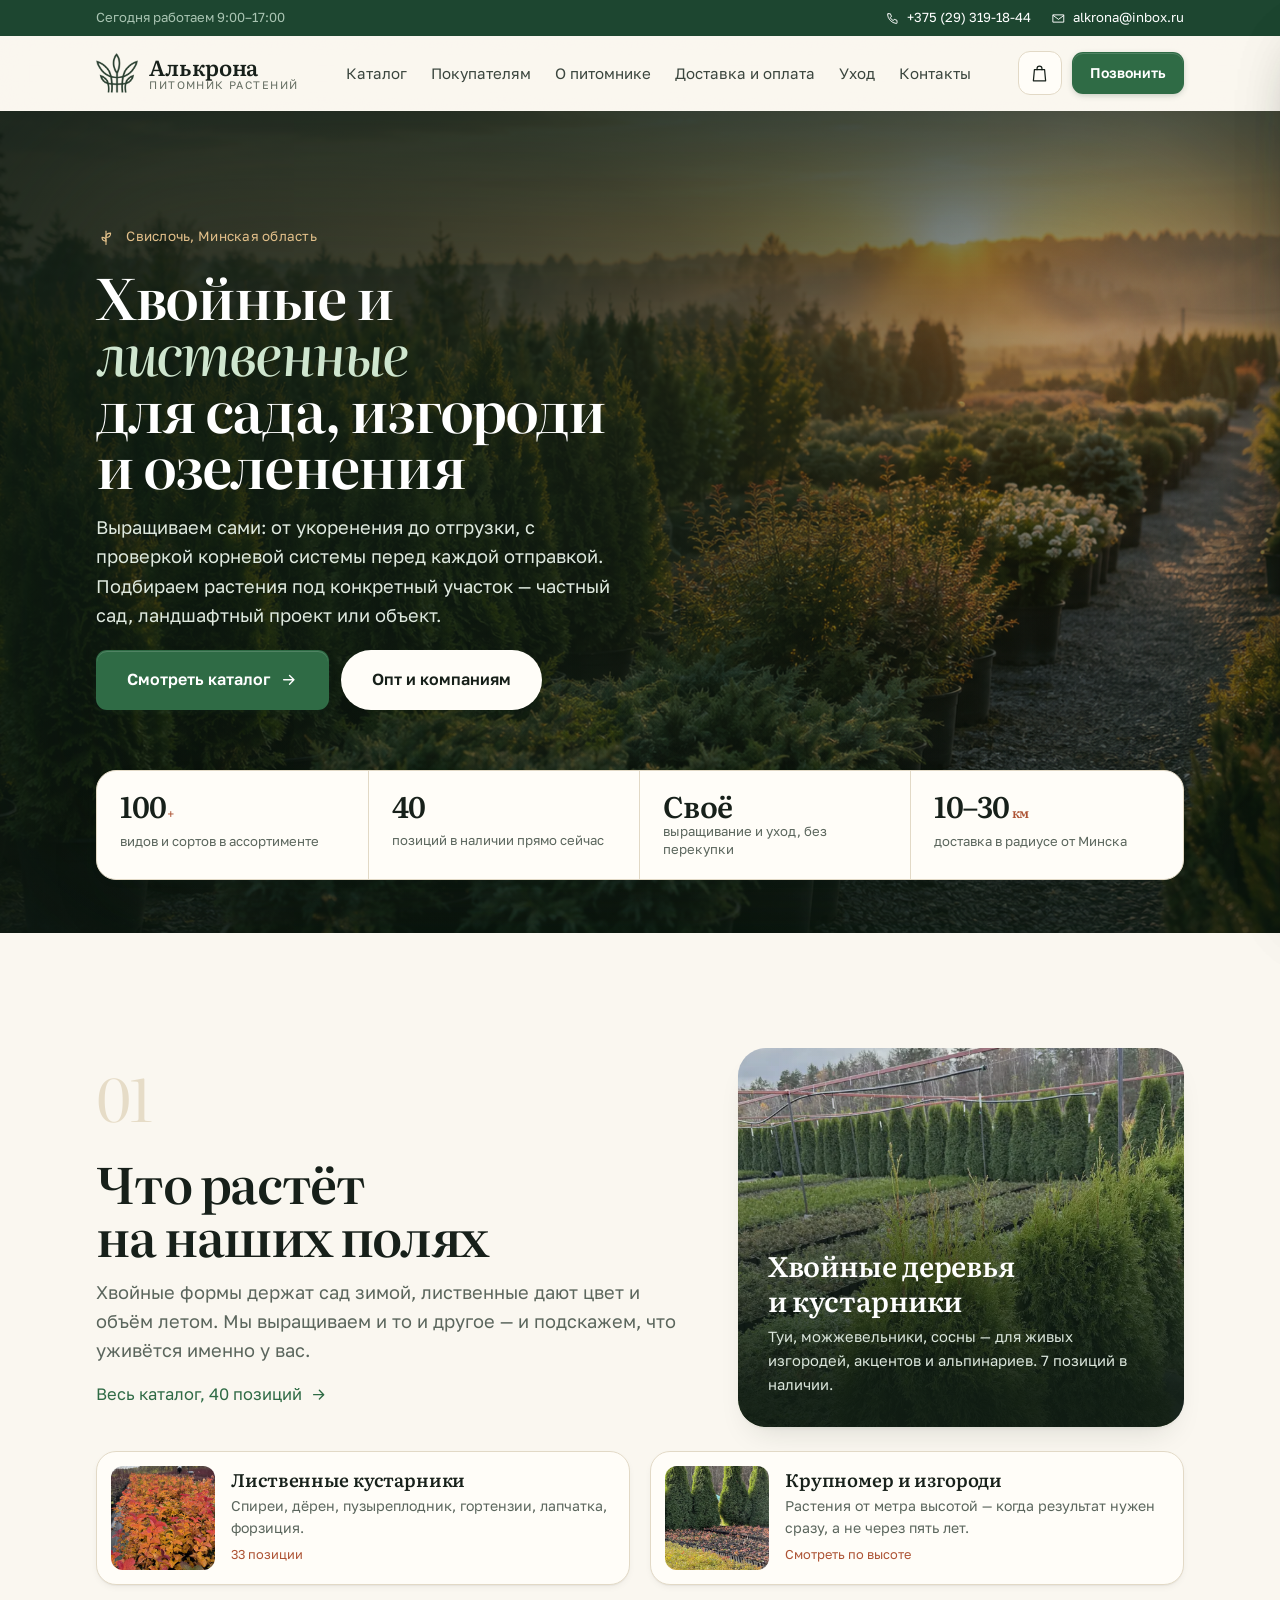
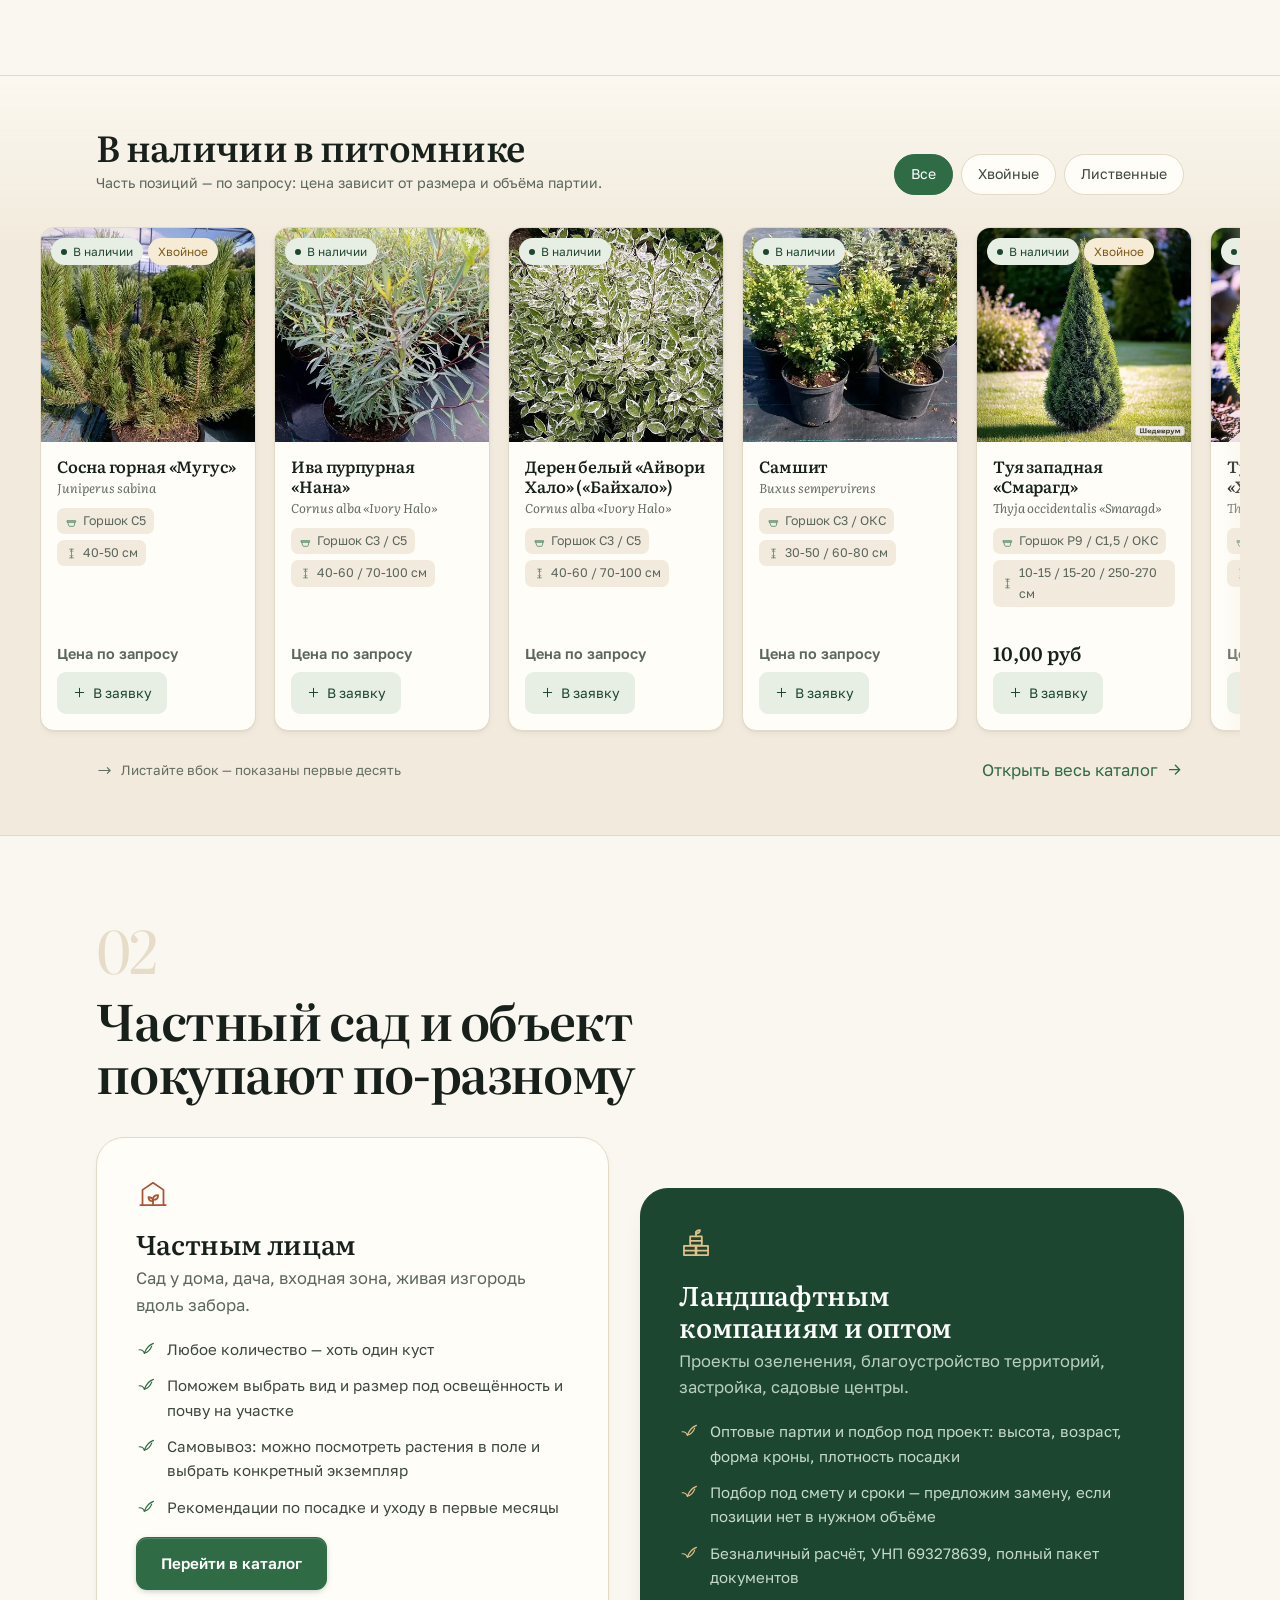
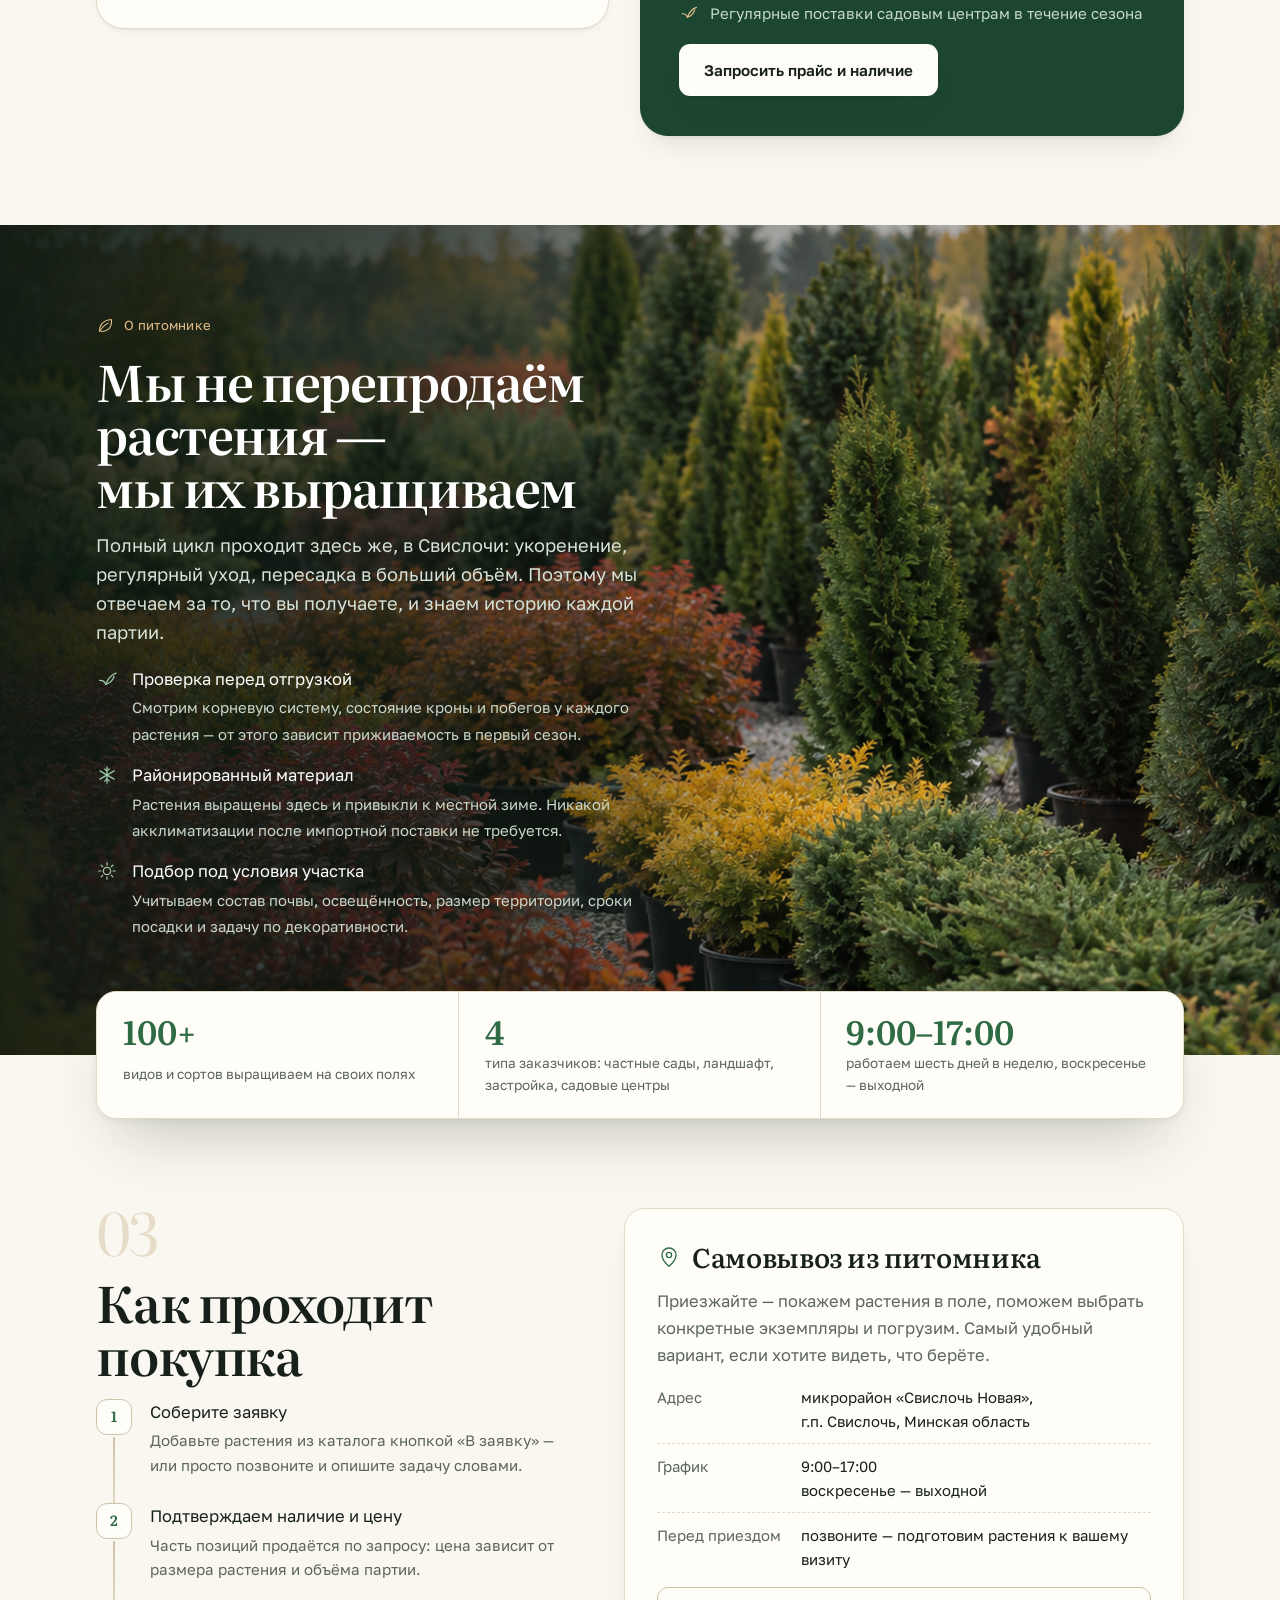
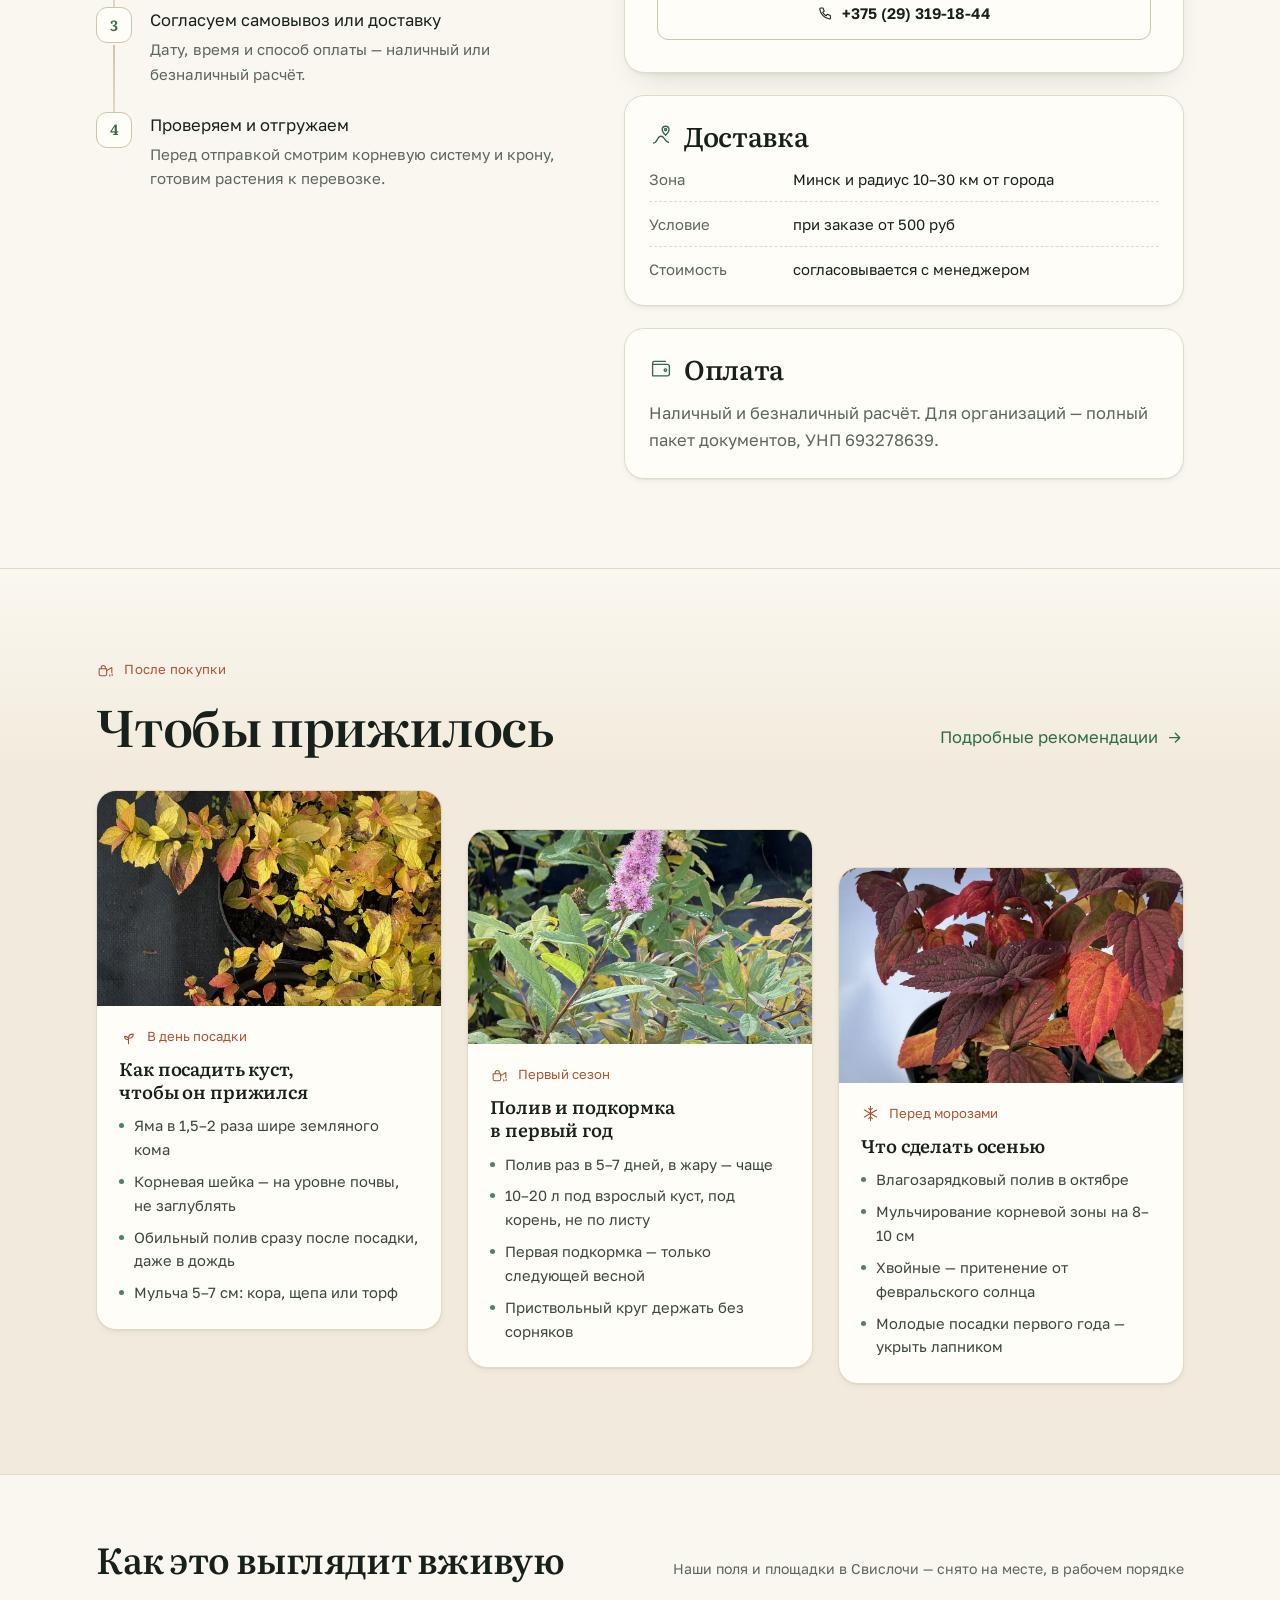
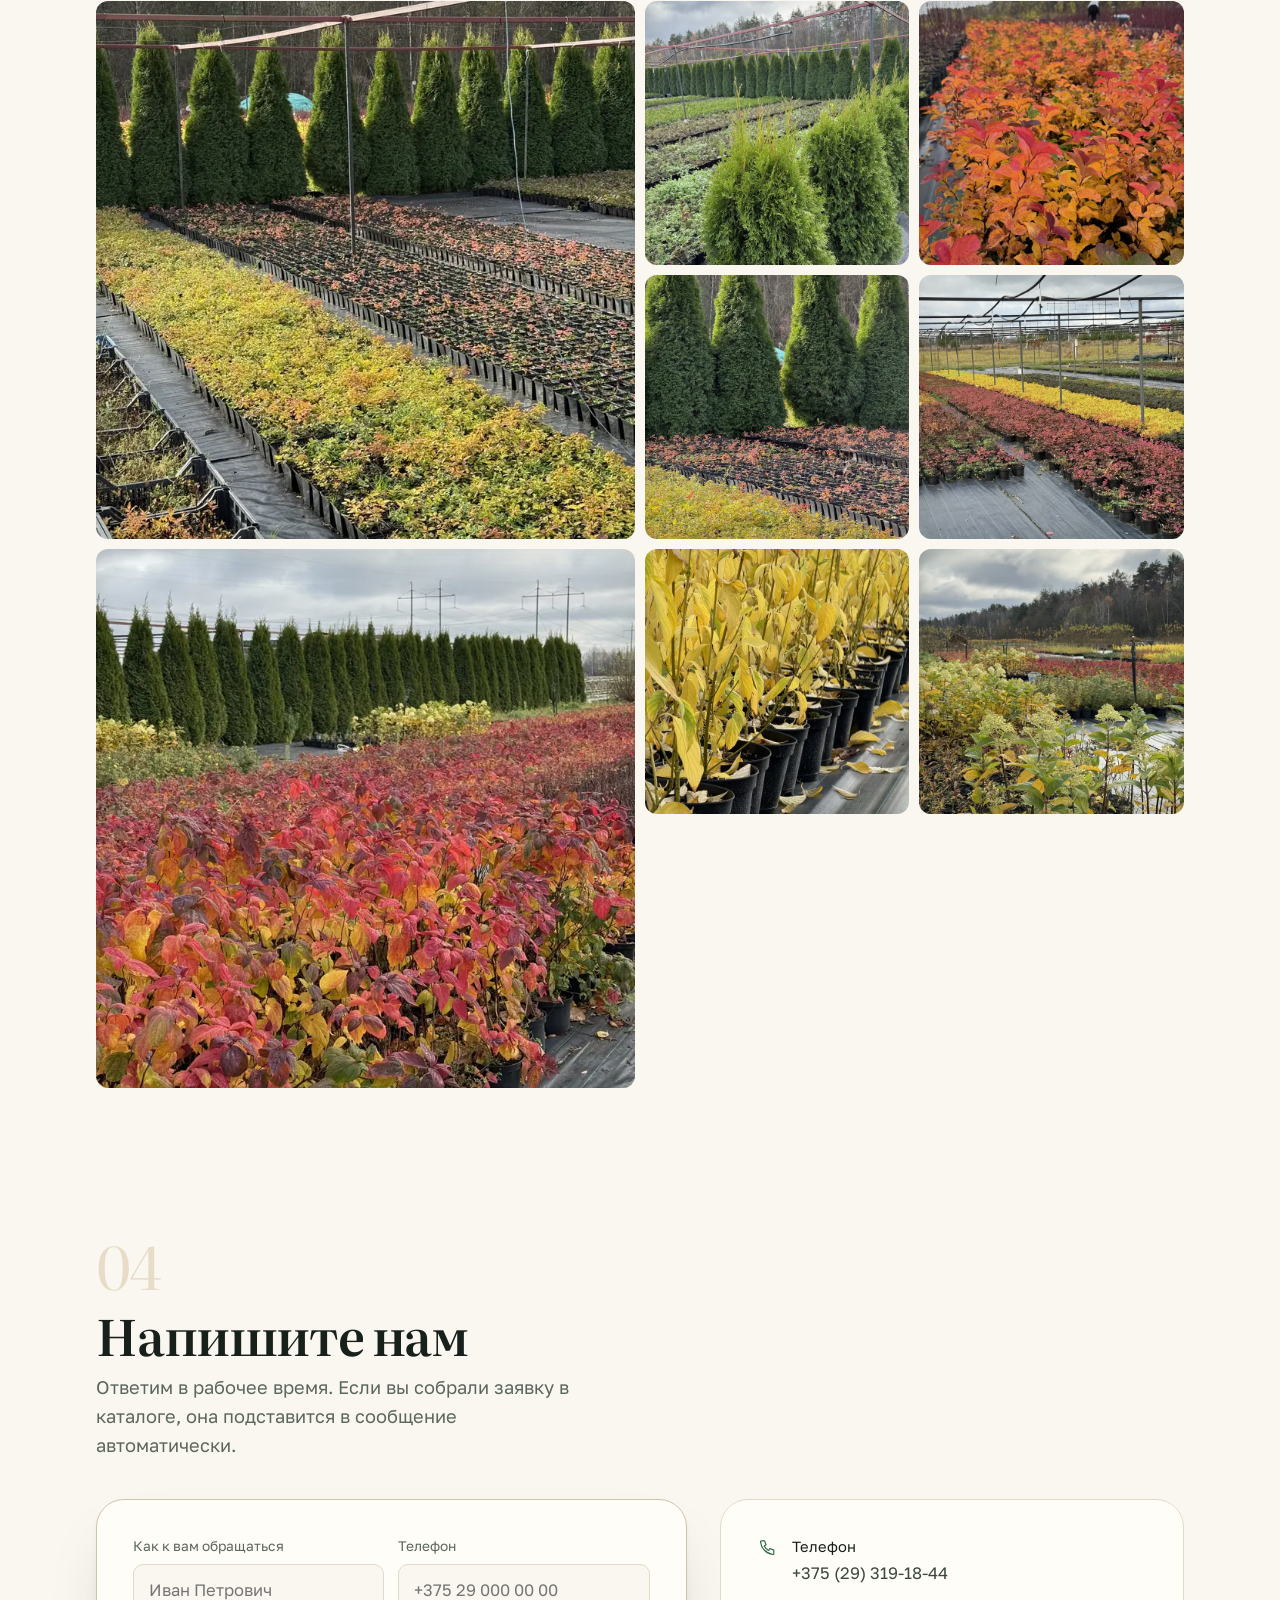
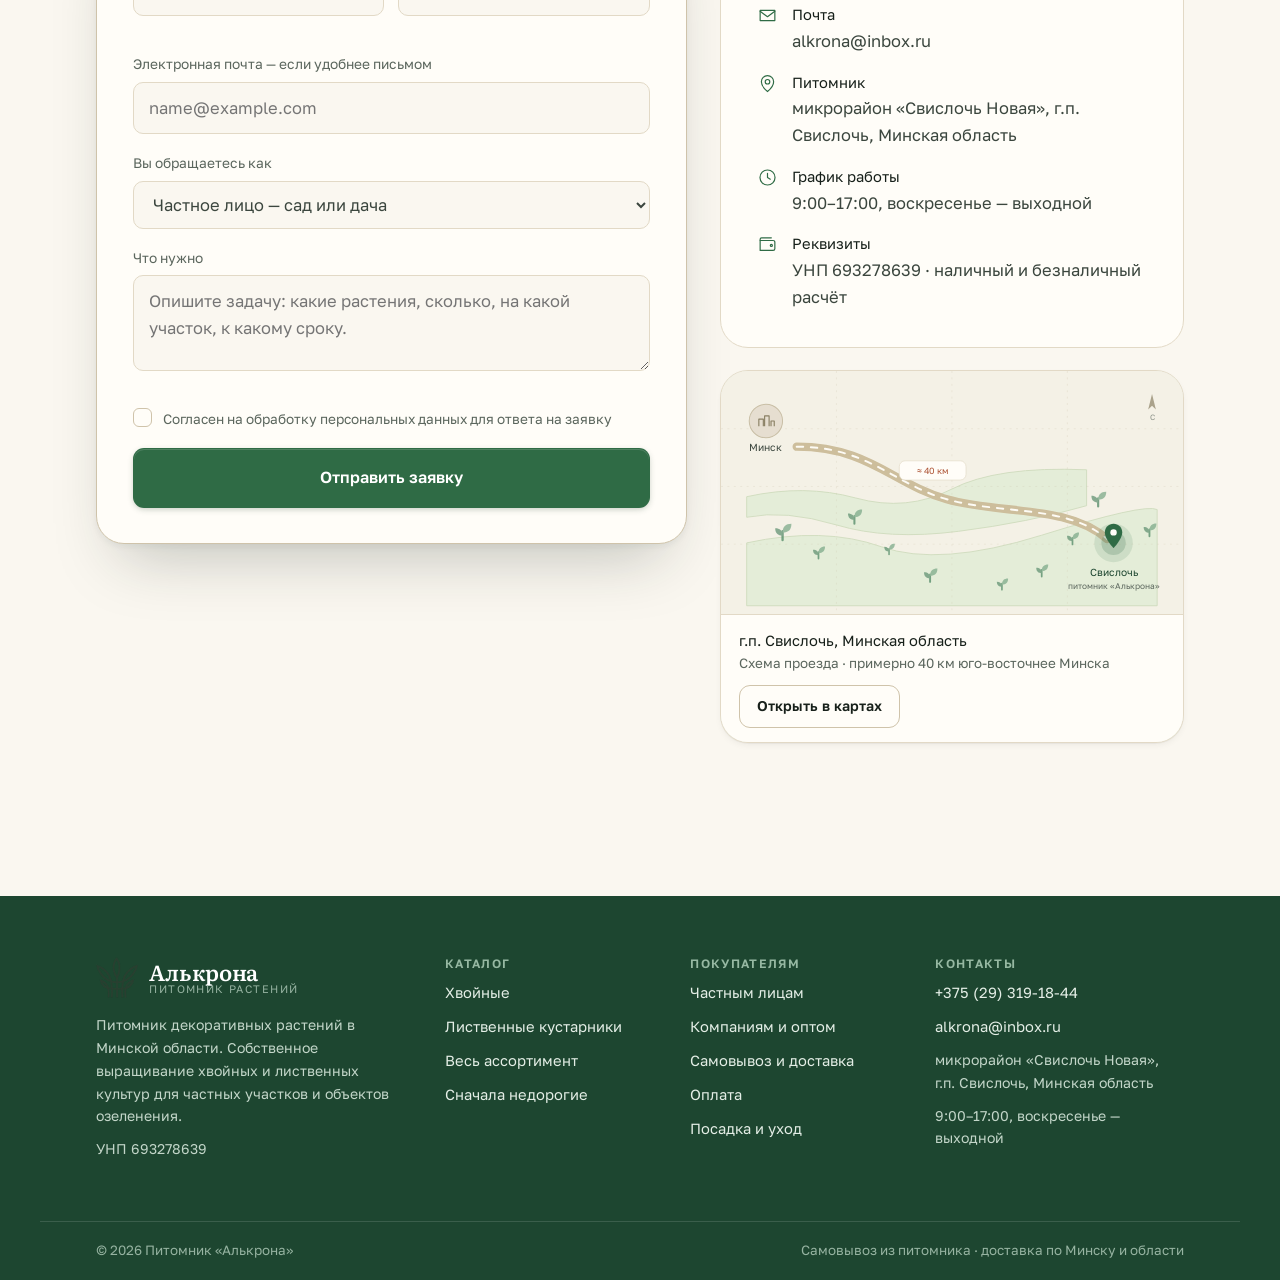
<file: index.html>
<!doctype html>
<html lang="ru">
<head>
<meta charset="utf-8">
<meta name="viewport" content="width=device-width, initial-scale=1">
<title>Питомник декоративных растений «Алькрона» — хвойные и кустарники, Минская область</title>
<meta name="description" content="Питомник Алькрона в Свислочи Минской области: собственное выращивание хвойных и лиственных декоративных кустарников. Каталог, самовывоз и доставка по Минску и области. Тел. +375 (29) 319-18-44.">
<meta name="theme-color" content="#1d4630">
<meta property="og:title" content="Питомник декоративных растений «Алькрона» — хвойные и кустарники, Минская область">
<meta property="og:description" content="Питомник Алькрона в Свислочи Минской области: собственное выращивание хвойных и лиственных декоративных кустарников. Каталог, самовывоз и доставка по Минску и области. Тел. +375 (29) 319-18-44.">
<meta property="og:type" content="website">
<meta property="og:locale" content="ru_RU">
<link rel="icon" href="assets/img/favicon.png" type="image/png">
<link rel="apple-touch-icon" href="assets/img/logo-mark-128.png">
<link rel="preconnect" href="https://fonts.googleapis.com">
<link rel="preconnect" href="https://fonts.gstatic.com" crossorigin>
<link href="https://fonts.googleapis.com/css2?family=Literata:ital,opsz,wght@0,7..72,400..700;1,7..72,400..600&family=Golos+Text:wght@400..700&display=swap" rel="stylesheet">
<link rel="stylesheet" href="assets/css/styles.css?v=1787279535">
</head>
<body>
<a class="skip" href="#main">Перейти к содержимому</a>

<div class="topbar">
  <div class="wrap">
    <span class="t-note" data-today>9:00–17:00, воскресенье — выходной</span>
    <span style="display:flex;gap:20px;flex-wrap:wrap;align-items:center">
      <a href="tel:+375293191844"><svg viewBox="0 0 24 24" fill="none" stroke="currentColor" stroke-linecap="round" stroke-linejoin="round" stroke-width="1.5" aria-hidden="true"><path d="M5 4.4h3.6l1.8 4.5-2.2 1.4a11.4 11.4 0 0 0 5.1 5.1l1.4-2.2 4.5 1.8V19a1 1 0 0 1-1.1 1A16.4 16.4 0 0 1 4 5.5 1 1 0 0 1 5 4.4z"/></svg>+375 (29) 319-18-44</a>
      <a href="mailto:alkrona@inbox.ru"><svg viewBox="0 0 24 24" fill="none" stroke="currentColor" stroke-linecap="round" stroke-linejoin="round" stroke-width="1.5" aria-hidden="true"><path d="M3.6 6.2h16.8v11.6H3.6z"/><path d="m3.6 7.2 8.4 6.2 8.4-6.2"/></svg>alkrona@inbox.ru</a>
    </span>
  </div>
</div>

<header class="header">
  <div class="wrap nav">
    <a class="brand" href="index.html" aria-label="Алькрона — на главную">
      <img src="assets/img/logo-mark-128.png" alt="" width="42" height="41">
      <span class="brand-txt"><b>Алькрона</b><span>питомник растений</span></span>
    </a>
    <nav class="nav-links" aria-label="Основное меню"><a href="catalog.html">Каталог</a><a href="#audience">Покупателям</a><a href="#about">О питомнике</a><a href="#buy">Доставка и оплата</a><a href="care.html">Уход</a><a href="#contacts">Контакты</a></nav>
    <div class="nav-actions">
      <button class="icon-btn" data-req-open aria-label="Открыть заявку" aria-haspopup="dialog">
        <svg viewBox="0 0 24 24" fill="none" stroke="currentColor" stroke-linecap="round" stroke-linejoin="round" stroke-width="1.4" aria-hidden="true"><path d="M6.2 7.6h11.6L19 20.4H5z"/><path d="M9.2 7.6V6.4a2.8 2.8 0 0 1 5.6 0v1.2"/></svg><span class="badge" data-req-count aria-hidden="true">0</span>
      </button>
      <a class="btn btn-primary btn-sm nav-call" href="tel:+375293191844">Позвонить</a>
      <button class="icon-btn burger" data-burger aria-label="Меню" aria-expanded="false"><svg viewBox="0 0 24 24" fill="none" stroke="currentColor" stroke-linecap="round" stroke-linejoin="round" stroke-width="1.4" aria-hidden="true"><path d="M4 8h16M4 16h16"/></svg></button>
    </div>
  </div>
</header>

<nav class="mobile-nav" aria-label="Мобильное меню">
  <div class="m-head">
    <span class="brand-txt"><b>Меню</b></span>
    <button class="icon-btn" data-close-nav aria-label="Закрыть меню"><svg viewBox="0 0 24 24" fill="none" stroke="currentColor" stroke-linecap="round" stroke-linejoin="round" stroke-width="1.4" aria-hidden="true"><path d="M6 6l12 12M18 6 6 18"/></svg></button>
  </div>
  <a href="catalog.html">Каталог</a><a href="#audience">Покупателям</a><a href="#about">О питомнике</a><a href="#buy">Доставка и оплата</a><a href="care.html">Уход</a><a href="#contacts">Контакты</a>
  <div class="m-foot">
    <a class="btn btn-primary btn-block" href="tel:+375293191844">+375 (29) 319-18-44</a>
    <a class="btn btn-outline btn-block" href="mailto:alkrona@inbox.ru">alkrona@inbox.ru</a>
    <p class="small muted">микрорайон «Свислочь Новая», г.п. Свислочь, Минская область<br>9:00–17:00, воскресенье — выходной</p>
  </div>
</nav>

<main id="main">

  <!-- ======================= ХИРО ======================= -->
  <section class="hero">
    <div class="hero-media">
      <img src="assets/img/hero_block.png"
           srcset="assets/img/hero_block.png 1200w,
                   assets/img/hero_block.png 1920w"
           sizes="100vw"
           alt="Ряды контейнерных растений в питомнике «Алькрона» под Свислочью"
           width="1920" height="1080" fetchpriority="high" decoding="async">
    </div>
    <div class="wrap hero-inner">
      <div class="hero-copy">
        <span class="hero-kicker"><svg viewBox="0 0 24 24" fill="none" stroke="currentColor" stroke-linecap="round" stroke-linejoin="round" stroke-width="1.35" aria-hidden="true"><path d="M12 21V5"/><path d="M12 12c0-3 2-4.6 5.5-4.6C17.5 11 15.5 12.6 12 12.6z"/><path d="M12 16.4c0-2.6-1.8-4-4.8-4 0 3.2 1.8 4.6 4.8 4.6z"/></svg>Свислочь, Минская область</span>
        <h1>Хвойные и <span class="em">лиственные</span><br>для сада, изгороди<br>и озеленения</h1>
        <p class="lede">Выращиваем сами: от укоренения до отгрузки, с проверкой корневой системы
           перед каждой отправкой. Подбираем растения под конкретный участок — частный сад,
           ландшафтный проект или объект.</p>
        <div class="hero-cta">
          <a class="btn btn-primary btn-lg" href="catalog.html">Смотреть каталог <svg viewBox="0 0 24 24" fill="none" stroke="currentColor" stroke-linecap="round" stroke-linejoin="round" stroke-width="1.9" aria-hidden="true"><path d="M5 12h14M13 6l6 6-6 6"/></svg></a>
          <a class="btn btn-white btn-lg btn-pill" href="#audience">Опт и компаниям</a>
        </div>
      </div>

      <div class="hero-facts">
        <div><b>100<span class="accent">+</span></b><span>видов и сортов в ассортименте</span></div>
        <div><b>40</b><span>позиций в наличии прямо сейчас</span></div>
        <div><b>Своё</b><span>выращивание и уход, без перекупки</span></div>
        <div><b>10–30<span class="accent"> км</span></b><span>доставка в радиусе от Минска</span></div>
      </div>
    </div>
  </section>

  <!-- ======================= ЧТО ВЫРАЩИВАЕМ — асимметричный сплит ======================= -->
  <section class="section" id="categories" style="padding-top:clamp(84px,9vw,132px)">
    <div class="wrap grow">
      <div class="grow-head">
        <span class="mark-num" aria-hidden="true">01</span>
        <h2 class="t-major">Что растёт<br>на наших полях</h2>
        <p class="lede">Хвойные формы держат сад зимой, лиственные дают цвет и объём летом.
           Мы выращиваем и то и другое — и подскажем, что уживётся именно у вас.</p>
        <a class="link-arrow" href="catalog.html">Весь каталог, 40 позиций <svg viewBox="0 0 24 24" fill="none" stroke="currentColor" stroke-linecap="round" stroke-linejoin="round" stroke-width="1.9" aria-hidden="true"><path d="M5 12h14M13 6l6 6-6 6"/></svg></a>
      </div>

      <a class="grow-lead" href="catalog.html?cat=hvojnye-derevya-i-kustarniki">
        <img src="assets/img/nursery/field-3924-sq.webp"
             alt="Туи и можжевельники на площадке питомника" width="700" height="700"
             loading="lazy" decoding="async">
        <span class="cap">
          <h3>Хвойные деревья и кустарники</h3>
          <p>Туи, можжевельники, сосны — для живых изгородей, акцентов и альпинариев.
             7 позиций в наличии.</p>
        </span>
      </a>
    </div>

    <div class="wrap" style="margin-top:clamp(16px,2vw,24px)">
      <div class="grow-side" style="grid-template-columns:1fr 1fr;display:grid">
        <a class="grow-card" href="catalog.html?cat=listvennye-kustarniki">
          <img src="assets/img/nursery/field-3826-sq.webp" alt="Спиреи в осенней окраске"
               width="700" height="700" loading="lazy" decoding="async">
          <span>
            <h3>Лиственные кустарники</h3>
            <p>Спиреи, дёрен, пузыреплодник, гортензии, лапчатка, форзиция.</p>
            <span class="n">33 позиции</span>
          </span>
        </a>
        <a class="grow-card" href="catalog.html?cat=&amp;sort=height-desc">
          <img src="assets/img/nursery/field-3897-sq.webp" alt="Ряды крупных хвойных"
               width="700" height="700" loading="lazy" decoding="async">
          <span>
            <h3>Крупномер и изгороди</h3>
            <p>Растения от метра высотой — когда результат нужен сразу, а не через пять лет.</p>
            <span class="n">Смотреть по высоте</span>
          </span>
        </a>
      </div>
    </div>
  </section>

  <!-- ======================= ЛЕНТА КАТАЛОГА ======================= -->
  <section class="section-tight section-sand" id="popular" style="overflow:hidden">
    <div class="wrap">
      <div class="ribbon-head">
        <div>
          <h2>В наличии в питомнике</h2>
          <p class="muted small" style="margin-top:6px">Часть позиций — по запросу: цена зависит
             от размера и объёма партии.</p>
        </div>
        <div style="display:flex;gap:8px;flex-wrap:wrap" role="group" aria-label="Фильтр по типу">
          <button class="chip" data-cat-chip="all" aria-pressed="true">Все</button>
          <button class="chip" data-cat-chip="hvojnye-derevya-i-kustarniki" aria-pressed="false">Хвойные</button>
          <button class="chip" data-cat-chip="listvennye-kustarniki" aria-pressed="false">Лиственные</button>
        </div>
      </div>
    </div>

    <div class="wrap ribbon-wrap">
      <div class="ribbon" data-grid tabindex="0" role="region" aria-label="Растения в наличии"></div>
      <div style="display:flex;flex-wrap:wrap;gap:16px;align-items:center;justify-content:space-between;margin-top:8px">
        <span class="ribbon-hint"><svg viewBox="0 0 24 24" fill="none" stroke="currentColor" stroke-linecap="round" stroke-linejoin="round" stroke-width="1.5" aria-hidden="true"><path d="M4 12h16M16 8l4 4-4 4"/></svg>Листайте вбок — показаны первые десять</span>
        <a class="link-arrow" href="catalog.html">Открыть весь каталог <svg viewBox="0 0 24 24" fill="none" stroke="currentColor" stroke-linecap="round" stroke-linejoin="round" stroke-width="1.9" aria-hidden="true"><path d="M5 12h14M13 6l6 6-6 6"/></svg></a>
      </div>
    </div>
  </section>

  <!-- ======================= КОМУ ПОДХОДИМ ======================= -->
  <section class="section" id="audience">
    <div class="wrap">
      <div style="max-width:62ch;margin-bottom:clamp(26px,3vw,40px)">
        <span class="mark-num" aria-hidden="true">02</span>
        <h2 class="t-major">Частный сад и объект<br>покупают по-разному</h2>
      </div>

      <div class="aud-grid">
        <div class="aud">
          <span class="aud-mark"><svg viewBox="0 0 24 24" fill="none" stroke="currentColor" stroke-linecap="round" stroke-linejoin="round" stroke-width="1.25" aria-hidden="true"><path d="M3 20.5h18"/><path d="M4.6 20.5V9.8l7.4-5 7.4 5v10.7"/><path d="M12 20.5v-4.2"/><path d="M12 16.6c0-2 1.3-3.1 3.6-3.1 0 2.1-1.3 3.3-3.6 3.3z"/><path d="M12 17.6c0-1.6-1.1-2.6-3.2-2.6 0 1.8 1.1 2.8 3.2 2.8z"/></svg></span>
          <div>
            <h3 class="t-minor">Частным лицам</h3>
            <p class="muted" style="margin-top:6px">Сад у дома, дача, входная зона,
               живая изгородь вдоль забора.</p>
          </div>
          <ul class="aud-list">
            <li><svg viewBox="0 0 24 24" fill="none" stroke="currentColor" stroke-linecap="round" stroke-linejoin="round" stroke-width="1.5" aria-hidden="true"><path d="M4 13.6c3.4-.2 5.6 1.4 6.6 4.4 2.4-7 6.2-10.6 11.4-12.4"/><path d="M10.6 18c4.6-1.4 7.6-4.4 9.2-9"/></svg><span>Любое количество — хоть один куст</span></li>
            <li><svg viewBox="0 0 24 24" fill="none" stroke="currentColor" stroke-linecap="round" stroke-linejoin="round" stroke-width="1.5" aria-hidden="true"><path d="M4 13.6c3.4-.2 5.6 1.4 6.6 4.4 2.4-7 6.2-10.6 11.4-12.4"/><path d="M10.6 18c4.6-1.4 7.6-4.4 9.2-9"/></svg><span>Поможем выбрать вид и размер под освещённость и почву на участке</span></li>
            <li><svg viewBox="0 0 24 24" fill="none" stroke="currentColor" stroke-linecap="round" stroke-linejoin="round" stroke-width="1.5" aria-hidden="true"><path d="M4 13.6c3.4-.2 5.6 1.4 6.6 4.4 2.4-7 6.2-10.6 11.4-12.4"/><path d="M10.6 18c4.6-1.4 7.6-4.4 9.2-9"/></svg><span>Самовывоз: можно посмотреть растения в поле и выбрать конкретный экземпляр</span></li>
            <li><svg viewBox="0 0 24 24" fill="none" stroke="currentColor" stroke-linecap="round" stroke-linejoin="round" stroke-width="1.5" aria-hidden="true"><path d="M4 13.6c3.4-.2 5.6 1.4 6.6 4.4 2.4-7 6.2-10.6 11.4-12.4"/><path d="M10.6 18c4.6-1.4 7.6-4.4 9.2-9"/></svg><span>Рекомендации по посадке и уходу в первые месяцы</span></li>
          </ul>
          <a class="btn btn-primary" href="catalog.html">Перейти в каталог</a>
        </div>

        <div class="aud aud-b">
          <span class="aud-mark"><svg viewBox="0 0 24 24" fill="none" stroke="currentColor" stroke-linecap="round" stroke-linejoin="round" stroke-width="1.25" aria-hidden="true"><path d="M3.5 13.4h8.2v6.4H3.5zM12.3 13.4h8.2v6.4h-8.2z"/><path d="M7.9 6.6h8.2V13H7.9z"/><path d="M3.5 16.6h8.2M12.3 16.6h8.2M7.9 9.8h8.2"/><path d="M12 6.6V3.4"/><path d="M12 4.4c0-1.4 1-2.2 2.8-2.2 0 1.5-1 2.4-2.8 2.4z"/></svg></span>
          <div>
            <h3 class="t-minor">Ландшафтным компаниям и оптом</h3>
            <p style="margin-top:6px;color:#b9d0c1">Проекты озеленения, благоустройство территорий,
               застройка, садовые центры.</p>
          </div>
          <ul class="aud-list">
            <li><svg viewBox="0 0 24 24" fill="none" stroke="currentColor" stroke-linecap="round" stroke-linejoin="round" stroke-width="1.5" aria-hidden="true"><path d="M4 13.6c3.4-.2 5.6 1.4 6.6 4.4 2.4-7 6.2-10.6 11.4-12.4"/><path d="M10.6 18c4.6-1.4 7.6-4.4 9.2-9"/></svg><span>Оптовые партии и подбор под проект: высота, возраст, форма кроны, плотность посадки</span></li>
            <li><svg viewBox="0 0 24 24" fill="none" stroke="currentColor" stroke-linecap="round" stroke-linejoin="round" stroke-width="1.5" aria-hidden="true"><path d="M4 13.6c3.4-.2 5.6 1.4 6.6 4.4 2.4-7 6.2-10.6 11.4-12.4"/><path d="M10.6 18c4.6-1.4 7.6-4.4 9.2-9"/></svg><span>Подбор под смету и сроки — предложим замену, если позиции нет в нужном объёме</span></li>
            <li><svg viewBox="0 0 24 24" fill="none" stroke="currentColor" stroke-linecap="round" stroke-linejoin="round" stroke-width="1.5" aria-hidden="true"><path d="M4 13.6c3.4-.2 5.6 1.4 6.6 4.4 2.4-7 6.2-10.6 11.4-12.4"/><path d="M10.6 18c4.6-1.4 7.6-4.4 9.2-9"/></svg><span>Безналичный расчёт, УНП 693278639, полный пакет документов</span></li>
            <li><svg viewBox="0 0 24 24" fill="none" stroke="currentColor" stroke-linecap="round" stroke-linejoin="round" stroke-width="1.5" aria-hidden="true"><path d="M4 13.6c3.4-.2 5.6 1.4 6.6 4.4 2.4-7 6.2-10.6 11.4-12.4"/><path d="M10.6 18c4.6-1.4 7.6-4.4 9.2-9"/></svg><span>Регулярные поставки садовым центрам в течение сезона</span></li>
          </ul>
          <a class="btn btn-white" href="#contacts">Запросить прайс и наличие</a>
        </div>
      </div>
    </div>
  </section>

  <!-- ======================= О ПИТОМНИКЕ — полоса во всю ширину ======================= -->
  <section class="band" id="about">
    <div class="band-media">
      <img src="assets/img/about_block.png"
           srcset="assets/img/about_block.png 1200w,
                   assets/img/about_block.png 1920w"
           sizes="100vw"
           alt="Поля питомника «Алькрона» под Свислочью" width="1920" height="1080"
           loading="lazy" decoding="async">
    </div>
    <div class="band-inner">
      <div class="wrap band-wrap">
        <div class="band-copy">
          <span class="mark-leaf" style="color:#e3c08a"><svg viewBox="0 0 24 24" fill="none" stroke="currentColor" stroke-linecap="round" stroke-linejoin="round" stroke-width="1.35" aria-hidden="true"><path d="M4.5 19.5C4 13 7.5 5.5 19.5 4.5c1 12-6.5 15.5-13 15"/><path d="M4.5 19.5c2.5-4.5 6-8 11-10.5"/></svg>О питомнике</span>
          <h2 class="t-major">Мы не перепродаём растения —<br>мы их выращиваем</h2>
          <p class="lede">Полный цикл проходит здесь же, в Свислочи: укоренение, регулярный уход,
             пересадка в больший объём. Поэтому мы отвечаем за то, что вы получаете,
             и знаем историю каждой партии.</p>
          <ul class="checks">
            <li><svg viewBox="0 0 24 24" fill="none" stroke="currentColor" stroke-linecap="round" stroke-linejoin="round" stroke-width="1.4" aria-hidden="true"><path d="M4 13.6c3.4-.2 5.6 1.4 6.6 4.4 2.4-7 6.2-10.6 11.4-12.4"/><path d="M10.6 18c4.6-1.4 7.6-4.4 9.2-9"/></svg><div><b>Проверка перед отгрузкой</b>
              <span>Смотрим корневую систему, состояние кроны и побегов у каждого растения —
              от этого зависит приживаемость в первый сезон.</span></div></li>
            <li><svg viewBox="0 0 24 24" fill="none" stroke="currentColor" stroke-linecap="round" stroke-linejoin="round" stroke-width="1.4" aria-hidden="true"><path d="M12 3v18M4.2 7.5l15.6 9M19.8 7.5l-15.6 9"/><path d="M9.6 5.4 12 7.8l2.4-2.4M9.6 18.6 12 16.2l2.4 2.4"/></svg><div><b>Районированный материал</b>
              <span>Растения выращены здесь и привыкли к местной зиме. Никакой акклиматизации
              после импортной поставки не требуется.</span></div></li>
            <li><svg viewBox="0 0 24 24" fill="none" stroke="currentColor" stroke-linecap="round" stroke-linejoin="round" stroke-width="1.4" aria-hidden="true"><circle cx="12" cy="12" r="4"/><path d="M12 3v2.4M12 18.6V21M3 12h2.4M18.6 12H21M5.6 5.6l1.7 1.7M16.7 16.7l1.7 1.7M18.4 5.6l-1.7 1.7M7.3 16.7l-1.7 1.7"/></svg><div><b>Подбор под условия участка</b>
              <span>Учитываем состав почвы, освещённость, размер территории, сроки посадки
              и задачу по декоративности.</span></div></li>
          </ul>
        </div>
      </div>
    </div>
  </section>

  <div class="wrap">
    <div class="band-stats">
      <div><b>100+</b><span>видов и сортов выращиваем на своих полях</span></div>
      <div><b>4</b><span>типа заказчиков: частные сады, ландшафт, застройка, садовые центры</span></div>
      <div><b>9:00–17:00</b><span>работаем шесть дней в неделю, воскресенье — выходной</span></div>
    </div>
  </div>

  <!-- ======================= КАК КУПИТЬ ======================= -->
  <section class="section" id="buy" style="padding-top:clamp(56px,7vw,96px)">
    <div class="wrap buy">
      <div>
        <span class="mark-num" aria-hidden="true">03</span>
        <h2 class="t-major" style="margin-bottom:18px">Как проходит<br>покупка</h2>
        <ol class="timeline">
          <li><span class="num">1</span>
            <div><b>Соберите заявку</b>
              <p>Добавьте растения из каталога кнопкой «В заявку» — или просто позвоните
                 и опишите задачу словами.</p></div></li>
          <li><span class="num">2</span>
            <div><b>Подтверждаем наличие и цену</b>
              <p>Часть позиций продаётся по запросу: цена зависит от размера растения
                 и объёма партии.</p></div></li>
          <li><span class="num">3</span>
            <div><b>Согласуем самовывоз или доставку</b>
              <p>Дату, время и способ оплаты — наличный или безналичный расчёт.</p></div></li>
          <li><span class="num">4</span>
            <div><b>Проверяем и отгружаем</b>
              <p>Перед отправкой смотрим корневую систему и крону, готовим растения
                 к перевозке.</p></div></li>
        </ol>
      </div>

      <div class="buy-cards">
        <div class="buy-card">
          <h3 class="t-minor"><svg viewBox="0 0 24 24" fill="none" stroke="currentColor" stroke-linecap="round" stroke-linejoin="round" stroke-width="1.35" aria-hidden="true"><path d="M12 21.2s7-5.7 7-11.2a7 7 0 1 0-14 0c0 5.5 7 11.2 7 11.2z"/><circle cx="12" cy="10" r="2.6"/></svg>Самовывоз из питомника</h3>
          <p class="muted">Приезжайте — покажем растения в поле, поможем выбрать конкретные
             экземпляры и погрузим. Самый удобный вариант, если хотите видеть, что берёте.</p>
          <div class="kv">
            <div><span class="k">Адрес</span><span class="v">микрорайон «Свислочь Новая»,<br>г.п. Свислочь, Минская область</span></div>
            <div><span class="k">График</span><span class="v">9:00–17:00<br>воскресенье — выходной</span></div>
            <div><span class="k">Перед приездом</span><span class="v">позвоните — подготовим растения к вашему визиту</span></div>
          </div>
          <a class="btn btn-outline" href="tel:+375293191844"><svg viewBox="0 0 24 24" fill="none" stroke="currentColor" stroke-linecap="round" stroke-linejoin="round" stroke-width="1.5" aria-hidden="true"><path d="M5 4.4h3.6l1.8 4.5-2.2 1.4a11.4 11.4 0 0 0 5.1 5.1l1.4-2.2 4.5 1.8V19a1 1 0 0 1-1.1 1A16.4 16.4 0 0 1 4 5.5 1 1 0 0 1 5 4.4z"/></svg>+375 (29) 319-18-44</a>
        </div>

        <div class="buy-card tight">
          <h3 class="t-minor"><svg viewBox="0 0 24 24" fill="none" stroke="currentColor" stroke-linecap="round" stroke-linejoin="round" stroke-width="1.35" aria-hidden="true"><path d="M4.5 20c4.4 0 3.2-6.8 7.4-6.8 4.2 0 3.4 6 7.6 6"/><path d="M16.6 3.2c1.9 0 3.4 1.5 3.4 3.4 0 2.5-3.4 5.6-3.4 5.6s-3.4-3.1-3.4-5.6c0-1.9 1.5-3.4 3.4-3.4z"/><circle cx="16.6" cy="6.6" r="1.1"/></svg>Доставка</h3>
          <div class="kv">
            <div><span class="k">Зона</span><span class="v">Минск и радиус 10–30 км от города</span></div>
            <div><span class="k">Условие</span><span class="v">при заказе от 500 руб</span></div>
            <div><span class="k">Стоимость</span><span class="v">согласовывается с менеджером</span></div>
          </div>
        </div>

        <div class="buy-card tight">
          <h3 class="t-minor"><svg viewBox="0 0 24 24" fill="none" stroke="currentColor" stroke-linecap="round" stroke-linejoin="round" stroke-width="1.35" aria-hidden="true"><path d="M3.6 7.4h14.8a2 2 0 0 1 2 2v7.4a2 2 0 0 1-2 2H3.6z"/><path d="M3.6 7.4V6a1.6 1.6 0 0 1 1.6-1.6h11.2"/><circle cx="16.4" cy="13.1" r="1.2"/></svg>Оплата</h3>
          <p class="muted">Наличный и безналичный расчёт. Для организаций — полный пакет
             документов, УНП 693278639.</p>
        </div>
      </div>
    </div>
  </section>

  <!-- ======================= УХОД ======================= -->
  <section class="section section-sand" id="care">
    <div class="wrap">
      <div style="display:flex;flex-wrap:wrap;gap:20px;align-items:flex-end;justify-content:space-between;margin-bottom:clamp(24px,3vw,40px)">
        <div style="max-width:46ch">
          <span class="mark-leaf"><svg viewBox="0 0 24 24" fill="none" stroke="currentColor" stroke-linecap="round" stroke-linejoin="round" stroke-width="1.35" aria-hidden="true"><path d="M4 11h9.5v6.6a2.4 2.4 0 0 1-2.4 2.4H6.4A2.4 2.4 0 0 1 4 17.6z"/><path d="M13.5 13.4 20 9.4v6.4"/><path d="M6.6 11V9.6a2.6 2.6 0 0 1 5.2 0V11"/><path d="M17.4 18.6v1.6M20.4 17.8v1.8"/></svg>После покупки</span>
          <h2 class="t-major" style="margin-top:12px">Чтобы прижилось</h2>
        </div>
        <a class="link-arrow" href="care.html">Подробные рекомендации <svg viewBox="0 0 24 24" fill="none" stroke="currentColor" stroke-linecap="round" stroke-linejoin="round" stroke-width="1.9" aria-hidden="true"><path d="M5 12h14M13 6l6 6-6 6"/></svg></a>
      </div>

      <div class="care-grid">
        <article class="care">
          <div class="care-media">
            <img src="assets/img/nursery/field-3971-w1200.webp" alt="" width="1200" height="675" loading="lazy" decoding="async">
          </div>
          <div class="care-body">
            <span class="care-ico"><svg viewBox="0 0 24 24" fill="none" stroke="currentColor" stroke-linecap="round" stroke-linejoin="round" stroke-width="1.35" aria-hidden="true"><path d="M12 21v-7"/><path d="M12 14c0-3.2 2-5 6-5 0 3.4-2 5.2-6 5.2z"/><path d="M12 16c0-2.6-1.7-4.2-5-4.2 0 2.8 1.7 4.4 5 4.4z"/></svg>В день посадки</span>
            <h3>Как посадить куст, чтобы он прижился</h3>
            <ul>
              <li>Яма в 1,5–2 раза шире земляного кома</li>
              <li>Корневая шейка — на уровне почвы, не заглублять</li>
              <li>Обильный полив сразу после посадки, даже в дождь</li>
              <li>Мульча 5–7 см: кора, щепа или торф</li>
            </ul>
          </div>
        </article>
        <article class="care">
          <div class="care-media">
            <img src="assets/img/nursery/field-4154-w1200.webp" alt="" width="1200" height="675" loading="lazy" decoding="async">
          </div>
          <div class="care-body">
            <span class="care-ico"><svg viewBox="0 0 24 24" fill="none" stroke="currentColor" stroke-linecap="round" stroke-linejoin="round" stroke-width="1.35" aria-hidden="true"><path d="M4 11h9.5v6.6a2.4 2.4 0 0 1-2.4 2.4H6.4A2.4 2.4 0 0 1 4 17.6z"/><path d="M13.5 13.4 20 9.4v6.4"/><path d="M6.6 11V9.6a2.6 2.6 0 0 1 5.2 0V11"/><path d="M17.4 18.6v1.6M20.4 17.8v1.8"/></svg>Первый сезон</span>
            <h3>Полив и подкормка в первый год</h3>
            <ul>
              <li>Полив раз в 5–7 дней, в жару — чаще</li>
              <li>10–20 л под взрослый куст, под корень, не по листу</li>
              <li>Первая подкормка — только следующей весной</li>
              <li>Приствольный круг держать без сорняков</li>
            </ul>
          </div>
        </article>
        <article class="care">
          <div class="care-media">
            <img src="assets/img/nursery/field-3748-w1200.webp" alt="" width="1200" height="675" loading="lazy" decoding="async">
          </div>
          <div class="care-body">
            <span class="care-ico"><svg viewBox="0 0 24 24" fill="none" stroke="currentColor" stroke-linecap="round" stroke-linejoin="round" stroke-width="1.35" aria-hidden="true"><path d="M12 3v18M4.2 7.5l15.6 9M19.8 7.5l-15.6 9"/><path d="M9.6 5.4 12 7.8l2.4-2.4M9.6 18.6 12 16.2l2.4 2.4"/></svg>Перед морозами</span>
            <h3>Что сделать осенью</h3>
            <ul>
              <li>Влагозарядковый полив в октябре</li>
              <li>Мульчирование корневой зоны на 8–10 см</li>
              <li>Хвойные — притенение от февральского солнца</li>
              <li>Молодые посадки первого года — укрыть лапником</li>
            </ul>
          </div>
        </article>
      </div>
    </div>
  </section>

  <!-- ======================= ГАЛЕРЕЯ ======================= -->
  <section class="section-tight" id="gallery" style="padding-block:clamp(44px,5vw,72px)">
    <div class="wrap">
      <div style="display:flex;flex-wrap:wrap;gap:16px;align-items:baseline;justify-content:space-between;margin-bottom:20px">
        <h2>Как это выглядит вживую</h2>
        <p class="small muted">Наши поля и площадки в Свислочи — снято на месте, в рабочем порядке</p>
      </div>
      <div class="gallery"><button data-shot="assets/img/nursery/field-3894-1600.webp" data-cap="Ряды контейнерных растений в питомнике" aria-label="Открыть фото: Ряды контейнерных растений в питомнике"><img src="assets/img/nursery/field-3894-sq.webp" alt="Ряды контейнерных растений в питомнике" width="700" height="700" loading="lazy" decoding="async"></button><button data-shot="assets/img/nursery/field-3924-1600.webp" data-cap="Туи и можжевельники на площадке" aria-label="Открыть фото: Туи и можжевельники на площадке"><img src="assets/img/nursery/field-3924-sq.webp" alt="Туи и можжевельники на площадке" width="700" height="700" loading="lazy" decoding="async"></button><button data-shot="assets/img/nursery/field-3826-1600.webp" data-cap="Спиреи в осенней окраске" aria-label="Открыть фото: Спиреи в осенней окраске"><img src="assets/img/nursery/field-3826-sq.webp" alt="Спиреи в осенней окраске" width="700" height="700" loading="lazy" decoding="async"></button><button data-shot="assets/img/nursery/field-3897-1600.webp" data-cap="Живая изгородь из хвойных" aria-label="Открыть фото: Живая изгородь из хвойных"><img src="assets/img/nursery/field-3897-sq.webp" alt="Живая изгородь из хвойных" width="700" height="700" loading="lazy" decoding="async"></button><button data-shot="assets/img/nursery/field-3942-1600.webp" data-cap="Поля питомника под Свислочью" aria-label="Открыть фото: Поля питомника под Свислочью"><img src="assets/img/nursery/field-3942-sq.webp" alt="Поля питомника под Свислочью" width="700" height="700" loading="lazy" decoding="async"></button><button data-shot="assets/img/nursery/field-3709-1600.webp" data-cap="Дёрен и спирея, подготовка к отгрузке" aria-label="Открыть фото: Дёрен и спирея, подготовка к отгрузке"><img src="assets/img/nursery/field-3709-sq.webp" alt="Дёрен и спирея, подготовка к отгрузке" width="700" height="700" loading="lazy" decoding="async"></button><button data-shot="assets/img/nursery/field-3721-1600.webp" data-cap="Контейнеры С3 и С5 на площадке" aria-label="Открыть фото: Контейнеры С3 и С5 на площадке"><img src="assets/img/nursery/field-3721-sq.webp" alt="Контейнеры С3 и С5 на площадке" width="700" height="700" loading="lazy" decoding="async"></button><button data-shot="assets/img/nursery/field-3685-1600.webp" data-cap="Гортензии и кустарники в поле" aria-label="Открыть фото: Гортензии и кустарники в поле"><img src="assets/img/nursery/field-3685-sq.webp" alt="Гортензии и кустарники в поле" width="700" height="700" loading="lazy" decoding="async"></button></div>
    </div>
  </section>

  <!-- ======================= КОНТАКТЫ ======================= -->
  <section class="section" id="contacts">
    <div class="wrap">
      <div style="max-width:50ch;margin-bottom:clamp(24px,3vw,38px)">
        <span class="mark-num" aria-hidden="true">04</span>
        <h2 class="t-major">Напишите нам</h2>
        <p class="lede" style="margin-top:12px">Ответим в рабочее время. Если вы собрали заявку
           в каталоге, она подставится в сообщение автоматически.</p>
      </div>

      <div class="contact-grid">
        <form class="contact-card form" data-form data-order-form novalidate>
          <div class="two">
            <div class="field">
              <label for="f-name">Как к вам обращаться</label>
              <input id="f-name" name="name" type="text" required autocomplete="name" placeholder="Иван Петрович">
              <span class="msg" aria-live="polite"></span>
            </div>
            <div class="field">
              <label for="f-phone">Телефон</label>
              <input id="f-phone" name="phone" type="tel" required autocomplete="tel" placeholder="+375 29 000 00 00">
              <span class="msg" aria-live="polite"></span>
            </div>
          </div>
          <div class="field">
            <label for="f-email">Электронная почта <span class="muted">— если удобнее письмом</span></label>
            <input id="f-email" name="email" type="email" autocomplete="email" placeholder="name@example.com">
          </div>
          <div class="field">
            <label for="f-who">Вы обращаетесь как</label>
            <select id="f-who" name="who">
              <option>Частное лицо — сад или дача</option>
              <option>Ландшафтная компания — проект</option>
              <option>Застройщик — благоустройство территории</option>
              <option>Садовый центр — закупка партии</option>
            </select>
          </div>
          <div class="field">
            <label for="f-msg">Что нужно</label>
            <textarea id="f-msg" name="message" required
              placeholder="Опишите задачу: какие растения, сколько, на какой участок, к какому сроку."></textarea>
            <span class="msg" aria-live="polite"></span>
          </div>
          <label class="consent">
            <input type="checkbox" name="consent" required>
            <span>Согласен на обработку персональных данных для ответа на заявку</span>
          </label>
          <button class="btn btn-primary btn-lg" type="submit">Отправить заявку</button>
          <div class="form-ok" data-form-done hidden><svg viewBox="0 0 24 24" fill="none" stroke="currentColor" stroke-linecap="round" stroke-linejoin="round" stroke-width="2" aria-hidden="true"><path d="M4.4 12.6 9.6 18 20 6.4"/></svg>
            <span>Заявка отправлена. Перезвоним в рабочее время.</span></div>
        </form>

        <div style="display:grid;gap:clamp(16px,2vw,22px)">
          <div class="contact-card">
            <div class="contact-rows">
              <div class="crow"><svg viewBox="0 0 24 24" fill="none" stroke="currentColor" stroke-linecap="round" stroke-linejoin="round" stroke-width="1.35" aria-hidden="true"><path d="M5 4.4h3.6l1.8 4.5-2.2 1.4a11.4 11.4 0 0 0 5.1 5.1l1.4-2.2 4.5 1.8V19a1 1 0 0 1-1.1 1A16.4 16.4 0 0 1 4 5.5 1 1 0 0 1 5 4.4z"/></svg><div><b>Телефон</b>
                <a href="tel:+375293191844">+375 (29) 319-18-44</a></div></div>
              <div class="crow"><svg viewBox="0 0 24 24" fill="none" stroke="currentColor" stroke-linecap="round" stroke-linejoin="round" stroke-width="1.35" aria-hidden="true"><path d="M3.6 6.2h16.8v11.6H3.6z"/><path d="m3.6 7.2 8.4 6.2 8.4-6.2"/></svg><div><b>Почта</b>
                <a href="mailto:alkrona@inbox.ru">alkrona@inbox.ru</a></div></div>
              <div class="crow"><svg viewBox="0 0 24 24" fill="none" stroke="currentColor" stroke-linecap="round" stroke-linejoin="round" stroke-width="1.35" aria-hidden="true"><path d="M12 21.2s7-5.7 7-11.2a7 7 0 1 0-14 0c0 5.5 7 11.2 7 11.2z"/><circle cx="12" cy="10" r="2.6"/></svg><div><b>Питомник</b>
                <span>микрорайон «Свислочь Новая», г.п. Свислочь, Минская область</span></div></div>
              <div class="crow"><svg viewBox="0 0 24 24" fill="none" stroke="currentColor" stroke-linecap="round" stroke-linejoin="round" stroke-width="1.35" aria-hidden="true"><circle cx="12" cy="12" r="8.6"/><path d="M12 7.2V12l3.2 2"/></svg><div><b>График работы</b>
                <span>9:00–17:00, воскресенье — выходной</span></div></div>
              <div class="crow"><svg viewBox="0 0 24 24" fill="none" stroke="currentColor" stroke-linecap="round" stroke-linejoin="round" stroke-width="1.35" aria-hidden="true"><path d="M3.6 7.4h14.8a2 2 0 0 1 2 2v7.4a2 2 0 0 1-2 2H3.6z"/><path d="M3.6 7.4V6a1.6 1.6 0 0 1 1.6-1.6h11.2"/><circle cx="16.4" cy="13.1" r="1.2"/></svg><div><b>Реквизиты</b>
                <span>УНП 693278639 · наличный и безналичный расчёт</span></div></div>
            </div>
          </div>

          <div class="locator">
            <svg viewBox="0 0 720 380" role="img"
     aria-label="Схема проезда: питомник «Алькрона» в г.п. Свислочь, примерно 40 километров юго-восточнее Минска">
  <rect width="720" height="380" fill="#f4f1e6"/>
  <path d="M40 268q120-26 210 6t250-18 180-40v150H40z" fill="#e4edd8" stroke="#cfdcbe" stroke-width="1.4"/><path d="M40 196q90-20 170 2t150-14 210-30v56q-90 26-200 40t-190-10-140-12z" fill="#e4edd8" stroke="#cfdcbe" stroke-width="1.4"/>
  <g opacity=".35" stroke="#c9bfa6" stroke-width="1" stroke-dasharray="3 7">
    <path d="M0 90h720M0 180h720M0 270h720M180 0v380M360 0v380M540 0v380"/>
  </g>
  <g transform="translate(96 236) scale(2.3)" opacity=".72"><path d="M0 12V6" stroke="#4a8560" stroke-width="1.6" stroke-linecap="round"/><path d="M0 7c0-4 2-6 6-6 0 4-2 6-6 6z" fill="#7aa887"/><path d="M0 9c0-3.4-1.8-5-5-5 0 3.4 1.8 5 5 5z" fill="#5e9070"/></g><g transform="translate(152 272) scale(1.7)" opacity=".72"><path d="M0 12V6" stroke="#4a8560" stroke-width="1.6" stroke-linecap="round"/><path d="M0 7c0-4 2-6 6-6 0 4-2 6-6 6z" fill="#7aa887"/><path d="M0 9c0-3.4-1.8-5-5-5 0 3.4 1.8 5 5 5z" fill="#5e9070"/></g><g transform="translate(208 214) scale(2.0)" opacity=".72"><path d="M0 12V6" stroke="#4a8560" stroke-width="1.6" stroke-linecap="round"/><path d="M0 7c0-4 2-6 6-6 0 4-2 6-6 6z" fill="#7aa887"/><path d="M0 9c0-3.4-1.8-5-5-5 0 3.4 1.8 5 5 5z" fill="#5e9070"/></g><g transform="translate(588 186) scale(2.1)" opacity=".72"><path d="M0 12V6" stroke="#4a8560" stroke-width="1.6" stroke-linecap="round"/><path d="M0 7c0-4 2-6 6-6 0 4-2 6-6 6z" fill="#7aa887"/><path d="M0 9c0-3.4-1.8-5-5-5 0 3.4 1.8 5 5 5z" fill="#5e9070"/></g><g transform="translate(548 250) scale(1.7)" opacity=".72"><path d="M0 12V6" stroke="#4a8560" stroke-width="1.6" stroke-linecap="round"/><path d="M0 7c0-4 2-6 6-6 0 4-2 6-6 6z" fill="#7aa887"/><path d="M0 9c0-3.4-1.8-5-5-5 0 3.4 1.8 5 5 5z" fill="#5e9070"/></g><g transform="translate(668 236) scale(1.8)" opacity=".72"><path d="M0 12V6" stroke="#4a8560" stroke-width="1.6" stroke-linecap="round"/><path d="M0 7c0-4 2-6 6-6 0 4-2 6-6 6z" fill="#7aa887"/><path d="M0 9c0-3.4-1.8-5-5-5 0 3.4 1.8 5 5 5z" fill="#5e9070"/></g><g transform="translate(326 306) scale(1.9)" opacity=".72"><path d="M0 12V6" stroke="#4a8560" stroke-width="1.6" stroke-linecap="round"/><path d="M0 7c0-4 2-6 6-6 0 4-2 6-6 6z" fill="#7aa887"/><path d="M0 9c0-3.4-1.8-5-5-5 0 3.4 1.8 5 5 5z" fill="#5e9070"/></g><g transform="translate(438 322) scale(1.6)" opacity=".72"><path d="M0 12V6" stroke="#4a8560" stroke-width="1.6" stroke-linecap="round"/><path d="M0 7c0-4 2-6 6-6 0 4-2 6-6 6z" fill="#7aa887"/><path d="M0 9c0-3.4-1.8-5-5-5 0 3.4 1.8 5 5 5z" fill="#5e9070"/></g><g transform="translate(262 268) scale(1.5)" opacity=".72"><path d="M0 12V6" stroke="#4a8560" stroke-width="1.6" stroke-linecap="round"/><path d="M0 7c0-4 2-6 6-6 0 4-2 6-6 6z" fill="#7aa887"/><path d="M0 9c0-3.4-1.8-5-5-5 0 3.4 1.8 5 5 5z" fill="#5e9070"/></g><g transform="translate(500 300) scale(1.7)" opacity=".72"><path d="M0 12V6" stroke="#4a8560" stroke-width="1.6" stroke-linecap="round"/><path d="M0 7c0-4 2-6 6-6 0 4-2 6-6 6z" fill="#7aa887"/><path d="M0 9c0-3.4-1.8-5-5-5 0 3.4 1.8 5 5 5z" fill="#5e9070"/></g>

  <!-- дорога Минск → Свислочь -->
  <path d="M118 118C230 118 268 176 352 200s188 8 250 62"
        fill="none" stroke="#cdbe9c" stroke-width="13" stroke-linecap="round"/>
  <path d="M118 118C230 118 268 176 352 200s188 8 250 62"
        fill="none" stroke="#fdfbf5" stroke-width="3" stroke-dasharray="10 12" stroke-linecap="round"/>

  <!-- Минск -->
  <g transform="translate(70 78)">
    <circle r="26" fill="#e6ded0" stroke="#c9bfa6" stroke-width="1.6"/>
    <path d="M-11 8v-11h7v11M-2 8v-16h7v16M8 8v-8h5v8" fill="none" stroke="#8a8064" stroke-width="1.8" stroke-linejoin="round"/>
    <text x="0" y="46" text-anchor="middle" font-family="Golos Text, sans-serif"
          font-size="16" font-weight="600" fill="#3b463e">Минск</text>
  </g>

  <!-- расстояние -->
  <g transform="translate(330 156)">
    <rect x="-52" y="-16" width="104" height="30" rx="9" fill="#fffdf8" stroke="#e2d9c6"/>
    <text x="0" y="4" text-anchor="middle" font-family="Golos Text, sans-serif"
          font-size="14" font-weight="600" fill="#ad5334">≈ 40 км</text>
  </g>

  <!-- питомник -->
  <g transform="translate(612 268)">
    <circle r="30" fill="#2f6b45" opacity=".12"/>
    <circle r="19" fill="#2f6b45" opacity=".2"/>
    <path d="M0-30c7.6 0 13.6 6 13.6 13.6C13.6-6.4 0 8 0 8s-13.6-14.4-13.6-24.4C-13.6-24 -7.6-30 0-30z"
          fill="#2f6b45"/>
    <circle cy="-16.4" r="5" fill="#fffdf8"/>
    <text x="0" y="52" text-anchor="middle" font-family="Golos Text, sans-serif"
          font-size="16" font-weight="600" fill="#1d4630">Свислочь</text>
    <text x="0" y="72" text-anchor="middle" font-family="Golos Text, sans-serif"
          font-size="13" fill="#5b665d">питомник «Алькрона»</text>
  </g>

  <!-- север -->
  <g transform="translate(672 56)" opacity=".7">
    <path d="M0-20 6 4 0-2-6 4z" fill="#8a8064"/>
    <text x="0" y="20" text-anchor="middle" font-family="Golos Text, sans-serif"
          font-size="12" font-weight="600" fill="#5b665d">С</text>
  </g>
</svg>
            <div class="locator-foot">
              <span><b>г.п. Свислочь, Минская область</b>
                <span>Схема проезда · примерно 40 км юго-восточнее Минска</span></span>
              <a class="btn btn-outline btn-sm" target="_blank" rel="noopener"
                 href="https://yandex.by/maps/?text=Свислочь%20Минская%20область">Открыть в картах</a>
            </div>
          </div>
        </div>
      </div>
    </div>
  </section>
</main>

<footer class="footer">
  <div class="wrap footer-top">
    <div class="fcol">
      <a class="brand" href="index.html" aria-label="Алькрона — на главную" style="margin-bottom:6px">
        <img src="assets/img/logo-mark-128.png" alt="" width="42" height="41">
        <span class="brand-txt"><b>Алькрона</b><span>питомник растений</span></span>
      </a>
      <p class="small">Питомник декоративных растений в Минской области. Собственное выращивание
         хвойных и лиственных культур для частных участков и объектов озеленения.</p>
      <p class="small">УНП 693278639</p>
    </div>
    <div class="fcol">
      <h3>Каталог</h3>
      <a href="catalog.html?cat=hvojnye-derevya-i-kustarniki">Хвойные</a>
      <a href="catalog.html?cat=listvennye-kustarniki">Лиственные кустарники</a>
      <a href="catalog.html">Весь ассортимент</a>
      <a href="catalog.html?sort=price-asc">Сначала недорогие</a>
    </div>
    <div class="fcol">
      <h3>Покупателям</h3>
      <a href="index.html#audience">Частным лицам</a>
      <a href="index.html#audience">Компаниям и оптом</a>
      <a href="index.html#buy">Самовывоз и доставка</a>
      <a href="index.html#buy">Оплата</a>
      <a href="care.html">Посадка и уход</a>
    </div>
    <div class="fcol">
      <h3>Контакты</h3>
      <a href="tel:+375293191844">+375 (29) 319-18-44</a>
      <a href="mailto:alkrona@inbox.ru">alkrona@inbox.ru</a>
      <p class="small">микрорайон «Свислочь Новая»,<br>г.п. Свислочь, Минская область</p>
      <p class="small">9:00–17:00, воскресенье — выходной</p>
    </div>
  </div>
  <div class="wrap footer-bot">
    <span>© <span data-year>2026</span> Питомник «Алькрона»</span>
    <span>Самовывоз из питомника · доставка по Минску и области</span>
  </div>
</footer>

<div class="scrim" data-scrim></div>

<aside class="drawer" data-drawer role="dialog" aria-modal="true" aria-label="Заявка на растения">
  <div class="drawer-head">
    <h2 class="t-minor">Ваша заявка</h2>
    <button class="icon-btn" data-req-close aria-label="Закрыть заявку"><svg viewBox="0 0 24 24" fill="none" stroke="currentColor" stroke-linecap="round" stroke-linejoin="round" stroke-width="1.4" aria-hidden="true"><path d="M6 6l12 12M18 6 6 18"/></svg></button>
  </div>
  <div class="drawer-body" data-req-body></div>
  <div class="drawer-foot" data-req-foot></div>
</aside>

<div class="modal" data-modal role="dialog" aria-modal="true" aria-label="Карточка растения">
  <div class="modal-box"></div>
</div>

<div class="lightbox" data-lightbox role="dialog" aria-modal="true" aria-label="Просмотр фотографии">
  <img alt="" width="1600" height="1200">
  <button class="icon-btn round lb-close" aria-label="Закрыть просмотр"><svg viewBox="0 0 24 24" fill="none" stroke="currentColor" stroke-linecap="round" stroke-linejoin="round" stroke-width="1.4" aria-hidden="true"><path d="M6 6l12 12M18 6 6 18"/></svg></button>
  <button class="icon-btn round lb-nav lb-prev" aria-label="Предыдущее фото"><svg viewBox="0 0 24 24" fill="none" stroke="currentColor" stroke-linecap="round" stroke-linejoin="round" stroke-width="1.4" aria-hidden="true"><path d="M15 6 9 12l6 6"/></svg></button>
  <button class="icon-btn round lb-nav lb-next" aria-label="Следующее фото"><svg viewBox="0 0 24 24" fill="none" stroke="currentColor" stroke-linecap="round" stroke-linejoin="round" stroke-width="1.4" aria-hidden="true"><path d="m9 6 6 6-6 6"/></svg></button>
  <p class="lb-cap"></p>
</div>

<script src="assets/js/catalog-data.js?v=1787278007" defer></script>
<script src="assets/js/app.js?v=1787278349" defer></script>
</body>
</html>
</file>
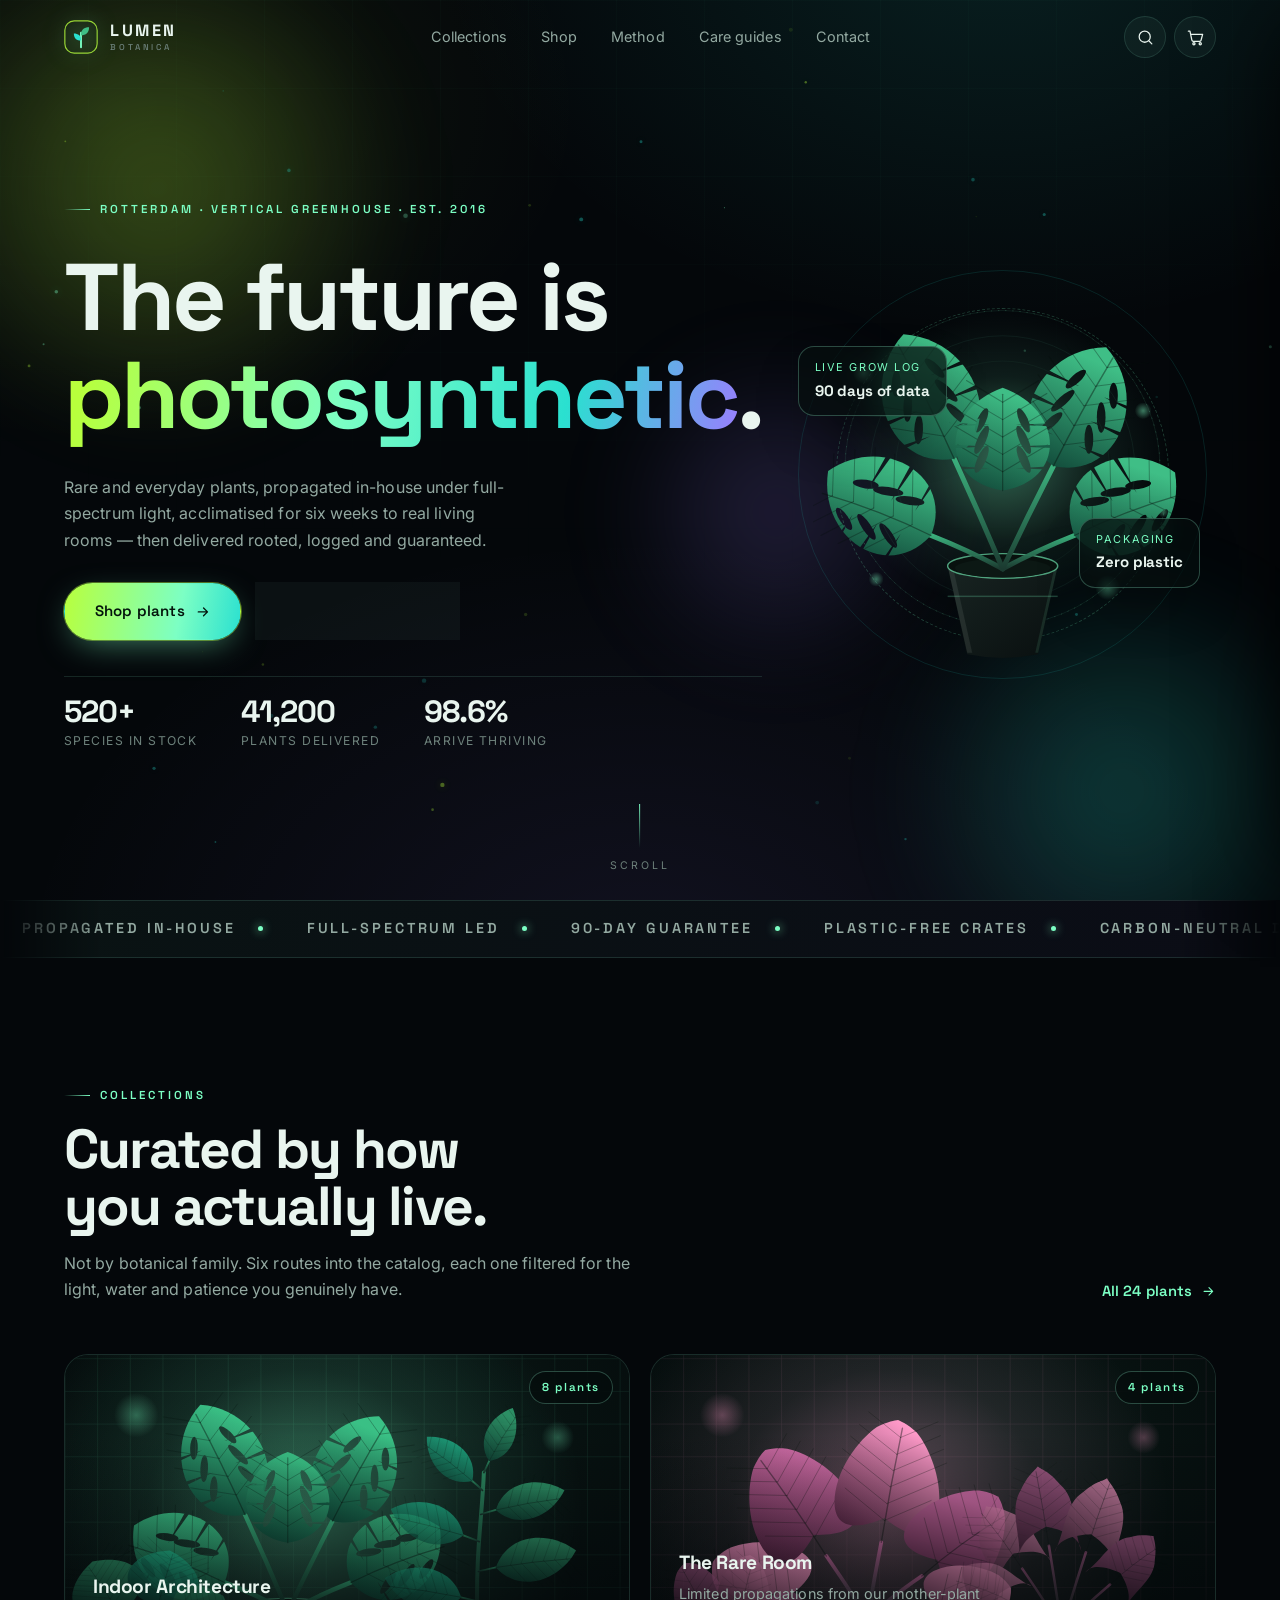
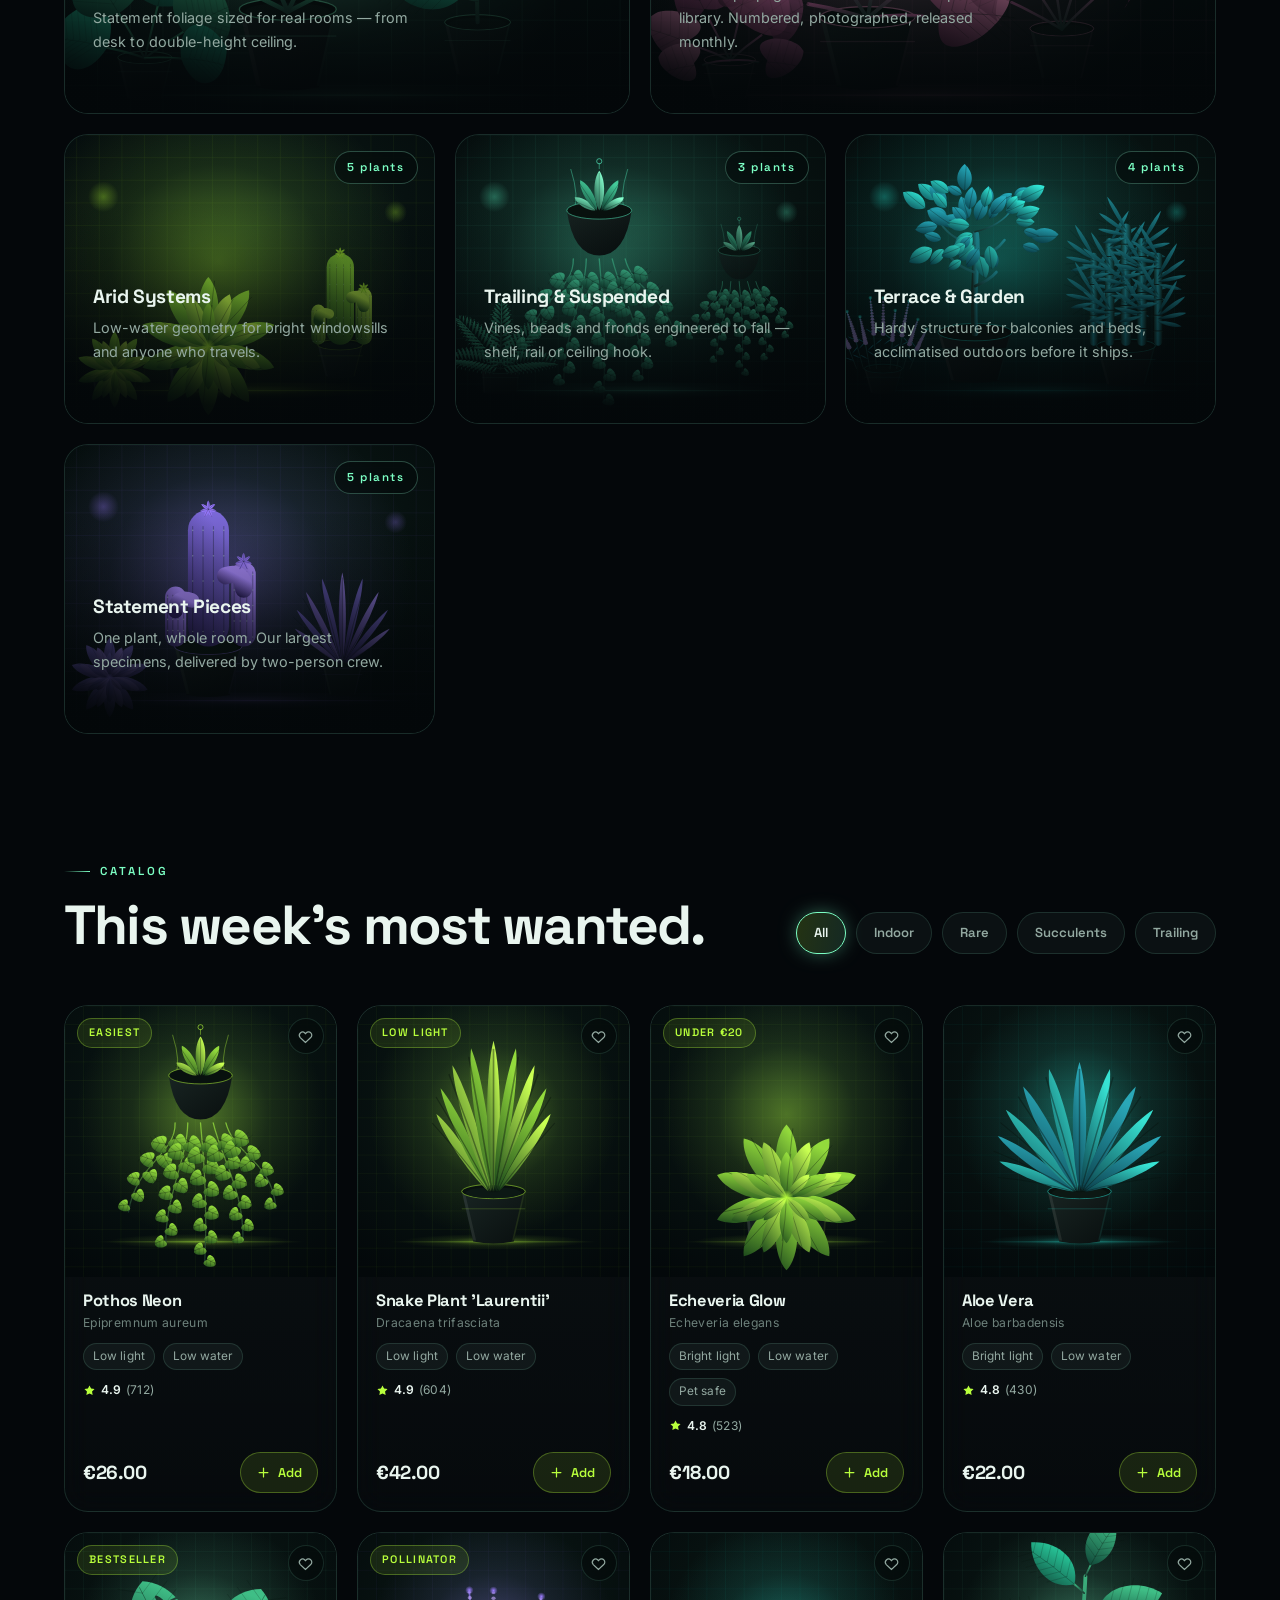
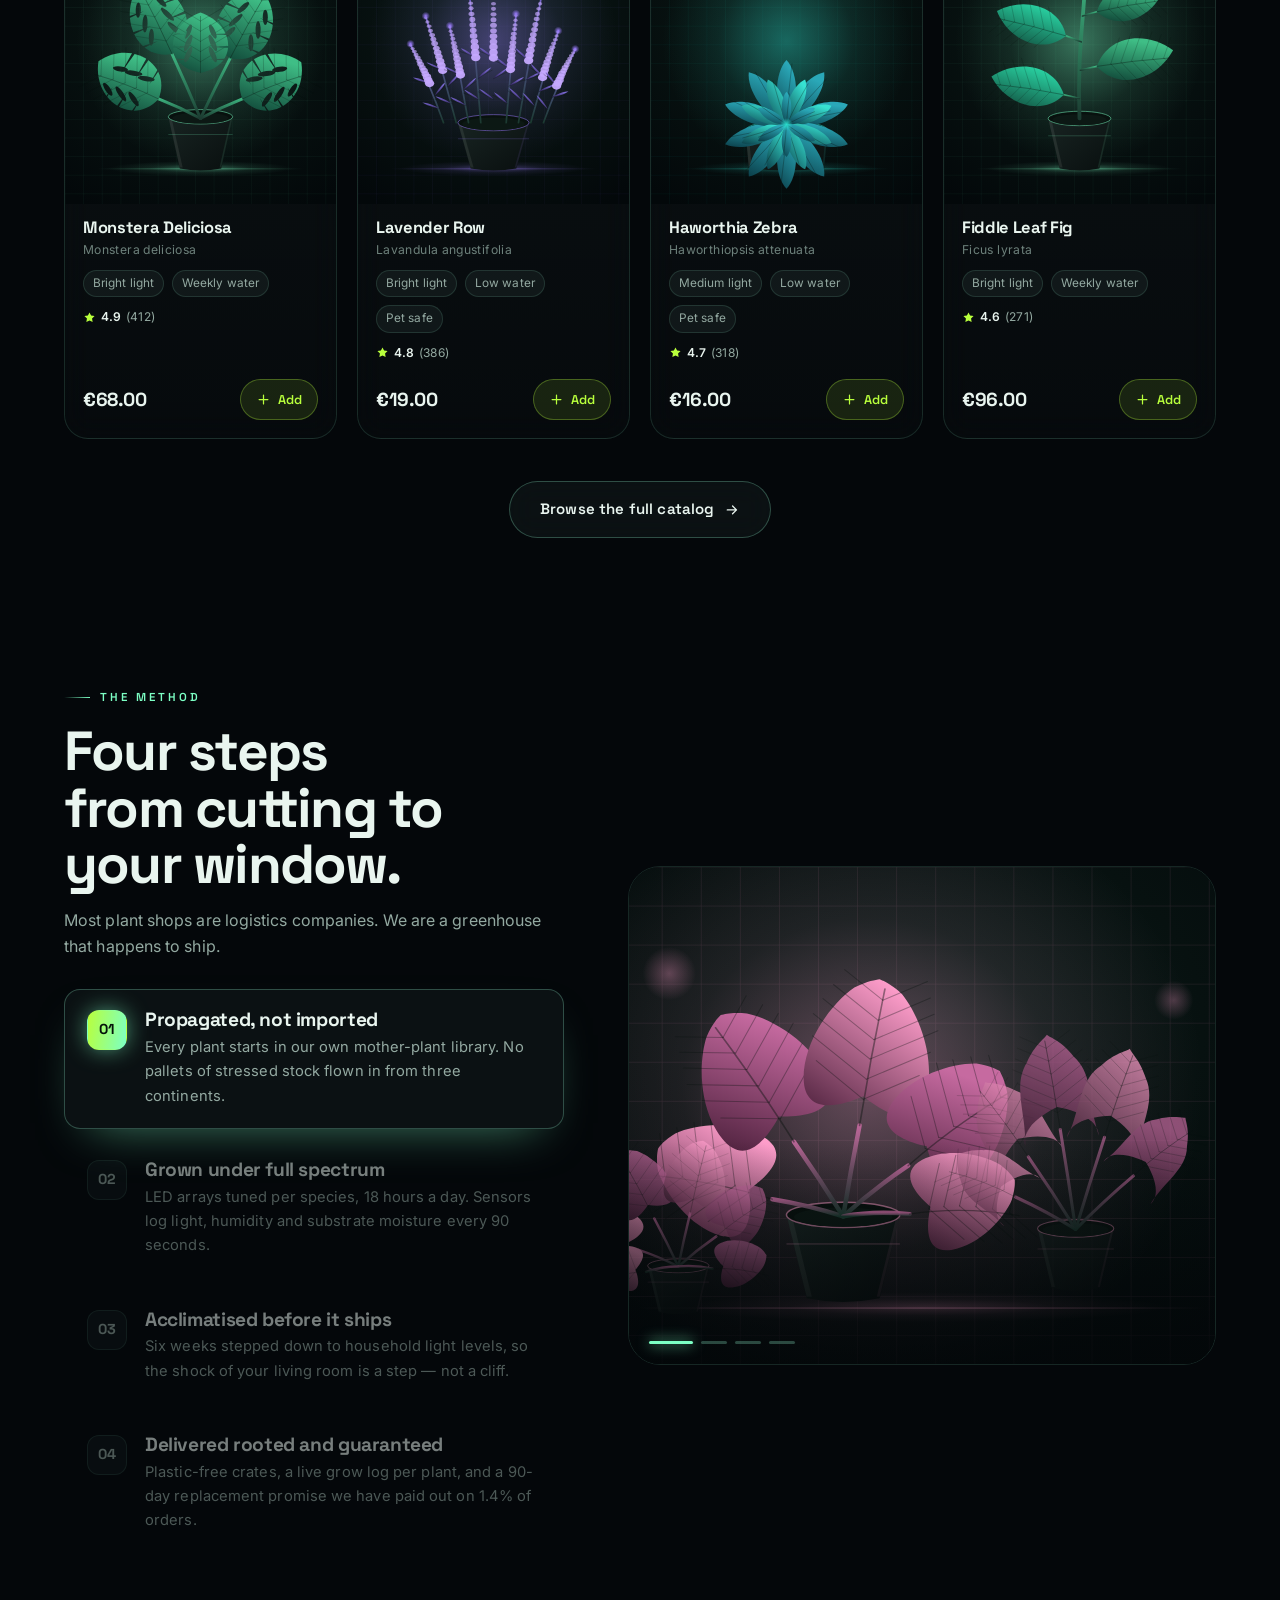
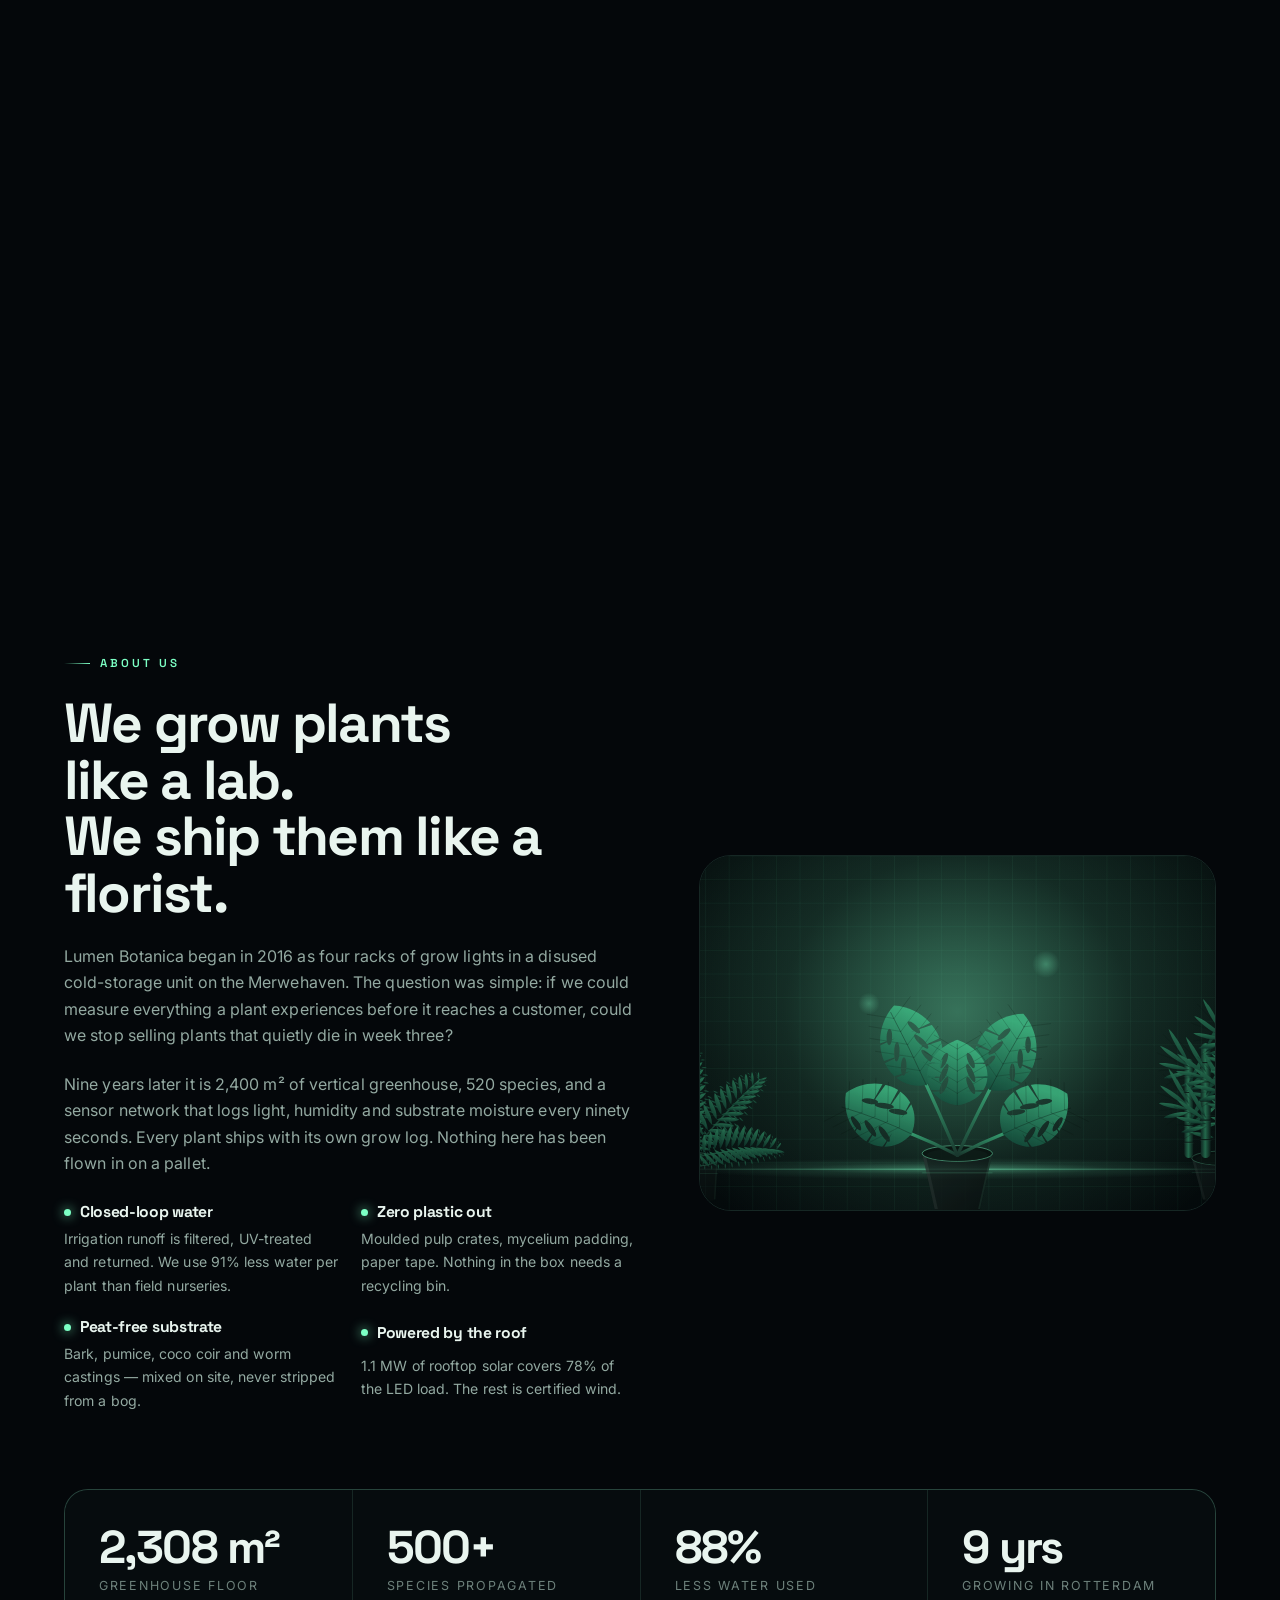
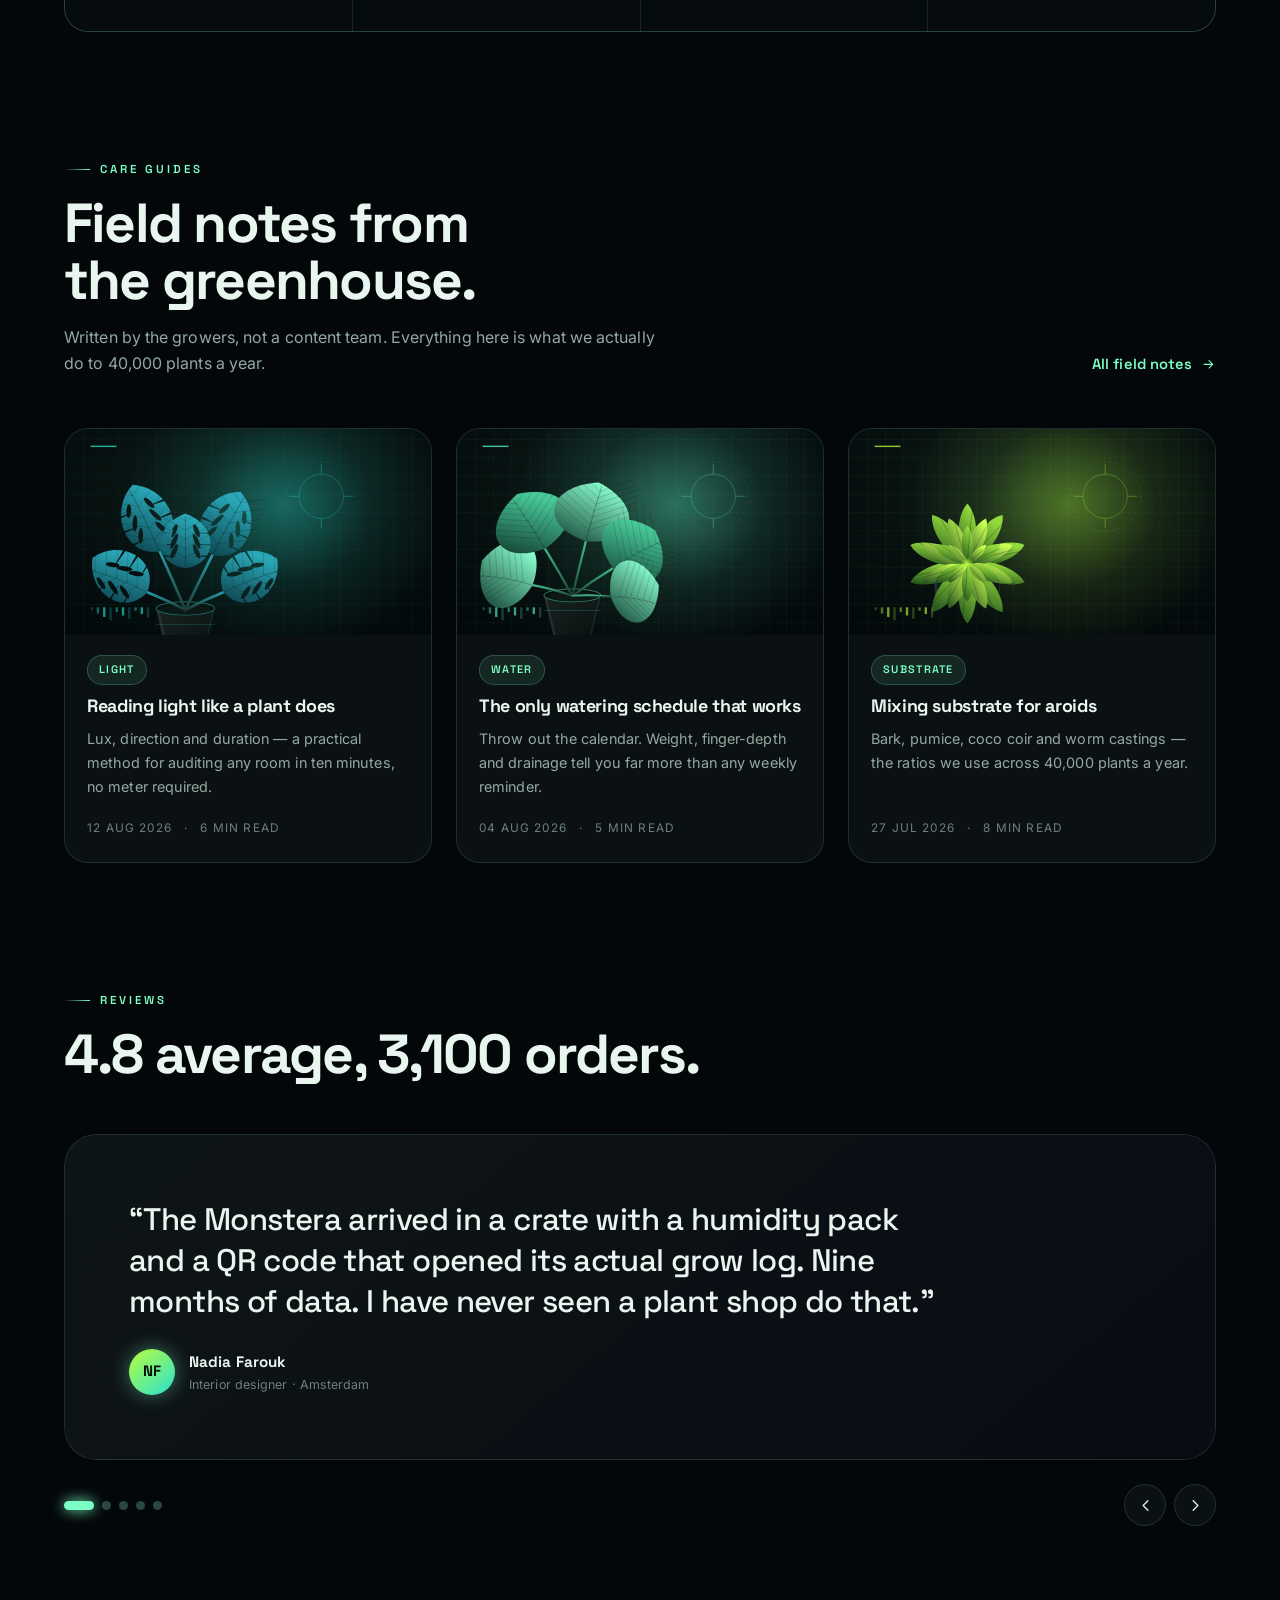
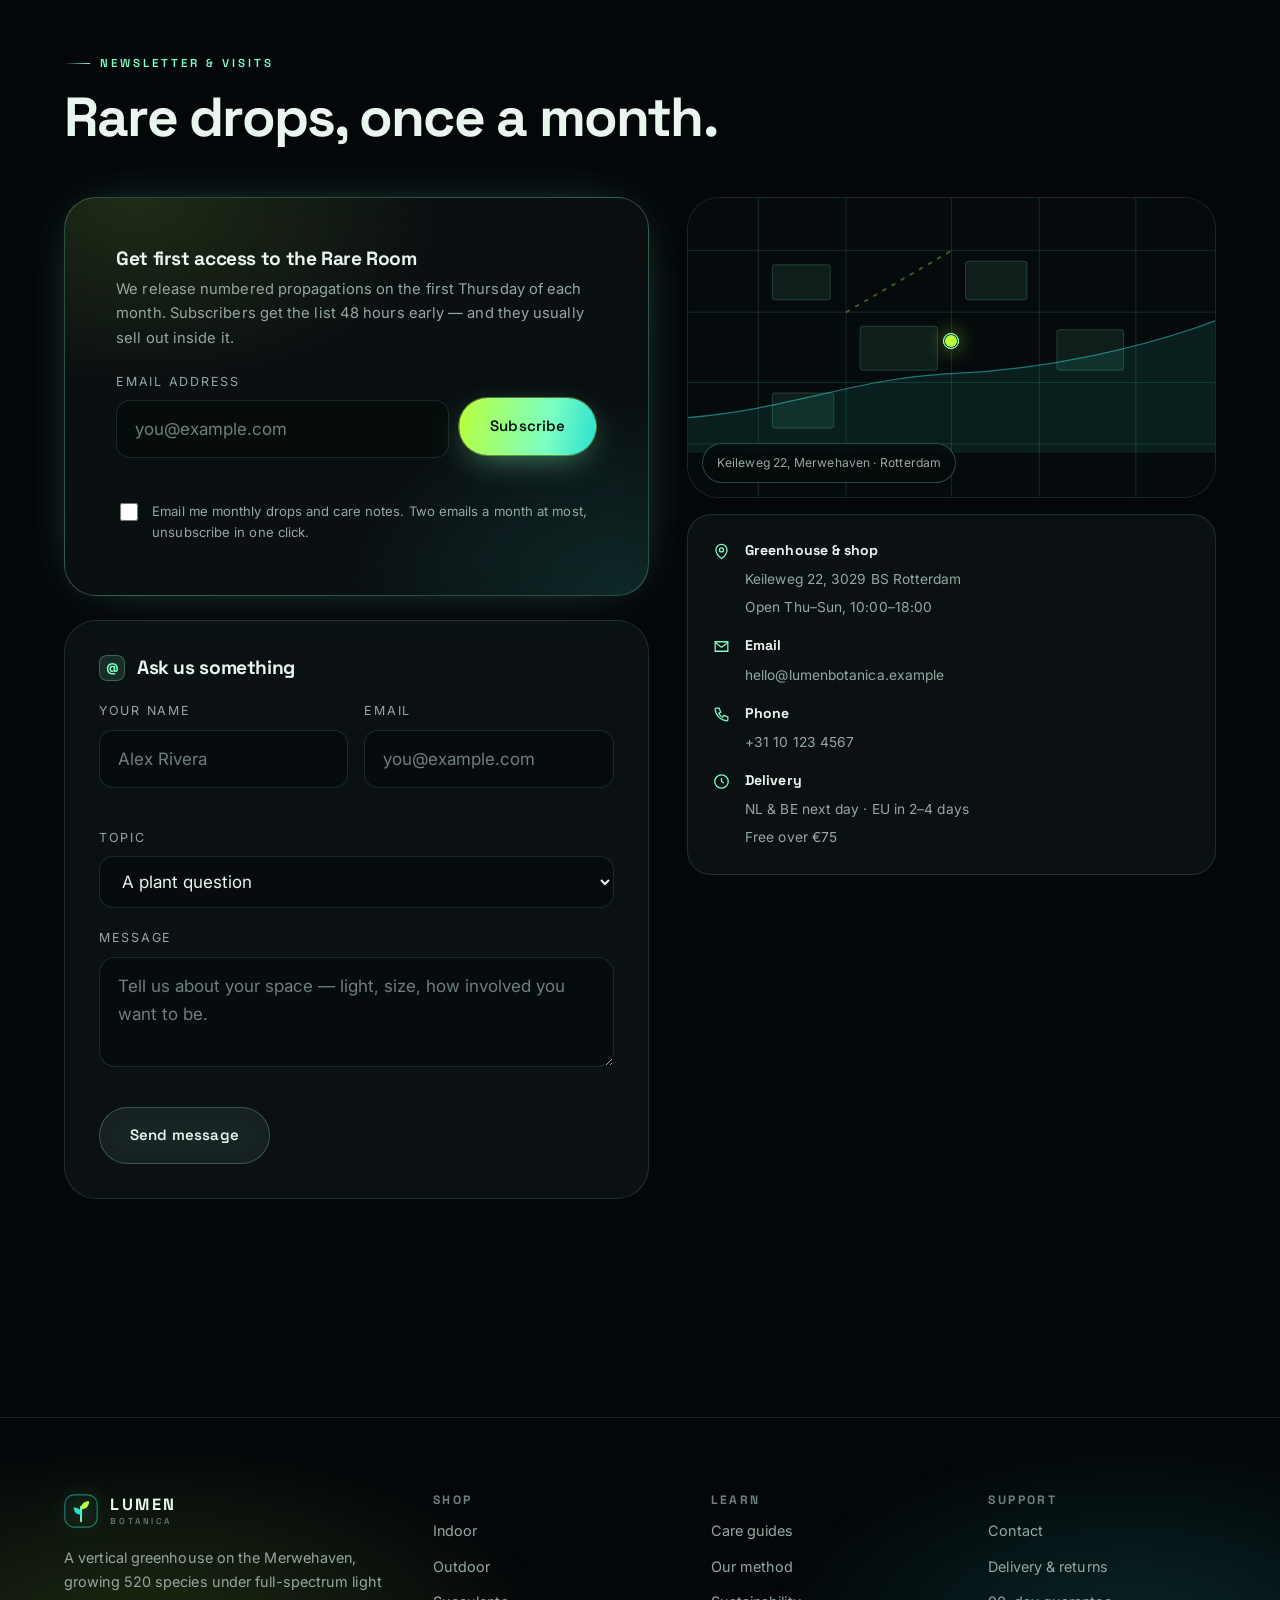
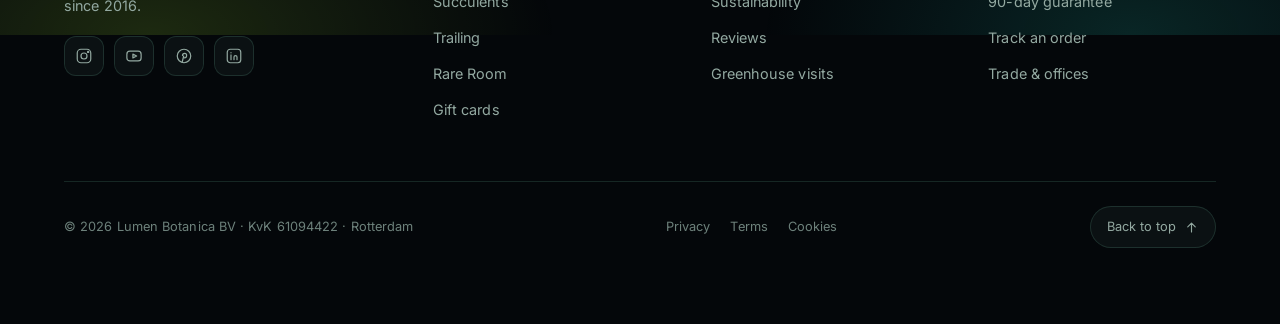
<file: archive/lumen-botanica/index.html>
<!doctype html>
<html lang="en">
<head>
<meta charset="utf-8">
<meta name="viewport" content="width=device-width, initial-scale=1">
<title>Lumen Botanica — plants from a brighter future</title>
<meta name="description" content="A vertical greenhouse in Rotterdam propagating rare and everyday plants under full-spectrum light. Acclimatised, plastic-free, and guaranteed for 90 days.">
<meta name="theme-color" content="#04070a">
<meta property="og:title" content="Lumen Botanica — plants from a brighter future">
<meta property="og:description" content="Rare and everyday plants raised under full-spectrum light in a climate-controlled vertical greenhouse.">
<meta property="og:type" content="website">
<link rel="icon" href="data:image/svg+xml,%3Csvg xmlns='http://www.w3.org/2000/svg' viewBox='0 0 32 32'%3E%3Crect width='32' height='32' rx='8' fill='%23050b0c'/%3E%3Cpath d='M16 25V11M16 11c0-4 3-6 7-6 0 5-3 7-7 7zM16 15c0-3.5-3-5.5-7-5.5 0 4.5 3 6.5 7 6.5z' stroke='%237CFFC4' stroke-width='2' fill='none' stroke-linecap='round'/%3E%3C/svg%3E">
<link rel="preconnect" href="https://fonts.googleapis.com">
<link rel="preconnect" href="https://fonts.gstatic.com" crossorigin>
<link href="https://fonts.googleapis.com/css2?family=Space+Grotesk:wght@400;500;600;700&family=Inter:wght@400;500;600&display=swap" rel="stylesheet">
<link rel="stylesheet" href="assets/css/styles.css">
</head>
<body>
<a class="skip" href="#main">Skip to content</a>
<div class="progress" role="presentation"></div>

<!-- ============ HEADER ============ -->
<header class="header">
  <div class="wrap nav">
    <a class="brand" href="index.html" aria-label="Lumen Botanica — home">
      <svg class="brand-mark" viewBox="0 0 40 40" fill="none" aria-hidden="true">
        <rect x="1" y="1" width="38" height="38" rx="11" stroke="url(#bg1)" stroke-width="1.4"/>
        <path d="M20 32V15" stroke="#7CFFC4" stroke-width="2.2" stroke-linecap="round"/>
        <path d="M20 17c0-5.5 3.8-8.5 9.5-8.5C29.5 15 25.7 18 20 18z" fill="url(#bg2)"/>
        <path d="M20 23c0-4.6-3.4-7.2-8.4-7.2 0 6 3.4 8.4 8.4 8.4z" fill="url(#bg3)"/>
        <defs>
          <linearGradient id="bg1" x1="0" y1="0" x2="40" y2="40"><stop stop-color="#B8FF3C" stop-opacity=".8"/><stop offset="1" stop-color="#2AE0D0" stop-opacity=".4"/></linearGradient>
          <linearGradient id="bg2" x1="20" y1="18" x2="30" y2="8"><stop stop-color="#3fbe86"/><stop offset="1" stop-color="#B8FF3C"/></linearGradient>
          <linearGradient id="bg3" x1="20" y1="24" x2="11" y2="16"><stop stop-color="#2ad6a5"/><stop offset="1" stop-color="#2AE0D0"/></linearGradient>
        </defs>
      </svg>
      <span class="brand-name">Lumen<small>Botanica</small></span>
    </a>

    <nav class="nav-links" aria-label="Primary">
      <a href="#collections">Collections</a>
      <a href="shop.html">Shop</a>
      <a href="#method">Method</a>
      <a href="#guides">Care guides</a>
      <a href="#contact">Contact</a>
    </nav>

    <div class="nav-actions">
      <a class="icon-btn" href="shop.html" aria-label="Search the catalog">
        <svg viewBox="0 0 24 24"><circle cx="11" cy="11" r="7"/><path d="M20 20l-3.5-3.5"/></svg>
      </a>
      <button class="icon-btn" data-cart-open aria-label="Open cart" aria-haspopup="dialog" aria-controls="cart-drawer">
        <svg viewBox="0 0 24 24"><path d="M3 4h2l2.4 11.2a2 2 0 0 0 2 1.6h7.7a2 2 0 0 0 2-1.6L21 8H6"/><circle cx="10" cy="20" r="1.4"/><circle cx="18" cy="20" r="1.4"/></svg>
        <span class="cart-count" data-cart-count aria-hidden="true">0</span>
      </button>
      <button class="icon-btn burger" data-burger aria-label="Menu" aria-expanded="false" aria-controls="mobile-nav">
        <svg viewBox="0 0 24 24"><path d="M4 8h16M4 16h16"/></svg>
      </button>
    </div>
  </div>
</header>

<nav class="mobile-nav" id="mobile-nav" aria-label="Mobile">
  <a href="#collections">Collections <span>01</span></a>
  <a href="shop.html">Shop <span>02</span></a>
  <a href="#method">Method <span>03</span></a>
  <a href="#guides">Care guides <span>04</span></a>
  <a href="#contact">Contact <span>05</span></a>
</nav>

<main id="main">

  <!-- ============ HERO ============ -->
  <section class="hero">
    <span class="orb orb-1"></span><span class="orb orb-2"></span><span class="orb orb-3"></span>
    <canvas id="particles" aria-hidden="true"></canvas>

    <div class="wrap hero-grid">
      <div class="hero-copy">
        <span class="eyebrow reveal">Rotterdam · Vertical greenhouse · Est. 2016</span>
        <h1 class="reveal" style="--d:90ms">The future is <span class="grad">photosynthetic</span>.</h1>
        <p class="lede reveal" style="--d:180ms">
          Rare and everyday plants, propagated in-house under full-spectrum light, acclimatised
          for six weeks to real living rooms — then delivered rooted, logged and guaranteed.
        </p>
        <div class="hero-cta reveal" style="--d:260ms">
          <a class="btn btn-primary" href="shop.html">
            Shop plants
            <svg viewBox="0 0 24 24" fill="none" stroke="currentColor" stroke-width="2" stroke-linecap="round" stroke-linejoin="round"><path d="M5 12h14M13 6l6 6-6 6"/></svg>
          </a>
          <a class="btn btn-ghost" href="#collections">Explore collections</a>
        </div>

        <div class="hero-stats reveal" style="--d:340ms">
          <div class="stat"><b data-count="520" data-suf="+">0</b><span>Species in stock</span></div>
          <div class="stat"><b data-count="41200" data-pre="" data-suf="">0</b><span>Plants delivered</span></div>
          <div class="stat"><b data-count="98.6" data-dec="1" data-suf="%">0</b><span>Arrive thriving</span></div>
        </div>
      </div>

      <div class="hero-visual reveal" style="--d:120ms">
        <span class="ring" aria-hidden="true"></span>
        <span class="ring" aria-hidden="true"></span>
        <img src="assets/img/hero-specimen.svg" alt="A Monstera deliciosa specimen lit from below inside a greenhouse growth ring" width="900" height="900" fetchpriority="high" data-par="0.05">
        <div class="hero-badge b1"><span>Live grow log</span><b>90 days of data</b></div>
        <div class="hero-badge b2"><span>Packaging</span><b>Zero plastic</b></div>
      </div>
    </div>

    <div class="scroll-cue" aria-hidden="true"><i></i>Scroll</div>
  </section>

  <!-- ============ MARQUEE ============ -->
  <div class="marquee" aria-hidden="true">
    <div class="marquee-track">
      <span>Propagated in-house</span><span>Full-spectrum LED</span><span>90-day guarantee</span>
      <span>Plastic-free crates</span><span>Carbon-neutral delivery</span><span>Rare aroid library</span>
      <span>Propagated in-house</span><span>Full-spectrum LED</span><span>90-day guarantee</span>
      <span>Plastic-free crates</span><span>Carbon-neutral delivery</span><span>Rare aroid library</span>
    </div>
  </div>

  <!-- ============ COLLECTIONS ============ -->
  <section class="section" id="collections">
    <div class="wrap">
      <div class="section-head">
        <div class="txt">
          <span class="eyebrow reveal">Collections</span>
          <h2 class="reveal" style="--d:70ms">Curated by how you actually live.</h2>
          <p class="lede reveal" style="--d:140ms">
            Not by botanical family. Six routes into the catalog, each one filtered for the light,
            water and patience you genuinely have.
          </p>
        </div>
        <a class="link-arrow reveal" style="--d:200ms" href="shop.html">
          All 24 plants
          <svg viewBox="0 0 24 24" fill="none" stroke="currentColor" stroke-width="1.8" stroke-linecap="round" stroke-linejoin="round" style="width:1em;height:1em"><path d="M5 12h14M13 6l6 6-6 6"/></svg>
        </a>
      </div>
      <div class="coll-grid" data-collections data-stagger="80"></div>
    </div>
  </section>

  <!-- ============ FEATURED CATALOG ============ -->
  <section class="section" id="shop" style="padding-top:0">
    <div class="wrap">
      <div class="section-head">
        <div class="txt">
          <span class="eyebrow reveal">Catalog</span>
          <h2 class="reveal" style="--d:70ms">This week's most wanted.</h2>
        </div>
        <div class="filter-row reveal" style="--d:140ms" role="group" aria-label="Filter featured plants">
          <button class="chip" data-feat-filter="all" aria-pressed="true">All</button>
          <button class="chip" data-feat-filter="indoor" aria-pressed="false">Indoor</button>
          <button class="chip" data-feat-filter="rare" aria-pressed="false">Rare</button>
          <button class="chip" data-feat-filter="succulents" aria-pressed="false">Succulents</button>
          <button class="chip" data-feat-filter="hanging" aria-pressed="false">Trailing</button>
        </div>
      </div>

      <div class="prod-grid" data-featured></div>

      <div style="display:flex;justify-content:center;margin-top:42px">
        <a class="btn btn-ghost reveal" href="shop.html">
          Browse the full catalog
          <svg viewBox="0 0 24 24" fill="none" stroke="currentColor" stroke-width="2" stroke-linecap="round" stroke-linejoin="round"><path d="M5 12h14M13 6l6 6-6 6"/></svg>
        </a>
      </div>
    </div>
  </section>

  <!-- ============ METHOD (pinned) ============ -->
  <section id="method" data-pin class="pin-wrap" style="height:340vh">
    <div class="pin">
      <div class="wrap pin-grid">
        <div>
          <span class="eyebrow reveal">The method</span>
          <h2 class="reveal" style="--d:70ms;margin:16px 0 14px">Four steps from cutting to your window.</h2>
          <p class="lede reveal" style="--d:140ms;margin-bottom:30px">
            Most plant shops are logistics companies. We are a greenhouse that happens to ship.
          </p>
          <div class="pin-steps" data-steps></div>
        </div>
        <div class="pin-visual reveal" style="--d:120ms" data-step-visual>
          <div class="pin-hud" aria-hidden="true"></div>
        </div>
      </div>
    </div>
  </section>

  <!-- ============ ABOUT ============ -->
  <section class="section" id="about">
    <div class="wrap">
      <div class="about-grid">
        <div class="about-copy">
          <span class="eyebrow reveal">About us</span>
          <h2 class="reveal" style="--d:70ms">We grow plants like a lab.<br>We ship them like a florist.</h2>
          <p class="lede reveal" style="--d:140ms">
            Lumen Botanica began in 2016 as four racks of grow lights in a disused cold-storage unit
            on the Merwehaven. The question was simple: if we could measure everything a plant
            experiences before it reaches a customer, could we stop selling plants that quietly die
            in week three?
          </p>
          <p class="lede reveal" style="--d:200ms">
            Nine years later it is 2,400&nbsp;m² of vertical greenhouse, 520 species, and a sensor
            network that logs light, humidity and substrate moisture every ninety seconds. Every
            plant ships with its own grow log. Nothing here has been flown in on a pallet.
          </p>

          <div class="cols">
            <div class="reveal" style="--d:260ms">
              <h3><span class="dot"></span>Closed-loop water</h3>
              <p>Irrigation runoff is filtered, UV-treated and returned. We use 91% less water per plant than field nurseries.</p>
            </div>
            <div class="reveal" style="--d:320ms">
              <h3><span class="dot"></span>Zero plastic out</h3>
              <p>Moulded pulp crates, mycelium padding, paper tape. Nothing in the box needs a recycling bin.</p>
            </div>
            <div class="reveal" style="--d:380ms">
              <h3><span class="dot"></span>Peat-free substrate</h3>
              <p>Bark, pumice, coco coir and worm castings — mixed on site, never stripped from a bog.</p>
            </div>
            <div class="reveal" style="--d:440ms">
              <h3><span class="dot"></span>Powered by the roof</h3>
              <p>1.1&nbsp;MW of rooftop solar covers 78% of the LED load. The rest is certified wind.</p>
            </div>
          </div>
        </div>

        <div class="about-media reveal" style="--d:120ms">
          <img src="assets/img/atmosphere.svg" alt="A row of plants on a lit greenhouse bench" width="1600" height="720" loading="lazy" decoding="async">
        </div>
      </div>

      <div class="stat-strip reveal" data-stagger="90">
        <div><b data-count="2400" data-suf=" m²">0</b><span>Greenhouse floor</span></div>
        <div><b data-count="520" data-suf="+">0</b><span>Species propagated</span></div>
        <div><b data-count="91" data-suf="%">0</b><span>Less water used</span></div>
        <div><b data-count="9" data-suf=" yrs">0</b><span>Growing in Rotterdam</span></div>
      </div>
    </div>
  </section>

  <!-- ============ GUIDES ============ -->
  <section class="section" id="guides" style="padding-top:0">
    <div class="wrap">
      <div class="section-head">
        <div class="txt">
          <span class="eyebrow reveal">Care guides</span>
          <h2 class="reveal" style="--d:70ms">Field notes from the greenhouse.</h2>
          <p class="lede reveal" style="--d:140ms">
            Written by the growers, not a content team. Everything here is what we actually do
            to 40,000 plants a year.
          </p>
        </div>
        <a class="link-arrow reveal" style="--d:200ms" href="#guides">
          All field notes
          <svg viewBox="0 0 24 24" fill="none" stroke="currentColor" stroke-width="1.8" stroke-linecap="round" stroke-linejoin="round" style="width:1em;height:1em"><path d="M5 12h14M13 6l6 6-6 6"/></svg>
        </a>
      </div>
      <div class="guide-grid" data-guides data-stagger="90"></div>
    </div>
  </section>

  <!-- ============ TESTIMONIALS ============ -->
  <section class="section" id="reviews" style="padding-top:0">
    <div class="wrap">
      <div class="section-head">
        <div class="txt">
          <span class="eyebrow reveal">Reviews</span>
          <h2 class="reveal" style="--d:70ms">4.8 average, 3,100 orders.</h2>
        </div>
      </div>

      <div class="quotes reveal" data-quotes tabindex="0" role="region" aria-roledescription="carousel" aria-label="Customer reviews">
        <div class="quote-track"></div>
      </div>

      <div class="quote-nav">
        <div class="dots" role="tablist" aria-label="Choose review"></div>
        <div class="arrows">
          <button class="icon-btn" data-quote-nav="-1" aria-label="Previous review">
            <svg viewBox="0 0 24 24"><path d="M15 6l-6 6 6 6"/></svg>
          </button>
          <button class="icon-btn" data-quote-nav="1" aria-label="Next review">
            <svg viewBox="0 0 24 24"><path d="M9 6l6 6-6 6"/></svg>
          </button>
        </div>
      </div>
    </div>
  </section>

  <!-- ============ NEWSLETTER + CONTACT ============ -->
  <section class="section" id="contact" style="padding-top:0">
    <div class="wrap">
      <div class="section-head">
        <div class="txt">
          <span class="eyebrow reveal">Newsletter &amp; visits</span>
          <h2 class="reveal" style="--d:70ms">Rare drops, once a month.</h2>
        </div>
      </div>

      <div class="contact-grid">
        <div style="display:grid;gap:clamp(18px,2vw,24px)">
          <form class="signup reveal" data-validate="newsletter" novalidate>
            <div>
              <h3 style="margin-bottom:8px">Get first access to the Rare Room</h3>
              <p style="color:var(--muted);font-size:.92rem">
                We release numbered propagations on the first Thursday of each month. Subscribers get
                the list 48 hours early — and they usually sell out inside it.
              </p>
            </div>

            <div class="inline-form">
              <div class="field">
                <label for="nl-email">Email address</label>
                <input id="nl-email" name="email" type="email" required placeholder="you@example.com" autocomplete="email">
                <span class="msg" aria-live="polite"></span>
              </div>
              <button class="btn btn-primary" type="submit" style="align-self:start;margin-top:26px">Subscribe</button>
            </div>

            <label class="consent">
              <input type="checkbox" name="consent" required>
              <span>Email me monthly drops and care notes. Two emails a month at most, unsubscribe in one click.</span>
            </label>
          </form>

          <form class="co-card reveal" style="--d:80ms" data-validate="contact" novalidate>
            <h3><i>@</i>Ask us something</h3>
            <div class="two">
              <div class="field">
                <label for="c-name">Your name</label>
                <input id="c-name" name="name" type="text" required placeholder="Alex Rivera" autocomplete="name">
                <span class="msg" aria-live="polite"></span>
              </div>
              <div class="field">
                <label for="c-email">Email</label>
                <input id="c-email" name="email" type="email" required placeholder="you@example.com" autocomplete="email">
                <span class="msg" aria-live="polite"></span>
              </div>
            </div>
            <div class="field">
              <label for="c-topic">Topic</label>
              <select id="c-topic" name="topic">
                <option>A plant question</option>
                <option>Commercial / office planting</option>
                <option>Book a greenhouse visit</option>
                <option>Something went wrong</option>
              </select>
            </div>
            <div class="field">
              <label for="c-msg">Message</label>
              <textarea id="c-msg" name="message" required placeholder="Tell us about your space — light, size, how involved you want to be."></textarea>
              <span class="msg" aria-live="polite"></span>
            </div>
            <button class="btn btn-ghost" type="submit" style="justify-self:start">Send message</button>
          </form>
        </div>

        <div class="contact-side">
          <div class="map reveal" style="--d:100ms">
            <svg viewBox="0 0 600 340" aria-label="Map showing the greenhouse on the Merwehaven, Rotterdam" role="img">
              <rect width="600" height="340" fill="#050b0c"/>
              <g stroke="rgba(124,255,196,.16)" stroke-width="1">
                <path d="M0 60H600M0 130H600M0 210H600M0 280H600"/>
                <path d="M80 0V340M180 0V340M300 0V340M400 0V340M510 0V340"/>
              </g>
              <path d="M0 250C120 240 190 205 300 200s220-30 300-60v150H0z" fill="rgba(42,224,208,.09)"/>
              <path d="M0 250C120 240 190 205 300 200s220-30 300-60" fill="none" stroke="rgba(42,224,208,.5)" stroke-width="1.4"/>
              <g fill="rgba(124,255,196,.08)" stroke="rgba(124,255,196,.22)">
                <rect x="96" y="76" width="66" height="40" rx="3"/><rect x="196" y="146" width="88" height="50" rx="3"/>
                <rect x="316" y="72" width="70" height="44" rx="3"/><rect x="420" y="150" width="76" height="46" rx="3"/>
                <rect x="96" y="222" width="70" height="40" rx="3"/>
              </g>
              <path d="M180 130L300 60" stroke="rgba(184,255,60,.35)" stroke-width="2" stroke-dasharray="5 7"/>
            </svg>
            <div class="map-pin" aria-hidden="true"><i></i><i></i><b></b></div>
            <span class="map-label">Keileweg 22, Merwehaven · Rotterdam</span>
          </div>

          <div class="info reveal" style="--d:180ms">
            <div class="info-row">
              <svg viewBox="0 0 24 24"><path d="M12 21s7-5.6 7-11a7 7 0 1 0-14 0c0 5.4 7 11 7 11z"/><circle cx="12" cy="10" r="2.6"/></svg>
              <div><b>Greenhouse &amp; shop</b><span>Keileweg 22, 3029 BS Rotterdam<br>Open Thu–Sun, 10:00–18:00</span></div>
            </div>
            <div class="info-row">
              <svg viewBox="0 0 24 24"><path d="M4 6h16v12H4z"/><path d="M4 7l8 6 8-6"/></svg>
              <div><b>Email</b><span><a href="mailto:hello@lumenbotanica.example">hello@lumenbotanica.example</a></span></div>
            </div>
            <div class="info-row">
              <svg viewBox="0 0 24 24"><path d="M5 4h4l2 5-2.5 1.5a11 11 0 0 0 5 5L15 13l5 2v4a1 1 0 0 1-1.1 1A16 16 0 0 1 4 5.1 1 1 0 0 1 5 4z"/></svg>
              <div><b>Phone</b><span><a href="tel:+31101234567">+31 10 123 4567</a></span></div>
            </div>
            <div class="info-row">
              <svg viewBox="0 0 24 24"><circle cx="12" cy="12" r="8.5"/><path d="M12 7.5V12l3 2"/></svg>
              <div><b>Delivery</b><span>NL &amp; BE next day · EU in 2–4 days<br>Free over &euro;75</span></div>
            </div>
          </div>
        </div>
      </div>
    </div>
  </section>
</main>

<!-- ============ FOOTER ============ -->
<footer class="footer">
  <div class="wrap footer-inner">
    <div class="footer-top">
      <div class="footer-brand">
        <a class="brand" href="index.html" aria-label="Lumen Botanica — home">
          <svg class="brand-mark" viewBox="0 0 40 40" fill="none" aria-hidden="true">
            <rect x="1" y="1" width="38" height="38" rx="11" stroke="#2AE0D0" stroke-opacity=".5" stroke-width="1.4"/>
            <path d="M20 32V15" stroke="#7CFFC4" stroke-width="2.2" stroke-linecap="round"/>
            <path d="M20 17c0-5.5 3.8-8.5 9.5-8.5C29.5 15 25.7 18 20 18z" fill="#B8FF3C"/>
            <path d="M20 23c0-4.6-3.4-7.2-8.4-7.2 0 6 3.4 8.4 8.4 8.4z" fill="#2AE0D0"/>
          </svg>
          <span class="brand-name">Lumen<small>Botanica</small></span>
        </a>
        <p>A vertical greenhouse on the Merwehaven, growing 520 species under full-spectrum light since 2016.</p>
        <div class="socials">
          <a href="#contact" aria-label="Instagram"><svg viewBox="0 0 24 24"><rect x="3" y="3" width="18" height="18" rx="5"/><circle cx="12" cy="12" r="4"/><circle cx="17.5" cy="6.5" r=".8" fill="currentColor"/></svg></a>
          <a href="#contact" aria-label="YouTube"><svg viewBox="0 0 24 24"><rect x="2.5" y="5.5" width="19" height="13" rx="4"/><path d="M10.5 9.5l5 2.5-5 2.5z"/></svg></a>
          <a href="#contact" aria-label="Pinterest"><svg viewBox="0 0 24 24"><circle cx="12" cy="12" r="9"/><path d="M9.6 20l2-8M10 11.4c0-1.7 1.2-3 2.9-3 1.5 0 2.6 1 2.6 2.6 0 2-1.2 3.6-2.8 3.6-.9 0-1.5-.6-1.3-1.4"/></svg></a>
          <a href="#contact" aria-label="LinkedIn"><svg viewBox="0 0 24 24"><rect x="3" y="3" width="18" height="18" rx="4"/><path d="M8 10.5V17M8 7.6v.1M12 17v-3.6a2 2 0 0 1 4 0V17"/></svg></a>
        </div>
      </div>

      <div class="fcol">
        <h4>Shop</h4>
        <a href="shop.html?cat=indoor">Indoor</a>
        <a href="shop.html?cat=outdoor">Outdoor</a>
        <a href="shop.html?cat=succulents">Succulents</a>
        <a href="shop.html?cat=hanging">Trailing</a>
        <a href="shop.html?cat=rare">Rare Room</a>
        <a href="shop.html">Gift cards</a>
      </div>
      <div class="fcol">
        <h4>Learn</h4>
        <a href="#guides">Care guides</a>
        <a href="#method">Our method</a>
        <a href="#about">Sustainability</a>
        <a href="#reviews">Reviews</a>
        <a href="#contact">Greenhouse visits</a>
      </div>
      <div class="fcol">
        <h4>Support</h4>
        <a href="#contact">Contact</a>
        <a href="#contact">Delivery &amp; returns</a>
        <a href="#contact">90-day guarantee</a>
        <a href="#contact">Track an order</a>
        <a href="#contact">Trade &amp; offices</a>
      </div>
    </div>

    <div class="footer-bot">
      <span>&copy; <span data-year>2026</span> Lumen Botanica BV · KvK 61094422 · Rotterdam</span>
      <ul>
        <li><a href="#contact">Privacy</a></li>
        <li><a href="#contact">Terms</a></li>
        <li><a href="#contact">Cookies</a></li>
      </ul>
      <button class="to-top" data-to-top>
        Back to top
        <svg viewBox="0 0 24 24" fill="none" stroke="currentColor" stroke-width="1.8" stroke-linecap="round" stroke-linejoin="round" style="width:15px;height:15px"><path d="M12 19V5M6 11l6-6 6 6"/></svg>
      </button>
    </div>
  </div>
</footer>

<script src="assets/js/data.js" defer></script>
<script src="assets/js/cart.js" defer></script>
<script src="assets/js/shop.js" defer></script>
<script src="assets/js/checkout.js" defer></script>
<script src="assets/js/app.js" defer></script>
</body>
</html>
</file>
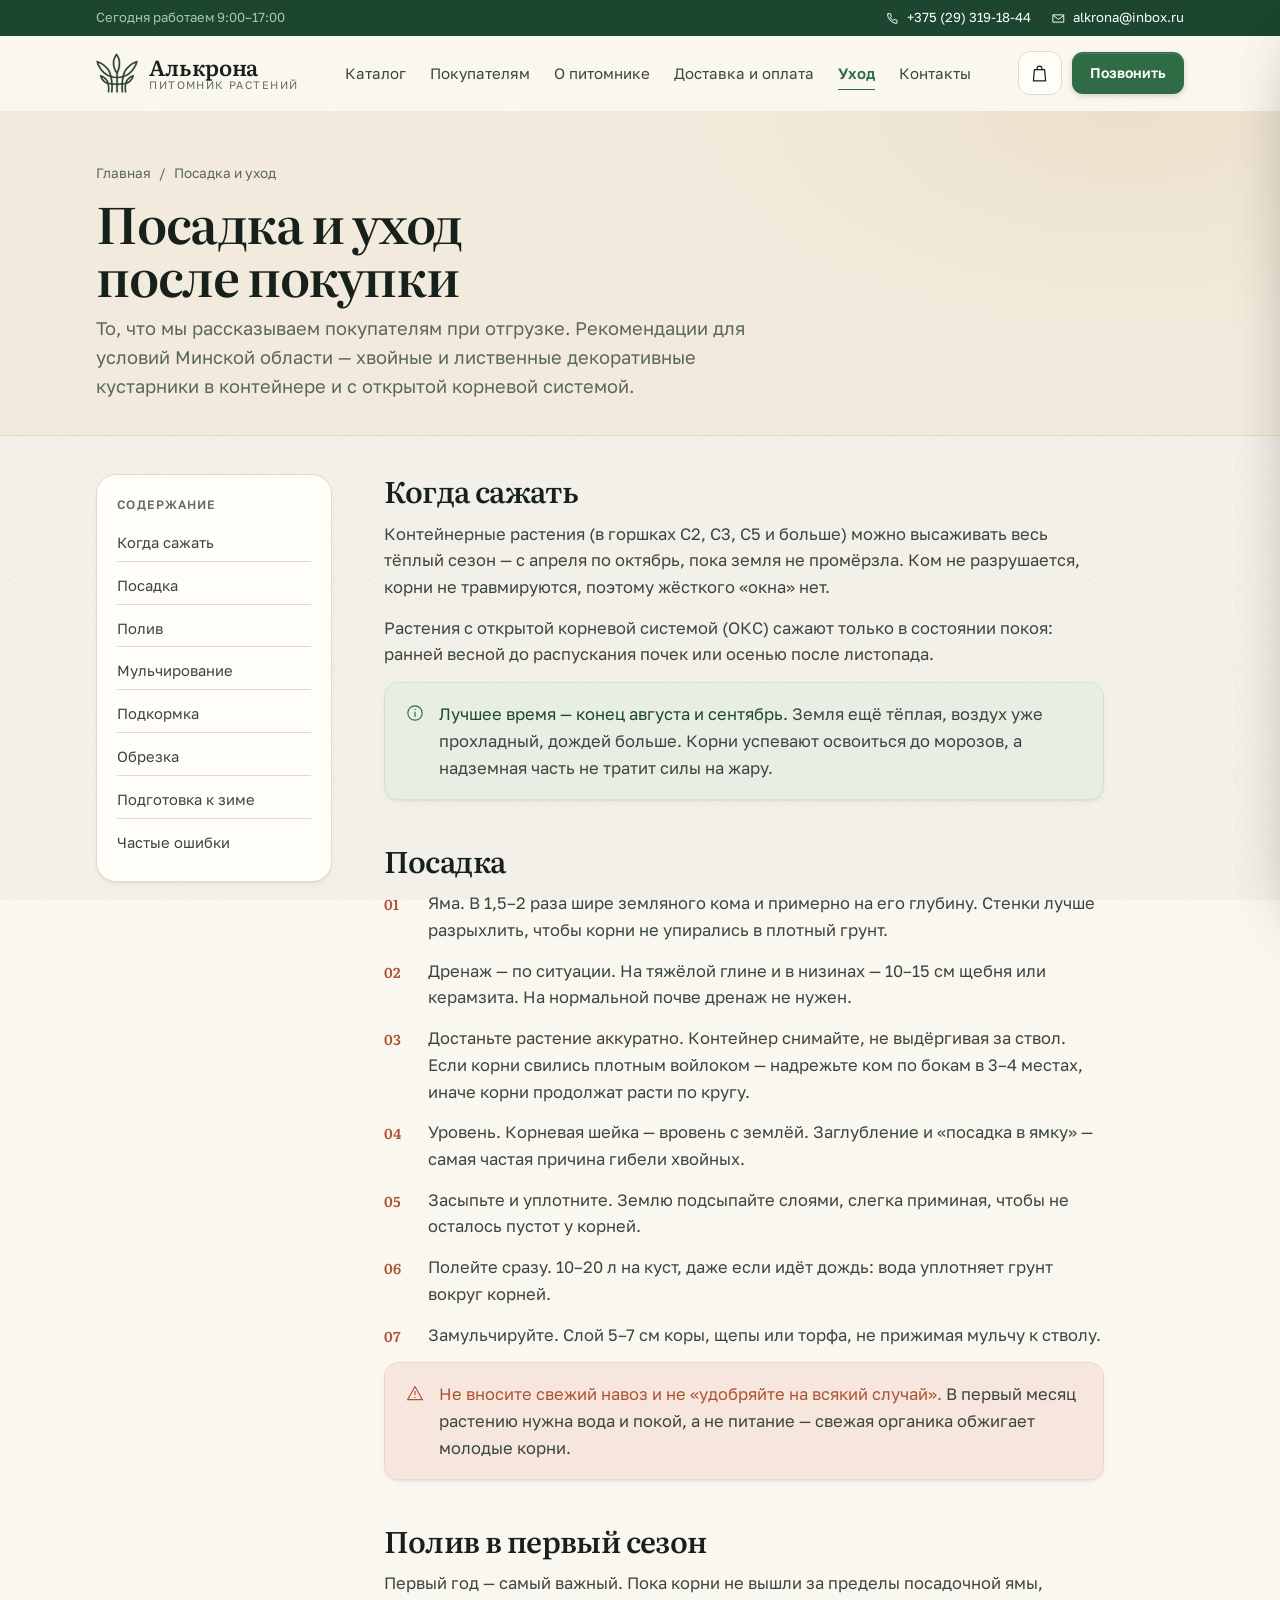
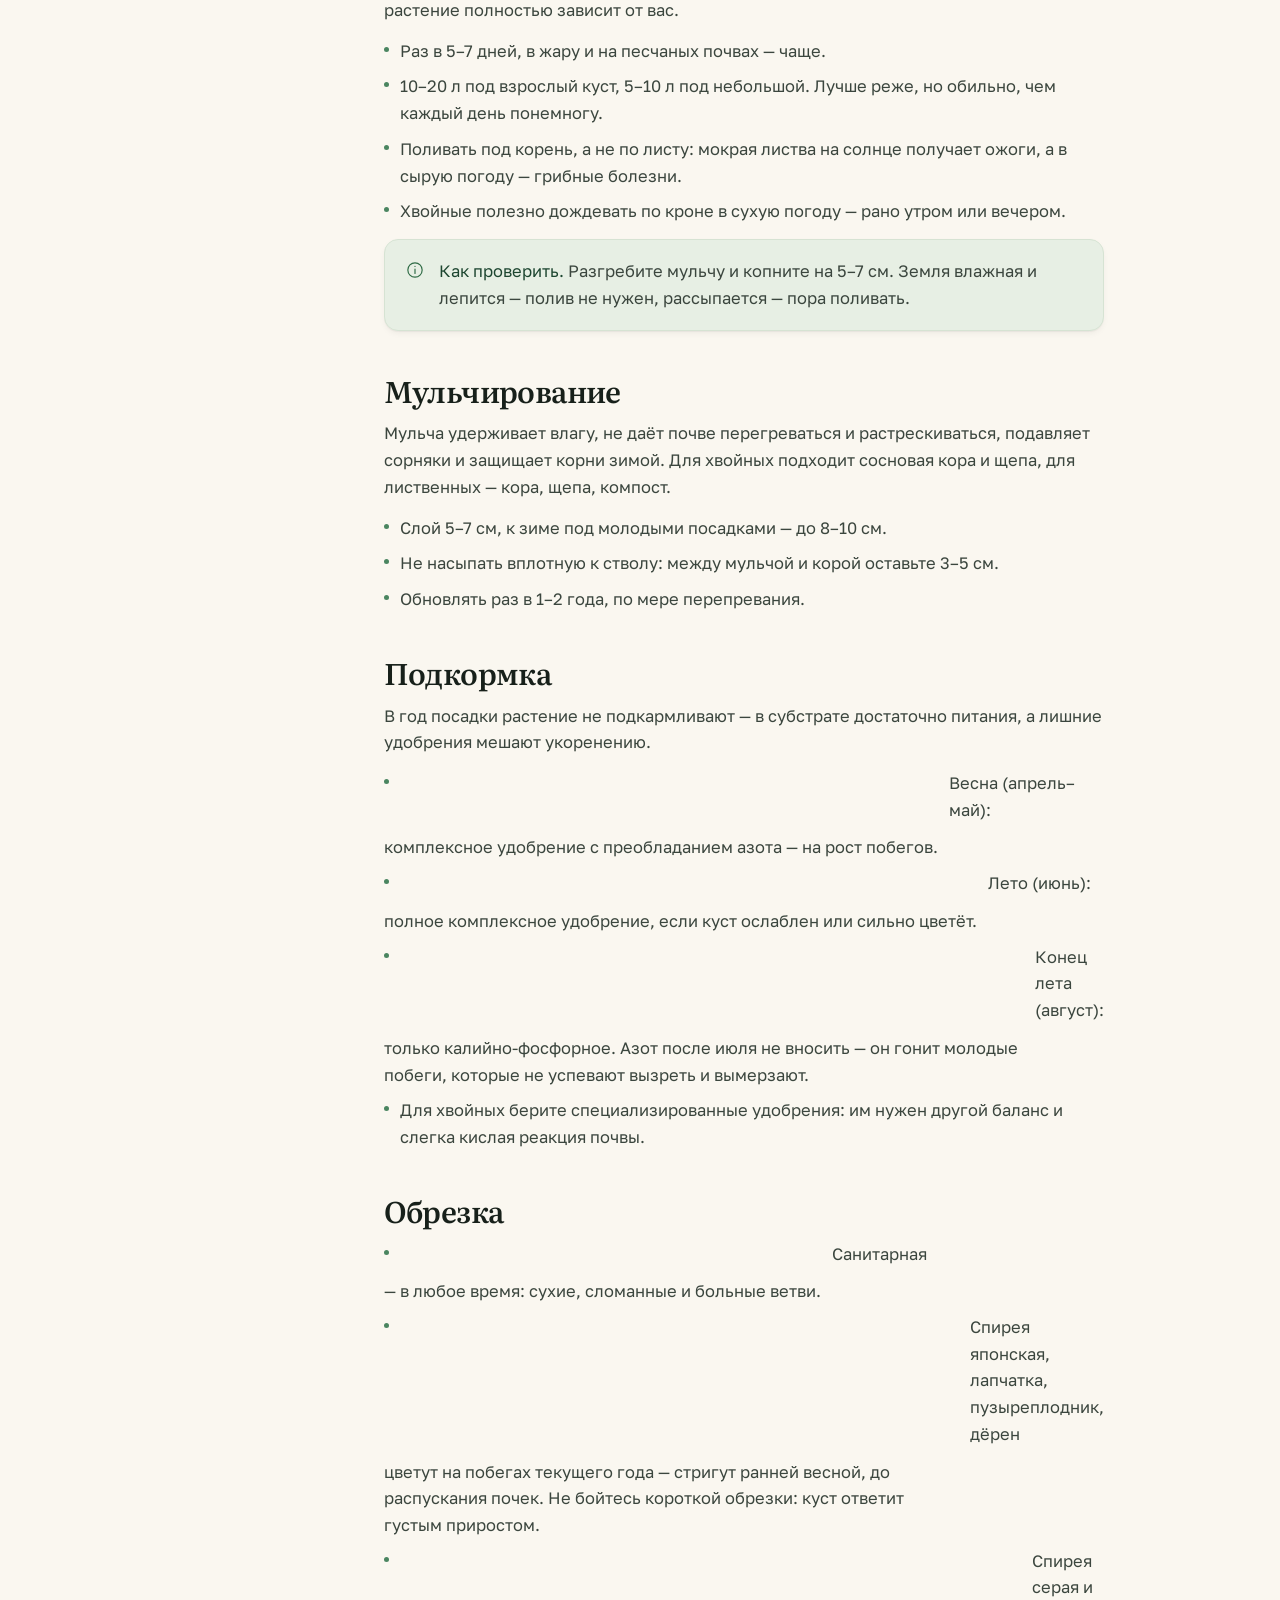
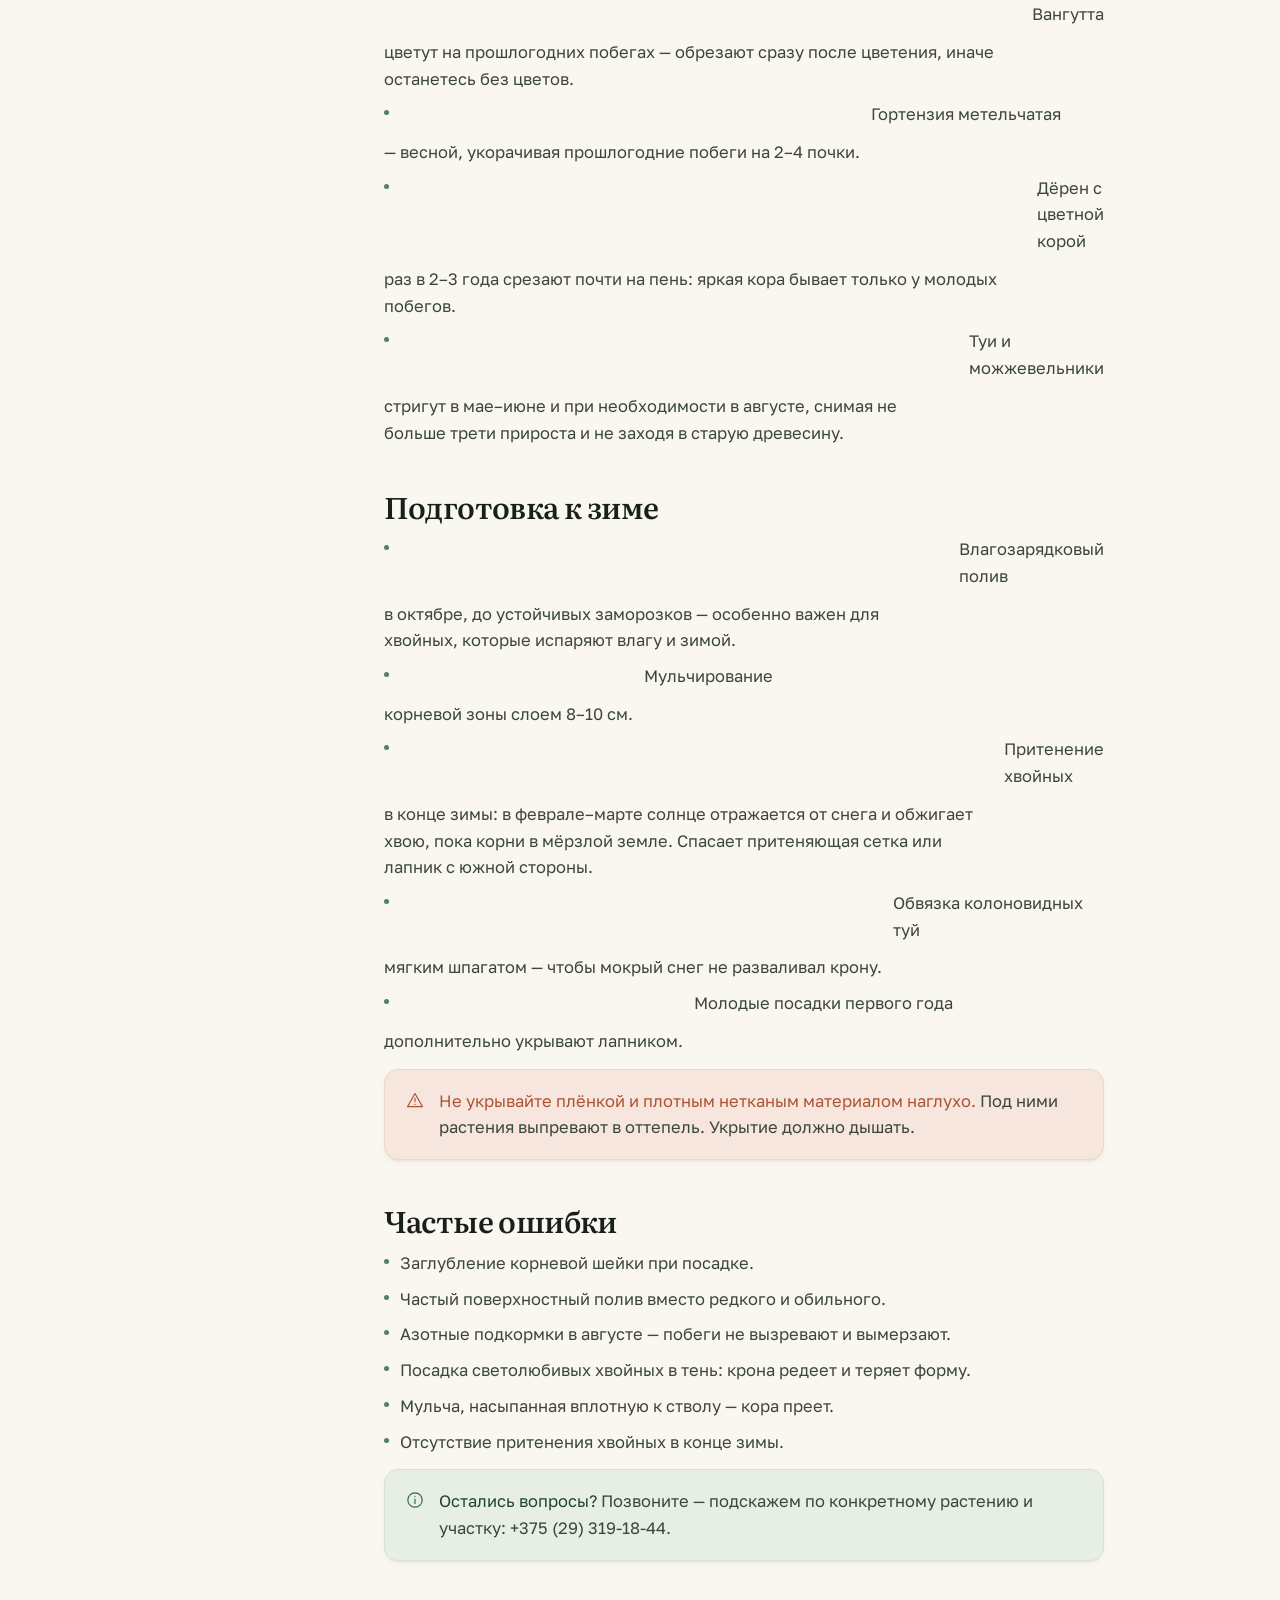
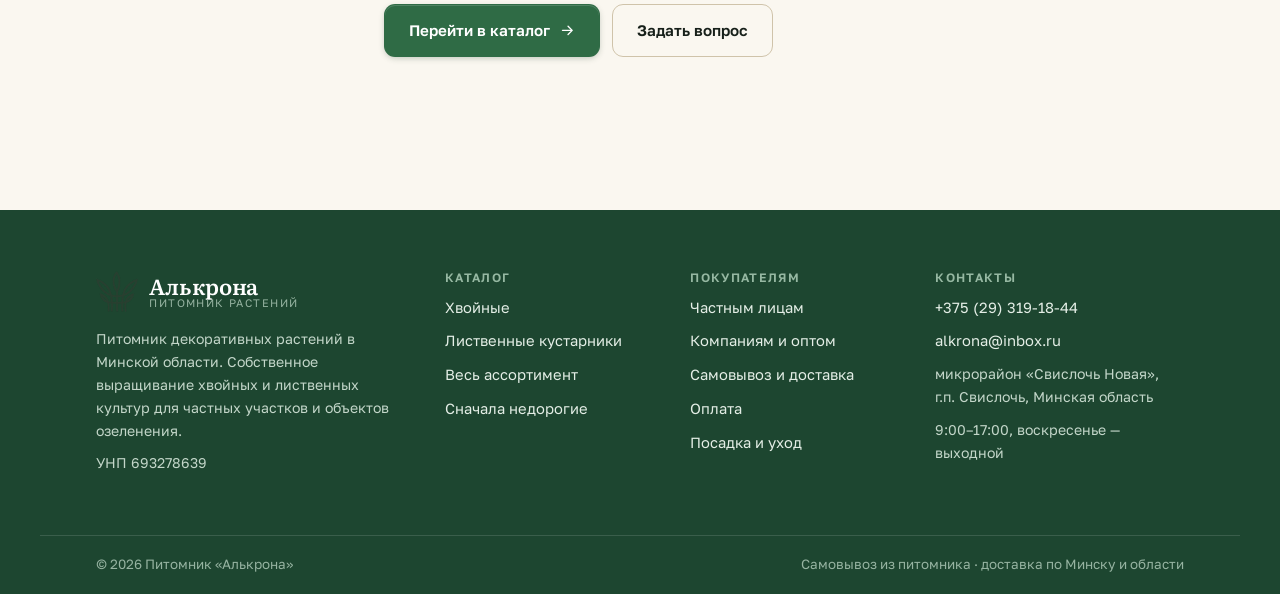
<file: care.html>
<!doctype html>
<html lang="ru">
<head>
<meta charset="utf-8">
<meta name="viewport" content="width=device-width, initial-scale=1">
<title>Посадка и уход за декоративными растениями — питомник «Алькрона»</title>
<meta name="description" content="Как посадить и ухаживать за хвойными и декоративными кустарниками: сроки посадки, полив, мульчирование, подкормка, обрезка и подготовка к зиме в условиях Минской области.">
<meta name="theme-color" content="#1d4630">
<meta property="og:title" content="Посадка и уход за декоративными растениями — питомник «Алькрона»">
<meta property="og:description" content="Как посадить и ухаживать за хвойными и декоративными кустарниками: сроки посадки, полив, мульчирование, подкормка, обрезка и подготовка к зиме в условиях Минской области.">
<meta property="og:type" content="website">
<meta property="og:locale" content="ru_RU">
<link rel="icon" href="assets/img/favicon.png" type="image/png">
<link rel="apple-touch-icon" href="assets/img/logo-mark-128.png">
<link rel="preconnect" href="https://fonts.googleapis.com">
<link rel="preconnect" href="https://fonts.gstatic.com" crossorigin>
<link href="https://fonts.googleapis.com/css2?family=Literata:ital,opsz,wght@0,7..72,400..700;1,7..72,400..600&family=Golos+Text:wght@400..700&display=swap" rel="stylesheet">
<link rel="stylesheet" href="assets/css/styles.css?v=1787279535">
</head>
<body>
<a class="skip" href="#main">Перейти к содержимому</a>

<div class="topbar">
  <div class="wrap">
    <span class="t-note" data-today>9:00–17:00, воскресенье — выходной</span>
    <span style="display:flex;gap:20px;flex-wrap:wrap;align-items:center">
      <a href="tel:+375293191844"><svg viewBox="0 0 24 24" fill="none" stroke="currentColor" stroke-linecap="round" stroke-linejoin="round" stroke-width="1.5" aria-hidden="true"><path d="M5 4.4h3.6l1.8 4.5-2.2 1.4a11.4 11.4 0 0 0 5.1 5.1l1.4-2.2 4.5 1.8V19a1 1 0 0 1-1.1 1A16.4 16.4 0 0 1 4 5.5 1 1 0 0 1 5 4.4z"/></svg>+375 (29) 319-18-44</a>
      <a href="mailto:alkrona@inbox.ru"><svg viewBox="0 0 24 24" fill="none" stroke="currentColor" stroke-linecap="round" stroke-linejoin="round" stroke-width="1.5" aria-hidden="true"><path d="M3.6 6.2h16.8v11.6H3.6z"/><path d="m3.6 7.2 8.4 6.2 8.4-6.2"/></svg>alkrona@inbox.ru</a>
    </span>
  </div>
</div>

<header class="header">
  <div class="wrap nav">
    <a class="brand" href="index.html" aria-label="Алькрона — на главную">
      <img src="assets/img/logo-mark-128.png" alt="" width="42" height="41">
      <span class="brand-txt"><b>Алькрона</b><span>питомник растений</span></span>
    </a>
    <nav class="nav-links" aria-label="Основное меню"><a href="catalog.html">Каталог</a><a href="index.html#audience">Покупателям</a><a href="index.html#about">О питомнике</a><a href="index.html#buy">Доставка и оплата</a><a href="care.html" aria-current="page">Уход</a><a href="index.html#contacts">Контакты</a></nav>
    <div class="nav-actions">
      <button class="icon-btn" data-req-open aria-label="Открыть заявку" aria-haspopup="dialog">
        <svg viewBox="0 0 24 24" fill="none" stroke="currentColor" stroke-linecap="round" stroke-linejoin="round" stroke-width="1.4" aria-hidden="true"><path d="M6.2 7.6h11.6L19 20.4H5z"/><path d="M9.2 7.6V6.4a2.8 2.8 0 0 1 5.6 0v1.2"/></svg><span class="badge" data-req-count aria-hidden="true">0</span>
      </button>
      <a class="btn btn-primary btn-sm nav-call" href="tel:+375293191844">Позвонить</a>
      <button class="icon-btn burger" data-burger aria-label="Меню" aria-expanded="false"><svg viewBox="0 0 24 24" fill="none" stroke="currentColor" stroke-linecap="round" stroke-linejoin="round" stroke-width="1.4" aria-hidden="true"><path d="M4 8h16M4 16h16"/></svg></button>
    </div>
  </div>
</header>

<nav class="mobile-nav" aria-label="Мобильное меню">
  <div class="m-head">
    <span class="brand-txt"><b>Меню</b></span>
    <button class="icon-btn" data-close-nav aria-label="Закрыть меню"><svg viewBox="0 0 24 24" fill="none" stroke="currentColor" stroke-linecap="round" stroke-linejoin="round" stroke-width="1.4" aria-hidden="true"><path d="M6 6l12 12M18 6 6 18"/></svg></button>
  </div>
  <a href="catalog.html">Каталог</a><a href="index.html#audience">Покупателям</a><a href="index.html#about">О питомнике</a><a href="index.html#buy">Доставка и оплата</a><a href="care.html">Уход</a><a href="index.html#contacts">Контакты</a>
  <div class="m-foot">
    <a class="btn btn-primary btn-block" href="tel:+375293191844">+375 (29) 319-18-44</a>
    <a class="btn btn-outline btn-block" href="mailto:alkrona@inbox.ru">alkrona@inbox.ru</a>
    <p class="small muted">микрорайон «Свислочь Новая», г.п. Свислочь, Минская область<br>9:00–17:00, воскресенье — выходной</p>
  </div>
</nav>

<main id="main">
  <section class="page-head">
    <div class="wrap">
      <nav class="crumbs" aria-label="Хлебные крошки">
        <a href="index.html">Главная</a><span aria-hidden="true">/</span><span>Посадка и уход</span>
      </nav>
      <h1 class="t-major">Посадка и уход<br>после покупки</h1>
      <p class="lede" style="margin-top:12px">То, что мы рассказываем покупателям при отгрузке.
         Рекомендации для условий Минской области — хвойные и лиственные декоративные кустарники
         в контейнере и с открытой корневой системой.</p>
    </div>
  </section>

  <section class="section" style="padding-top:clamp(24px,3vw,44px)">
    <div class="wrap doc">
      <nav class="toc" aria-label="Содержание">
        <h4>Содержание</h4>
        <a href="#when">Когда сажать</a><a href="#planting">Посадка</a><a href="#water">Полив</a><a href="#mulch">Мульчирование</a><a href="#feed">Подкормка</a><a href="#prune">Обрезка</a><a href="#winter">Подготовка к зиме</a><a href="#mistakes">Частые ошибки</a>
      </nav>

      <div class="doc-body">
        <section id="when">
          <h2>Когда сажать</h2>
          <p>Контейнерные растения (в горшках С2, С3, С5 и больше) можно высаживать весь тёплый
             сезон — с апреля по октябрь, пока земля не промёрзла. Ком не разрушается, корни
             не травмируются, поэтому жёсткого «окна» нет.</p>
          <p>Растения с открытой корневой системой (ОКС) сажают только в состоянии покоя:
             ранней весной до распускания почек или осенью после листопада.</p>
          <div class="callout"><svg viewBox="0 0 24 24" fill="none" stroke="currentColor" stroke-linecap="round" stroke-linejoin="round" stroke-width="1.4" aria-hidden="true"><circle cx="12" cy="12" r="8.6"/><path d="M12 11v5.2M12 7.6v.2"/></svg>
            <div><b>Лучшее время — конец августа и сентябрь.</b>
              <span> Земля ещё тёплая, воздух уже прохладный, дождей больше. Корни успевают
              освоиться до морозов, а надземная часть не тратит силы на жару.</span></div>
          </div>
        </section>

        <section id="planting">
          <h2>Посадка</h2>
          <ol class="num">
            <li><span><b>Яма.</b> В 1,5–2 раза шире земляного кома и примерно на его глубину.
                Стенки лучше разрыхлить, чтобы корни не упирались в плотный грунт.</span></li>
            <li><span><b>Дренаж — по ситуации.</b> На тяжёлой глине и в низинах — 10–15 см щебня
                или керамзита. На нормальной почве дренаж не нужен.</span></li>
            <li><span><b>Достаньте растение аккуратно.</b> Контейнер снимайте, не выдёргивая
                за ствол. Если корни свились плотным войлоком — надрежьте ком по бокам
                в 3–4 местах, иначе корни продолжат расти по кругу.</span></li>
            <li><span><b>Уровень.</b> Корневая шейка — вровень с землёй. Заглубление
                и «посадка в ямку» — самая частая причина гибели хвойных.</span></li>
            <li><span><b>Засыпьте и уплотните.</b> Землю подсыпайте слоями, слегка приминая,
                чтобы не осталось пустот у корней.</span></li>
            <li><span><b>Полейте сразу.</b> 10–20 л на куст, даже если идёт дождь: вода
                уплотняет грунт вокруг корней.</span></li>
            <li><span><b>Замульчируйте.</b> Слой 5–7 см коры, щепы или торфа, не прижимая
                мульчу к стволу.</span></li>
          </ol>
          <div class="callout warn"><svg viewBox="0 0 24 24" fill="none" stroke="currentColor" stroke-linecap="round" stroke-linejoin="round" stroke-width="1.4" aria-hidden="true"><path d="M12 4.2 21 20H3z"/><path d="M12 10v4M12 17.2v.2"/></svg>
            <div><b>Не вносите свежий навоз и не «удобряйте на всякий случай».</b>
              <span> В первый месяц растению нужна вода и покой, а не питание — свежая
              органика обжигает молодые корни.</span></div>
          </div>
        </section>

        <section id="water">
          <h2>Полив в первый сезон</h2>
          <p>Первый год — самый важный. Пока корни не вышли за пределы посадочной ямы,
             растение полностью зависит от вас.</p>
          <ul class="bul">
            <li>Раз в 5–7 дней, в жару и на песчаных почвах — чаще.</li>
            <li>10–20 л под взрослый куст, 5–10 л под небольшой. Лучше реже, но обильно,
                чем каждый день понемногу.</li>
            <li>Поливать под корень, а не по листу: мокрая листва на солнце получает ожоги,
                а в сырую погоду — грибные болезни.</li>
            <li>Хвойные полезно дождевать по кроне в сухую погоду — рано утром или вечером.</li>
          </ul>
          <div class="callout"><svg viewBox="0 0 24 24" fill="none" stroke="currentColor" stroke-linecap="round" stroke-linejoin="round" stroke-width="1.4" aria-hidden="true"><circle cx="12" cy="12" r="8.6"/><path d="M12 11v5.2M12 7.6v.2"/></svg>
            <div><b>Как проверить.</b>
              <span> Разгребите мульчу и копните на 5–7 см. Земля влажная и лепится —
              полив не нужен, рассыпается — пора поливать.</span></div>
          </div>
        </section>

        <section id="mulch">
          <h2>Мульчирование</h2>
          <p>Мульча удерживает влагу, не даёт почве перегреваться и растрескиваться, подавляет
             сорняки и защищает корни зимой. Для хвойных подходит сосновая кора и щепа,
             для лиственных — кора, щепа, компост.</p>
          <ul class="bul">
            <li>Слой 5–7 см, к зиме под молодыми посадками — до 8–10 см.</li>
            <li>Не насыпать вплотную к стволу: между мульчой и корой оставьте 3–5 см.</li>
            <li>Обновлять раз в 1–2 года, по мере перепревания.</li>
          </ul>
        </section>

        <section id="feed">
          <h2>Подкормка</h2>
          <p>В год посадки растение не подкармливают — в субстрате достаточно питания,
             а лишние удобрения мешают укоренению.</p>
          <ul class="bul">
            <li><b>Весна (апрель–май):</b> комплексное удобрение с преобладанием азота —
                на рост побегов.</li>
            <li><b>Лето (июнь):</b> полное комплексное удобрение, если куст ослаблен
                или сильно цветёт.</li>
            <li><b>Конец лета (август):</b> только калийно-фосфорное. Азот после июля
                не вносить — он гонит молодые побеги, которые не успевают вызреть
                и вымерзают.</li>
            <li>Для хвойных берите специализированные удобрения: им нужен другой баланс
                и слегка кислая реакция почвы.</li>
          </ul>
        </section>

        <section id="prune">
          <h2>Обрезка</h2>
          <ul class="bul">
            <li><b>Санитарная</b> — в любое время: сухие, сломанные и больные ветви.</li>
            <li><b>Спирея японская, лапчатка, пузыреплодник, дёрен</b> цветут на побегах
                текущего года — стригут ранней весной, до распускания почек. Не бойтесь
                короткой обрезки: куст ответит густым приростом.</li>
            <li><b>Спирея серая и Вангутта</b> цветут на прошлогодних побегах — обрезают
                сразу после цветения, иначе останетесь без цветов.</li>
            <li><b>Гортензия метельчатая</b> — весной, укорачивая прошлогодние побеги
                на 2–4 почки.</li>
            <li><b>Дёрен с цветной корой</b> раз в 2–3 года срезают почти на пень:
                яркая кора бывает только у молодых побегов.</li>
            <li><b>Туи и можжевельники</b> стригут в мае–июне и при необходимости
                в августе, снимая не больше трети прироста и не заходя в старую древесину.</li>
          </ul>
        </section>

        <section id="winter">
          <h2>Подготовка к зиме</h2>
          <ul class="bul">
            <li><b>Влагозарядковый полив</b> в октябре, до устойчивых заморозков — особенно
                важен для хвойных, которые испаряют влагу и зимой.</li>
            <li><b>Мульчирование</b> корневой зоны слоем 8–10 см.</li>
            <li><b>Притенение хвойных</b> в конце зимы: в феврале–марте солнце отражается
                от снега и обжигает хвою, пока корни в мёрзлой земле. Спасает притеняющая
                сетка или лапник с южной стороны.</li>
            <li><b>Обвязка колоновидных туй</b> мягким шпагатом — чтобы мокрый снег
                не разваливал крону.</li>
            <li><b>Молодые посадки первого года</b> дополнительно укрывают лапником.</li>
          </ul>
          <div class="callout warn"><svg viewBox="0 0 24 24" fill="none" stroke="currentColor" stroke-linecap="round" stroke-linejoin="round" stroke-width="1.4" aria-hidden="true"><path d="M12 4.2 21 20H3z"/><path d="M12 10v4M12 17.2v.2"/></svg>
            <div><b>Не укрывайте плёнкой и плотным нетканым материалом наглухо.</b>
              <span> Под ними растения выпревают в оттепель. Укрытие должно дышать.</span></div>
          </div>
        </section>

        <section id="mistakes">
          <h2>Частые ошибки</h2>
          <ul class="bul">
            <li>Заглубление корневой шейки при посадке.</li>
            <li>Частый поверхностный полив вместо редкого и обильного.</li>
            <li>Азотные подкормки в августе — побеги не вызревают и вымерзают.</li>
            <li>Посадка светолюбивых хвойных в тень: крона редеет и теряет форму.</li>
            <li>Мульча, насыпанная вплотную к стволу — кора преет.</li>
            <li>Отсутствие притенения хвойных в конце зимы.</li>
          </ul>
          <div class="callout"><svg viewBox="0 0 24 24" fill="none" stroke="currentColor" stroke-linecap="round" stroke-linejoin="round" stroke-width="1.4" aria-hidden="true"><circle cx="12" cy="12" r="8.6"/><path d="M12 11v5.2M12 7.6v.2"/></svg>
            <div><b>Остались вопросы?</b>
              <span> Позвоните — подскажем по конкретному растению и участку:
              <a href="tel:+375293191844">+375 (29) 319-18-44</a>.</span></div>
          </div>
        </section>

        <div style="display:flex;gap:12px;flex-wrap:wrap">
          <a class="btn btn-primary" href="catalog.html">Перейти в каталог <svg viewBox="0 0 24 24" fill="none" stroke="currentColor" stroke-linecap="round" stroke-linejoin="round" stroke-width="1.9" aria-hidden="true"><path d="M5 12h14M13 6l6 6-6 6"/></svg></a>
          <a class="btn btn-outline" href="index.html#contacts">Задать вопрос</a>
        </div>
      </div>
    </div>
  </section>
</main>

<footer class="footer">
  <div class="wrap footer-top">
    <div class="fcol">
      <a class="brand" href="index.html" aria-label="Алькрона — на главную" style="margin-bottom:6px">
        <img src="assets/img/logo-mark-128.png" alt="" width="42" height="41">
        <span class="brand-txt"><b>Алькрона</b><span>питомник растений</span></span>
      </a>
      <p class="small">Питомник декоративных растений в Минской области. Собственное выращивание
         хвойных и лиственных культур для частных участков и объектов озеленения.</p>
      <p class="small">УНП 693278639</p>
    </div>
    <div class="fcol">
      <h3>Каталог</h3>
      <a href="catalog.html?cat=hvojnye-derevya-i-kustarniki">Хвойные</a>
      <a href="catalog.html?cat=listvennye-kustarniki">Лиственные кустарники</a>
      <a href="catalog.html">Весь ассортимент</a>
      <a href="catalog.html?sort=price-asc">Сначала недорогие</a>
    </div>
    <div class="fcol">
      <h3>Покупателям</h3>
      <a href="index.html#audience">Частным лицам</a>
      <a href="index.html#audience">Компаниям и оптом</a>
      <a href="index.html#buy">Самовывоз и доставка</a>
      <a href="index.html#buy">Оплата</a>
      <a href="care.html">Посадка и уход</a>
    </div>
    <div class="fcol">
      <h3>Контакты</h3>
      <a href="tel:+375293191844">+375 (29) 319-18-44</a>
      <a href="mailto:alkrona@inbox.ru">alkrona@inbox.ru</a>
      <p class="small">микрорайон «Свислочь Новая»,<br>г.п. Свислочь, Минская область</p>
      <p class="small">9:00–17:00, воскресенье — выходной</p>
    </div>
  </div>
  <div class="wrap footer-bot">
    <span>© <span data-year>2026</span> Питомник «Алькрона»</span>
    <span>Самовывоз из питомника · доставка по Минску и области</span>
  </div>
</footer>

<div class="scrim" data-scrim></div>

<aside class="drawer" data-drawer role="dialog" aria-modal="true" aria-label="Заявка на растения">
  <div class="drawer-head">
    <h2 class="t-minor">Ваша заявка</h2>
    <button class="icon-btn" data-req-close aria-label="Закрыть заявку"><svg viewBox="0 0 24 24" fill="none" stroke="currentColor" stroke-linecap="round" stroke-linejoin="round" stroke-width="1.4" aria-hidden="true"><path d="M6 6l12 12M18 6 6 18"/></svg></button>
  </div>
  <div class="drawer-body" data-req-body></div>
  <div class="drawer-foot" data-req-foot></div>
</aside>

<div class="modal" data-modal role="dialog" aria-modal="true" aria-label="Карточка растения">
  <div class="modal-box"></div>
</div>

<div class="lightbox" data-lightbox role="dialog" aria-modal="true" aria-label="Просмотр фотографии">
  <img alt="" width="1600" height="1200">
  <button class="icon-btn round lb-close" aria-label="Закрыть просмотр"><svg viewBox="0 0 24 24" fill="none" stroke="currentColor" stroke-linecap="round" stroke-linejoin="round" stroke-width="1.4" aria-hidden="true"><path d="M6 6l12 12M18 6 6 18"/></svg></button>
  <button class="icon-btn round lb-nav lb-prev" aria-label="Предыдущее фото"><svg viewBox="0 0 24 24" fill="none" stroke="currentColor" stroke-linecap="round" stroke-linejoin="round" stroke-width="1.4" aria-hidden="true"><path d="M15 6 9 12l6 6"/></svg></button>
  <button class="icon-btn round lb-nav lb-next" aria-label="Следующее фото"><svg viewBox="0 0 24 24" fill="none" stroke="currentColor" stroke-linecap="round" stroke-linejoin="round" stroke-width="1.4" aria-hidden="true"><path d="m9 6 6 6-6 6"/></svg></button>
  <p class="lb-cap"></p>
</div>

<script src="assets/js/catalog-data.js?v=1787278007" defer></script>
<script src="assets/js/app.js?v=1787278349" defer></script>
</body>
</html>
</file>
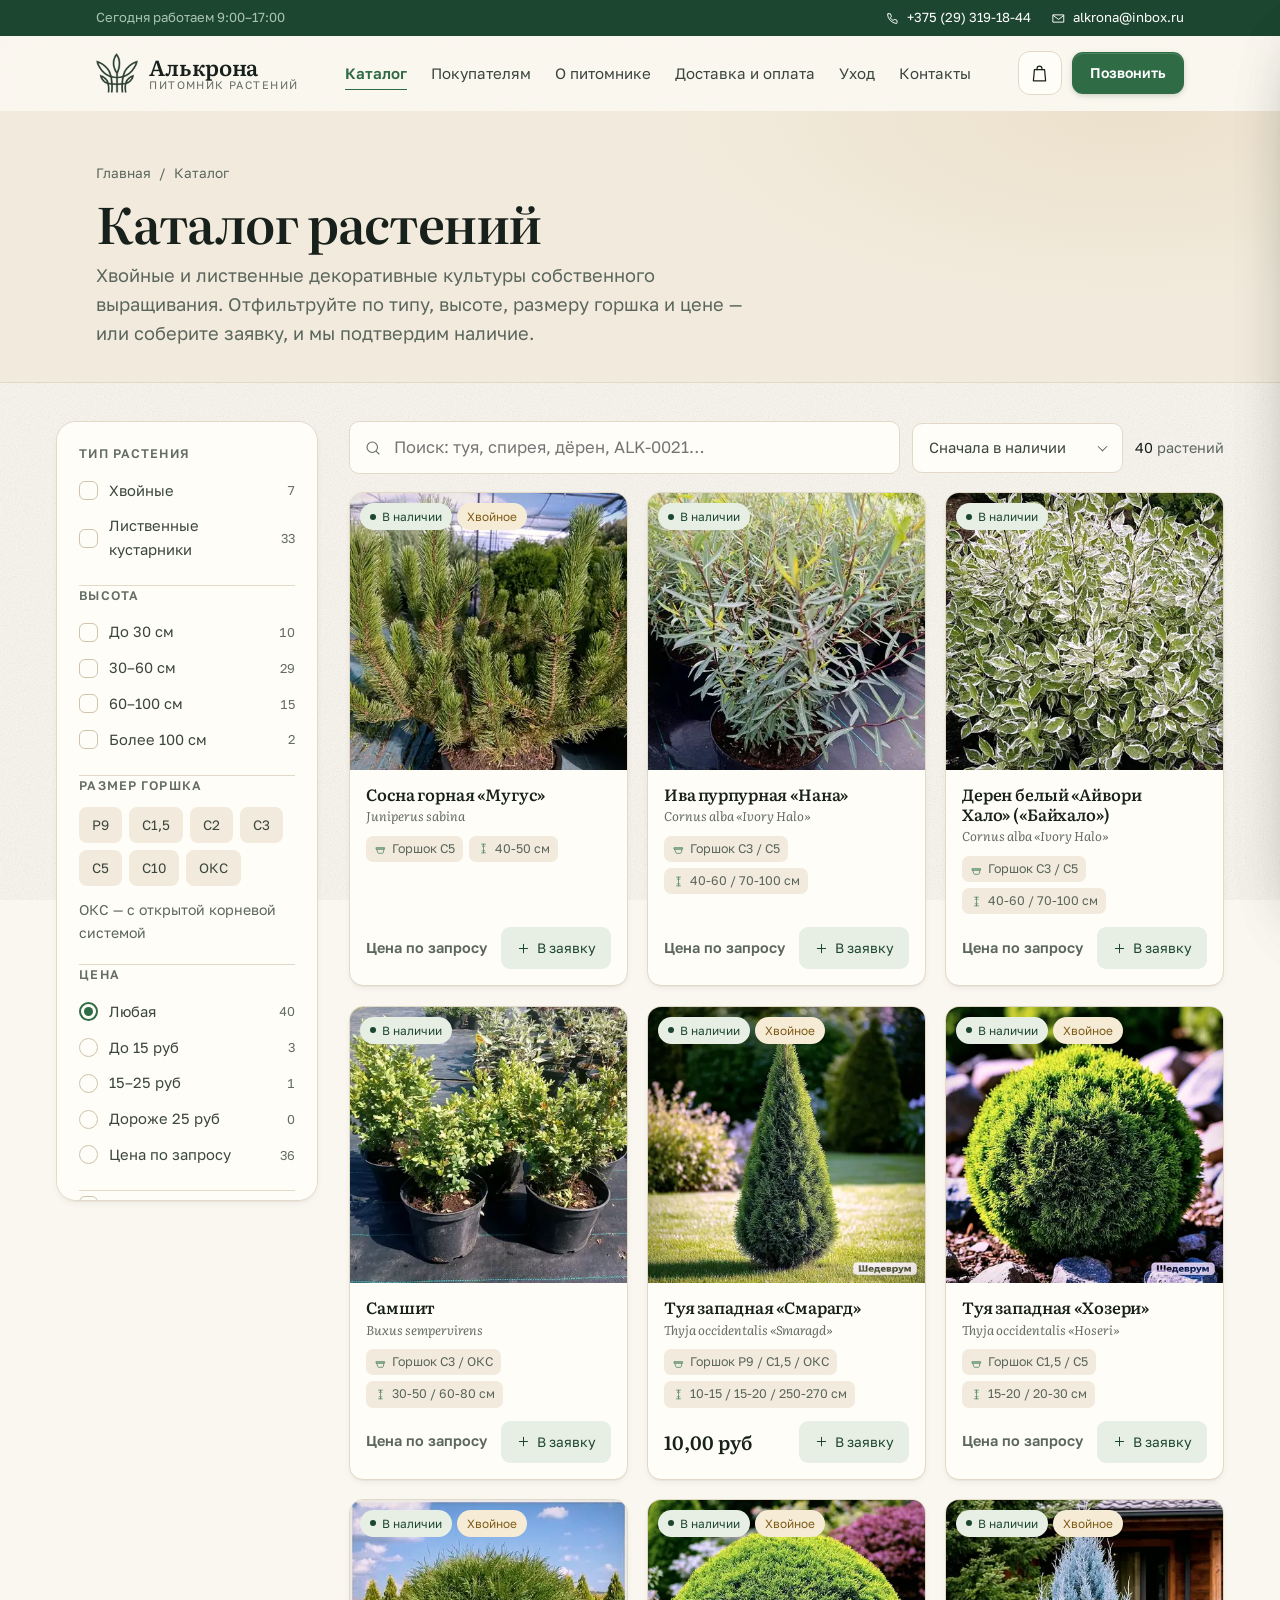
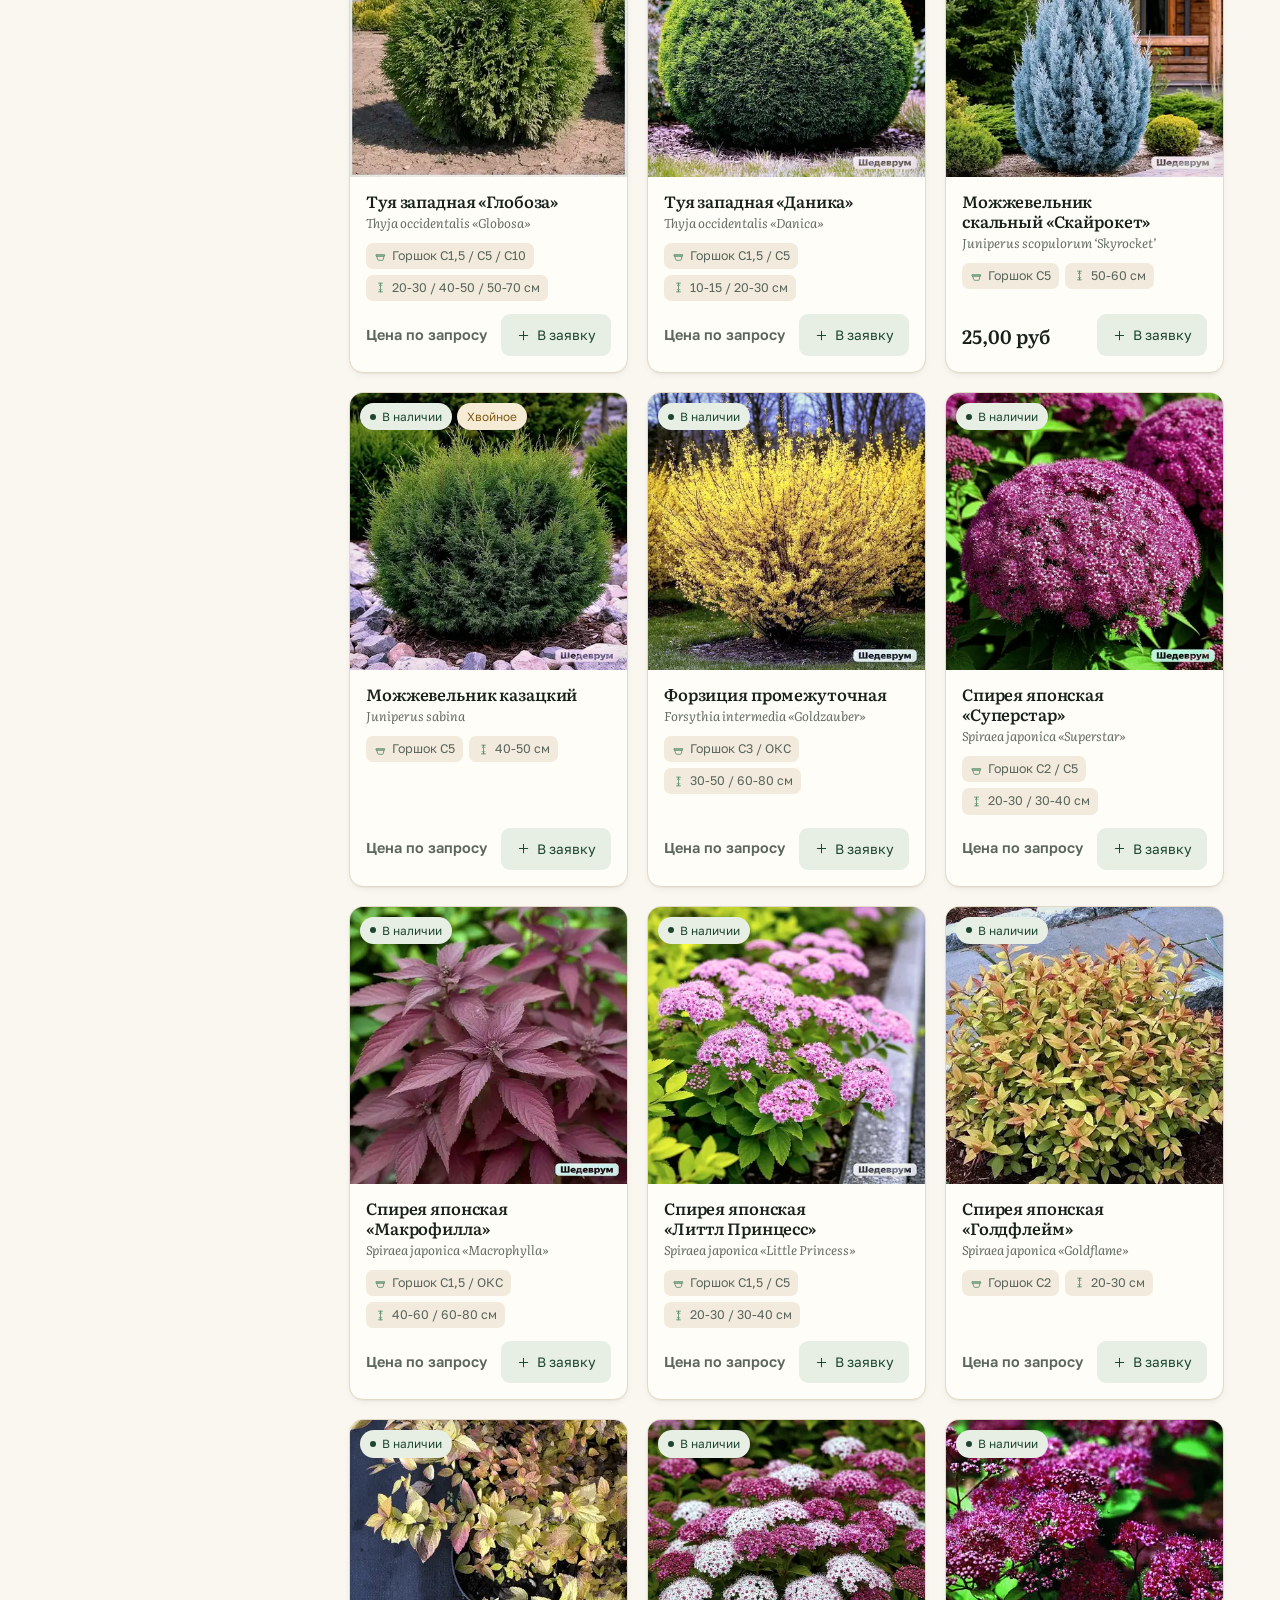
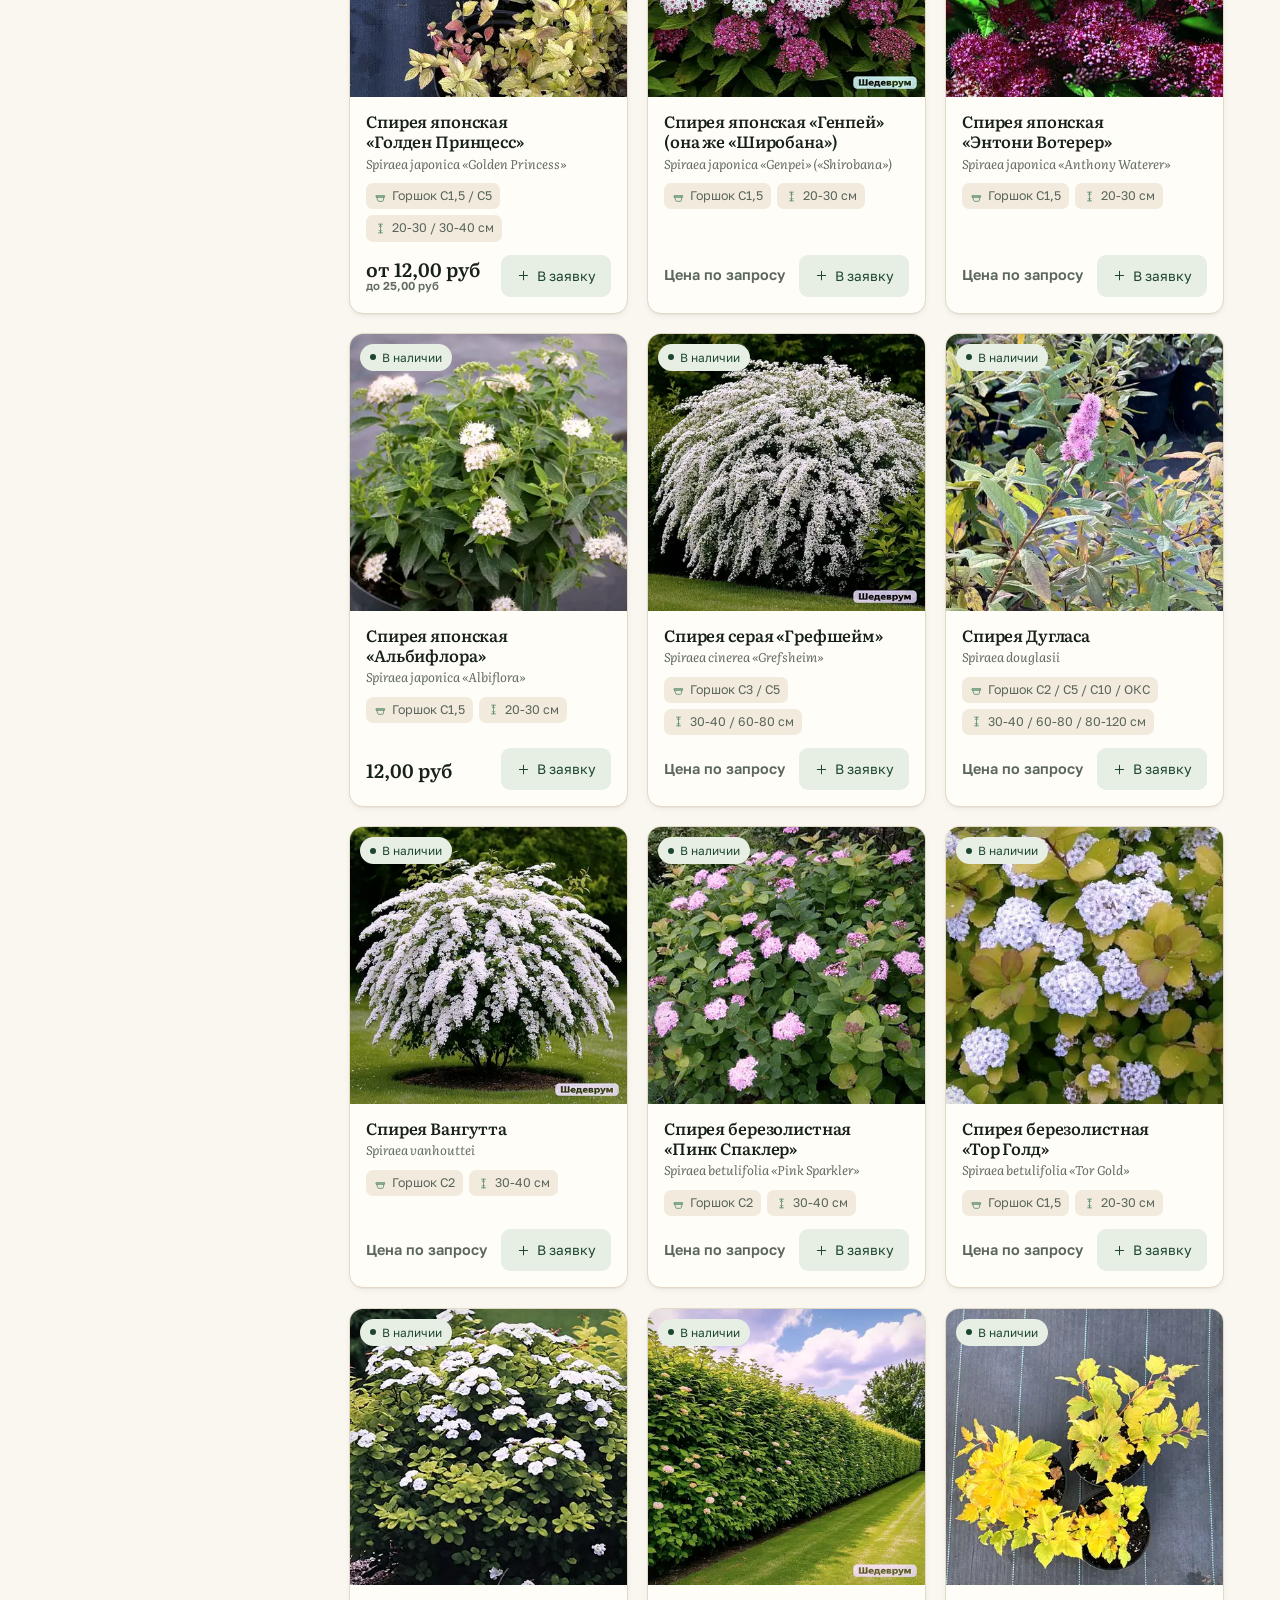
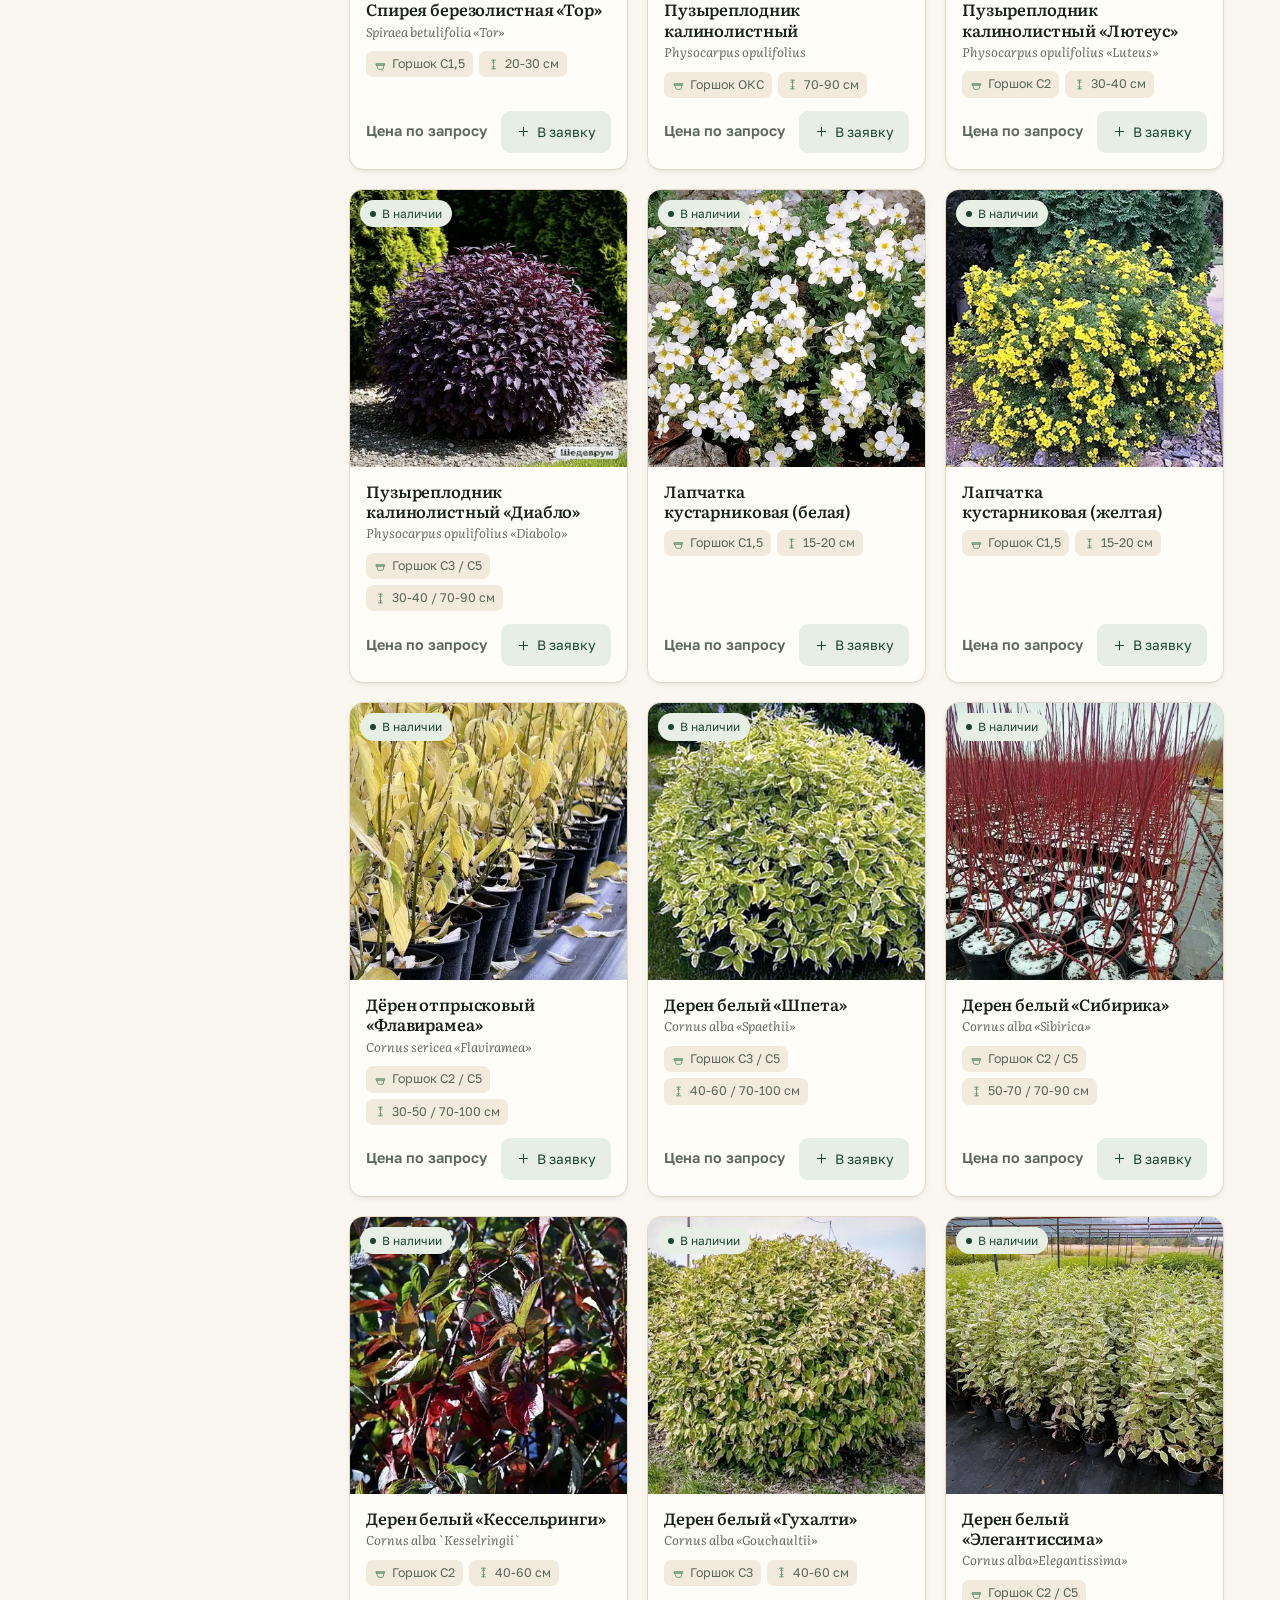
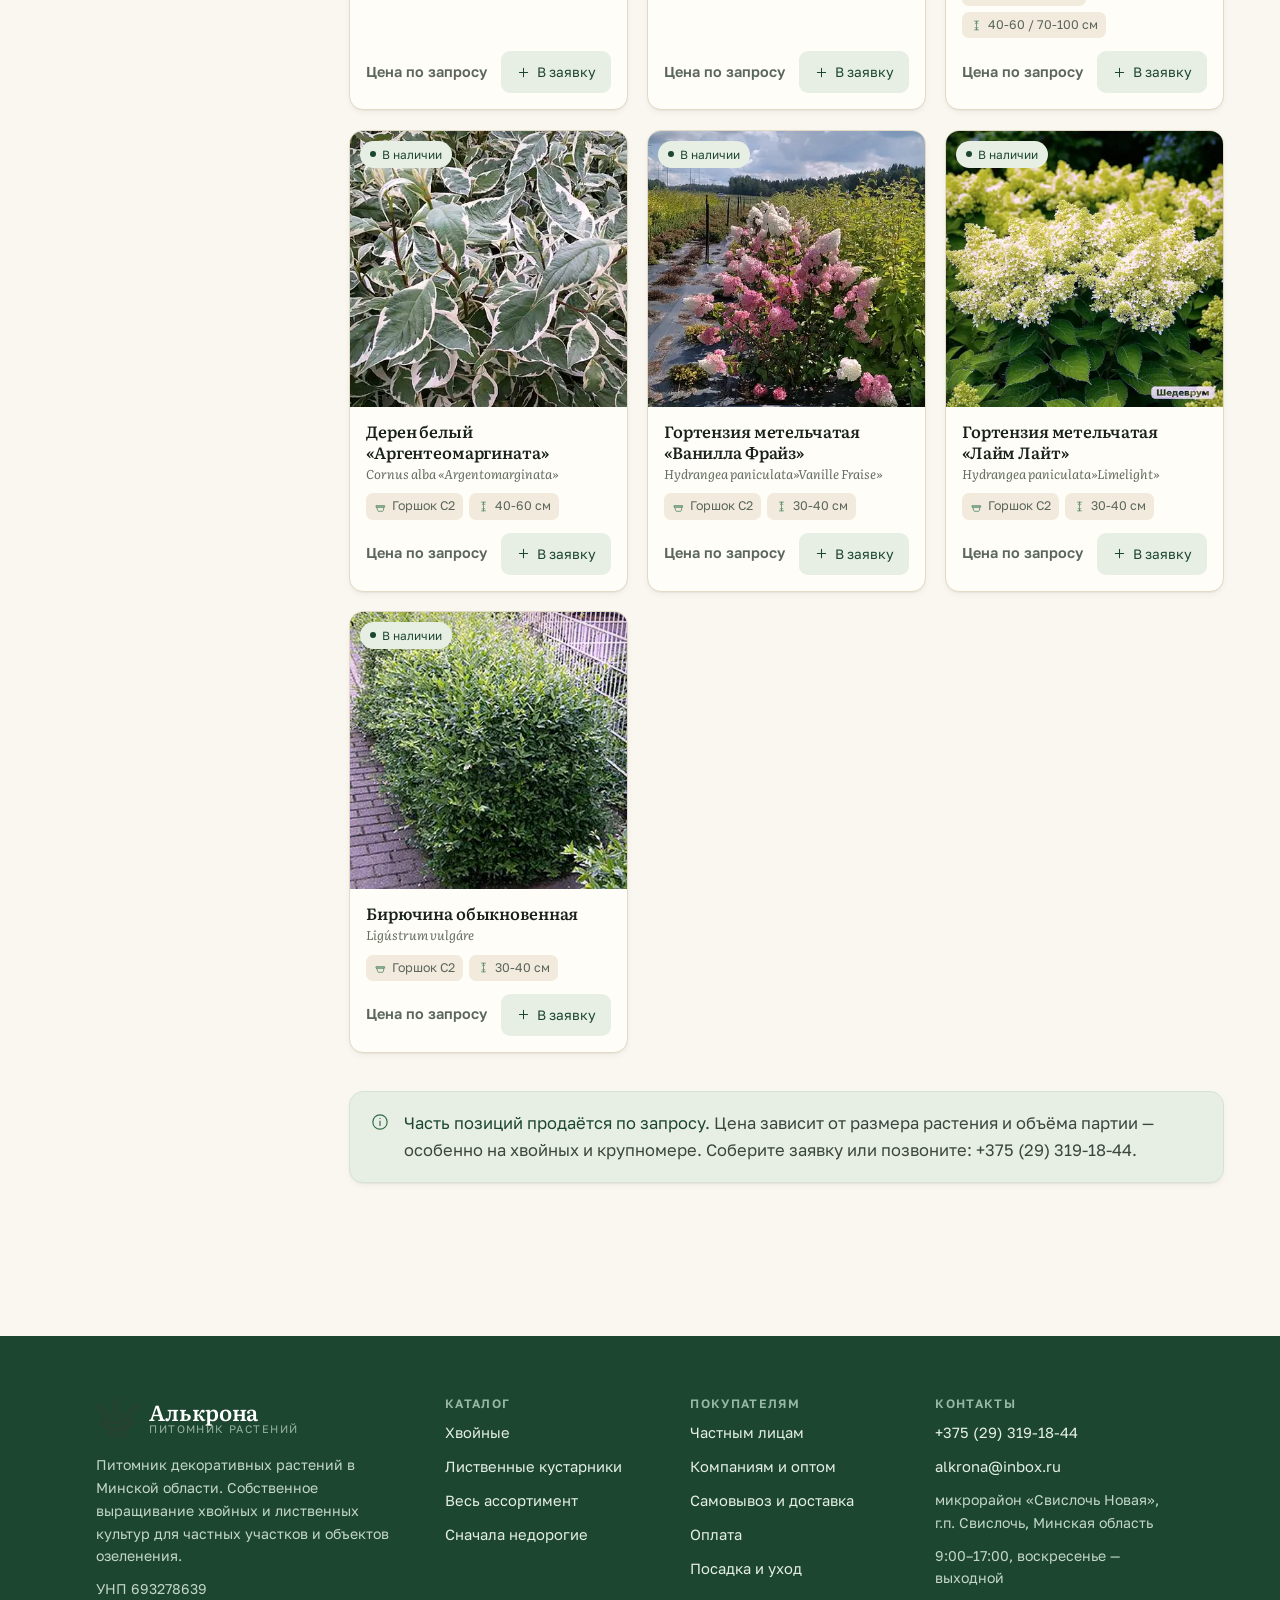
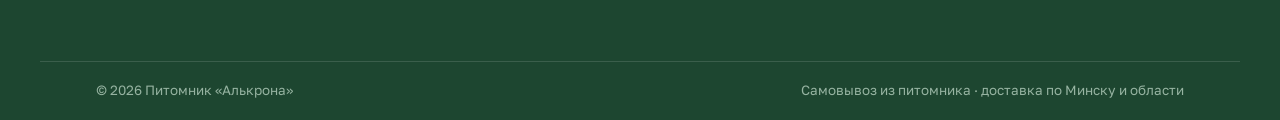
<file: catalog.html>
<!doctype html>
<html lang="ru">
<head>
<meta charset="utf-8">
<meta name="viewport" content="width=device-width, initial-scale=1">
<title>Каталог растений — питомник «Алькрона», Минская область</title>
<meta name="description" content="Каталог питомника Алькрона: хвойные деревья и кустарники, лиственные декоративные кустарники. Фильтр по типу, высоте, размеру горшка и цене. Самовывоз и доставка.">
<meta name="theme-color" content="#1d4630">
<meta property="og:title" content="Каталог растений — питомник «Алькрона», Минская область">
<meta property="og:description" content="Каталог питомника Алькрона: хвойные деревья и кустарники, лиственные декоративные кустарники. Фильтр по типу, высоте, размеру горшка и цене. Самовывоз и доставка.">
<meta property="og:type" content="website">
<meta property="og:locale" content="ru_RU">
<link rel="icon" href="assets/img/favicon.png" type="image/png">
<link rel="apple-touch-icon" href="assets/img/logo-mark-128.png">
<link rel="preconnect" href="https://fonts.googleapis.com">
<link rel="preconnect" href="https://fonts.gstatic.com" crossorigin>
<link href="https://fonts.googleapis.com/css2?family=Literata:ital,opsz,wght@0,7..72,400..700;1,7..72,400..600&family=Golos+Text:wght@400..700&display=swap" rel="stylesheet">
<link rel="stylesheet" href="assets/css/styles.css?v=1787279535">
</head>
<body>
<a class="skip" href="#main">Перейти к содержимому</a>

<div class="topbar">
  <div class="wrap">
    <span class="t-note" data-today>9:00–17:00, воскресенье — выходной</span>
    <span style="display:flex;gap:20px;flex-wrap:wrap;align-items:center">
      <a href="tel:+375293191844"><svg viewBox="0 0 24 24" fill="none" stroke="currentColor" stroke-linecap="round" stroke-linejoin="round" stroke-width="1.5" aria-hidden="true"><path d="M5 4.4h3.6l1.8 4.5-2.2 1.4a11.4 11.4 0 0 0 5.1 5.1l1.4-2.2 4.5 1.8V19a1 1 0 0 1-1.1 1A16.4 16.4 0 0 1 4 5.5 1 1 0 0 1 5 4.4z"/></svg>+375 (29) 319-18-44</a>
      <a href="mailto:alkrona@inbox.ru"><svg viewBox="0 0 24 24" fill="none" stroke="currentColor" stroke-linecap="round" stroke-linejoin="round" stroke-width="1.5" aria-hidden="true"><path d="M3.6 6.2h16.8v11.6H3.6z"/><path d="m3.6 7.2 8.4 6.2 8.4-6.2"/></svg>alkrona@inbox.ru</a>
    </span>
  </div>
</div>

<header class="header">
  <div class="wrap nav">
    <a class="brand" href="index.html" aria-label="Алькрона — на главную">
      <img src="assets/img/logo-mark-128.png" alt="" width="42" height="41">
      <span class="brand-txt"><b>Алькрона</b><span>питомник растений</span></span>
    </a>
    <nav class="nav-links" aria-label="Основное меню"><a href="catalog.html" aria-current="page">Каталог</a><a href="index.html#audience">Покупателям</a><a href="index.html#about">О питомнике</a><a href="index.html#buy">Доставка и оплата</a><a href="care.html">Уход</a><a href="index.html#contacts">Контакты</a></nav>
    <div class="nav-actions">
      <button class="icon-btn" data-req-open aria-label="Открыть заявку" aria-haspopup="dialog">
        <svg viewBox="0 0 24 24" fill="none" stroke="currentColor" stroke-linecap="round" stroke-linejoin="round" stroke-width="1.4" aria-hidden="true"><path d="M6.2 7.6h11.6L19 20.4H5z"/><path d="M9.2 7.6V6.4a2.8 2.8 0 0 1 5.6 0v1.2"/></svg><span class="badge" data-req-count aria-hidden="true">0</span>
      </button>
      <a class="btn btn-primary btn-sm nav-call" href="tel:+375293191844">Позвонить</a>
      <button class="icon-btn burger" data-burger aria-label="Меню" aria-expanded="false"><svg viewBox="0 0 24 24" fill="none" stroke="currentColor" stroke-linecap="round" stroke-linejoin="round" stroke-width="1.4" aria-hidden="true"><path d="M4 8h16M4 16h16"/></svg></button>
    </div>
  </div>
</header>

<nav class="mobile-nav" aria-label="Мобильное меню">
  <div class="m-head">
    <span class="brand-txt"><b>Меню</b></span>
    <button class="icon-btn" data-close-nav aria-label="Закрыть меню"><svg viewBox="0 0 24 24" fill="none" stroke="currentColor" stroke-linecap="round" stroke-linejoin="round" stroke-width="1.4" aria-hidden="true"><path d="M6 6l12 12M18 6 6 18"/></svg></button>
  </div>
  <a href="catalog.html">Каталог</a><a href="index.html#audience">Покупателям</a><a href="index.html#about">О питомнике</a><a href="index.html#buy">Доставка и оплата</a><a href="care.html">Уход</a><a href="index.html#contacts">Контакты</a>
  <div class="m-foot">
    <a class="btn btn-primary btn-block" href="tel:+375293191844">+375 (29) 319-18-44</a>
    <a class="btn btn-outline btn-block" href="mailto:alkrona@inbox.ru">alkrona@inbox.ru</a>
    <p class="small muted">микрорайон «Свислочь Новая», г.п. Свислочь, Минская область<br>9:00–17:00, воскресенье — выходной</p>
  </div>
</nav>

<main id="main">
  <section class="page-head">
    <div class="wrap">
      <nav class="crumbs" aria-label="Хлебные крошки">
        <a href="index.html">Главная</a><span aria-hidden="true">/</span><span>Каталог</span>
      </nav>
      <h1 class="t-major">Каталог растений</h1>
      <p class="lede" style="margin-top:12px">Хвойные и лиственные декоративные культуры
         собственного выращивания. Отфильтруйте по типу, высоте, размеру горшка и цене —
         или соберите заявку, и мы подтвердим наличие.</p>
    </div>
  </section>

  <section class="section" style="padding-top:clamp(24px,3vw,40px)">
    <div class="wrap wrap-wide catalog-layout">

      <aside class="filters" aria-label="Фильтры каталога">
        <div class="f-head">
          <b>Фильтры</b>
          <button class="icon-btn" data-filters-close aria-label="Закрыть фильтры"><svg viewBox="0 0 24 24" fill="none" stroke="currentColor" stroke-linecap="round" stroke-linejoin="round" stroke-width="1.4" aria-hidden="true"><path d="M6 6l12 12M18 6 6 18"/></svg></button>
        </div>
        <div data-filters></div>
      </aside>

      <div>
        <div class="toolbar">
          <label class="search">
            <span class="sr">Поиск по каталогу</span>
            <svg viewBox="0 0 24 24" fill="none" stroke="currentColor" stroke-linecap="round" stroke-linejoin="round" stroke-width="1.5" aria-hidden="true"><circle cx="11" cy="11" r="7"/><path d="m20 20-3.6-3.6"/></svg>
            <input type="search" data-q placeholder="Поиск: туя, спирея, дёрен, ALK-0021…" autocomplete="off">
          </label>
          <div class="select">
            <label class="sr" for="sort">Сортировка</label>
            <select id="sort" data-sort>
              <option value="default">Сначала в наличии</option>
              <option value="name">По названию, А–Я</option>
              <option value="price-asc">Сначала недорогие</option>
              <option value="price-desc">Сначала дорогие</option>
              <option value="height-desc">Сначала крупные</option>
              <option value="height-asc">Сначала компактные</option>
            </select>
          </div>
          <button class="btn btn-outline btn-sm filters-toggle" data-filters-toggle>
            <svg viewBox="0 0 24 24" fill="none" stroke="currentColor" stroke-linecap="round" stroke-linejoin="round" stroke-width="1.6" aria-hidden="true"><path d="M3.5 6.4h17M6.5 12h11M10 17.6h4"/></svg>Фильтры
          </button>
          <span class="count" data-count aria-live="polite"></span>
        </div>

        <div class="grid-products" data-grid data-full></div>

        <div class="callout" style="margin-top:clamp(26px,3vw,40px)">
          <svg viewBox="0 0 24 24" fill="none" stroke="currentColor" stroke-linecap="round" stroke-linejoin="round" stroke-width="1.4" aria-hidden="true"><circle cx="12" cy="12" r="8.6"/><path d="M12 11v5.2M12 7.6v.2"/></svg>
          <div><b>Часть позиций продаётся по запросу.</b>
            <span> Цена зависит от размера растения и объёма партии — особенно на хвойных
            и крупномере. Соберите заявку или позвоните: +375 (29) 319-18-44.</span></div>
        </div>
      </div>
    </div>
  </section>
</main>

<footer class="footer">
  <div class="wrap footer-top">
    <div class="fcol">
      <a class="brand" href="index.html" aria-label="Алькрона — на главную" style="margin-bottom:6px">
        <img src="assets/img/logo-mark-128.png" alt="" width="42" height="41">
        <span class="brand-txt"><b>Алькрона</b><span>питомник растений</span></span>
      </a>
      <p class="small">Питомник декоративных растений в Минской области. Собственное выращивание
         хвойных и лиственных культур для частных участков и объектов озеленения.</p>
      <p class="small">УНП 693278639</p>
    </div>
    <div class="fcol">
      <h3>Каталог</h3>
      <a href="catalog.html?cat=hvojnye-derevya-i-kustarniki">Хвойные</a>
      <a href="catalog.html?cat=listvennye-kustarniki">Лиственные кустарники</a>
      <a href="catalog.html">Весь ассортимент</a>
      <a href="catalog.html?sort=price-asc">Сначала недорогие</a>
    </div>
    <div class="fcol">
      <h3>Покупателям</h3>
      <a href="index.html#audience">Частным лицам</a>
      <a href="index.html#audience">Компаниям и оптом</a>
      <a href="index.html#buy">Самовывоз и доставка</a>
      <a href="index.html#buy">Оплата</a>
      <a href="care.html">Посадка и уход</a>
    </div>
    <div class="fcol">
      <h3>Контакты</h3>
      <a href="tel:+375293191844">+375 (29) 319-18-44</a>
      <a href="mailto:alkrona@inbox.ru">alkrona@inbox.ru</a>
      <p class="small">микрорайон «Свислочь Новая»,<br>г.п. Свислочь, Минская область</p>
      <p class="small">9:00–17:00, воскресенье — выходной</p>
    </div>
  </div>
  <div class="wrap footer-bot">
    <span>© <span data-year>2026</span> Питомник «Алькрона»</span>
    <span>Самовывоз из питомника · доставка по Минску и области</span>
  </div>
</footer>

<div class="scrim" data-scrim></div>

<aside class="drawer" data-drawer role="dialog" aria-modal="true" aria-label="Заявка на растения">
  <div class="drawer-head">
    <h2 class="t-minor">Ваша заявка</h2>
    <button class="icon-btn" data-req-close aria-label="Закрыть заявку"><svg viewBox="0 0 24 24" fill="none" stroke="currentColor" stroke-linecap="round" stroke-linejoin="round" stroke-width="1.4" aria-hidden="true"><path d="M6 6l12 12M18 6 6 18"/></svg></button>
  </div>
  <div class="drawer-body" data-req-body></div>
  <div class="drawer-foot" data-req-foot></div>
</aside>

<div class="modal" data-modal role="dialog" aria-modal="true" aria-label="Карточка растения">
  <div class="modal-box"></div>
</div>

<div class="lightbox" data-lightbox role="dialog" aria-modal="true" aria-label="Просмотр фотографии">
  <img alt="" width="1600" height="1200">
  <button class="icon-btn round lb-close" aria-label="Закрыть просмотр"><svg viewBox="0 0 24 24" fill="none" stroke="currentColor" stroke-linecap="round" stroke-linejoin="round" stroke-width="1.4" aria-hidden="true"><path d="M6 6l12 12M18 6 6 18"/></svg></button>
  <button class="icon-btn round lb-nav lb-prev" aria-label="Предыдущее фото"><svg viewBox="0 0 24 24" fill="none" stroke="currentColor" stroke-linecap="round" stroke-linejoin="round" stroke-width="1.4" aria-hidden="true"><path d="M15 6 9 12l6 6"/></svg></button>
  <button class="icon-btn round lb-nav lb-next" aria-label="Следующее фото"><svg viewBox="0 0 24 24" fill="none" stroke="currentColor" stroke-linecap="round" stroke-linejoin="round" stroke-width="1.4" aria-hidden="true"><path d="m9 6 6 6-6 6"/></svg></button>
  <p class="lb-cap"></p>
</div>

<script src="assets/js/catalog-data.js?v=1787278007" defer></script>
<script src="assets/js/app.js?v=1787278349" defer></script>
</body>
</html>
</file>
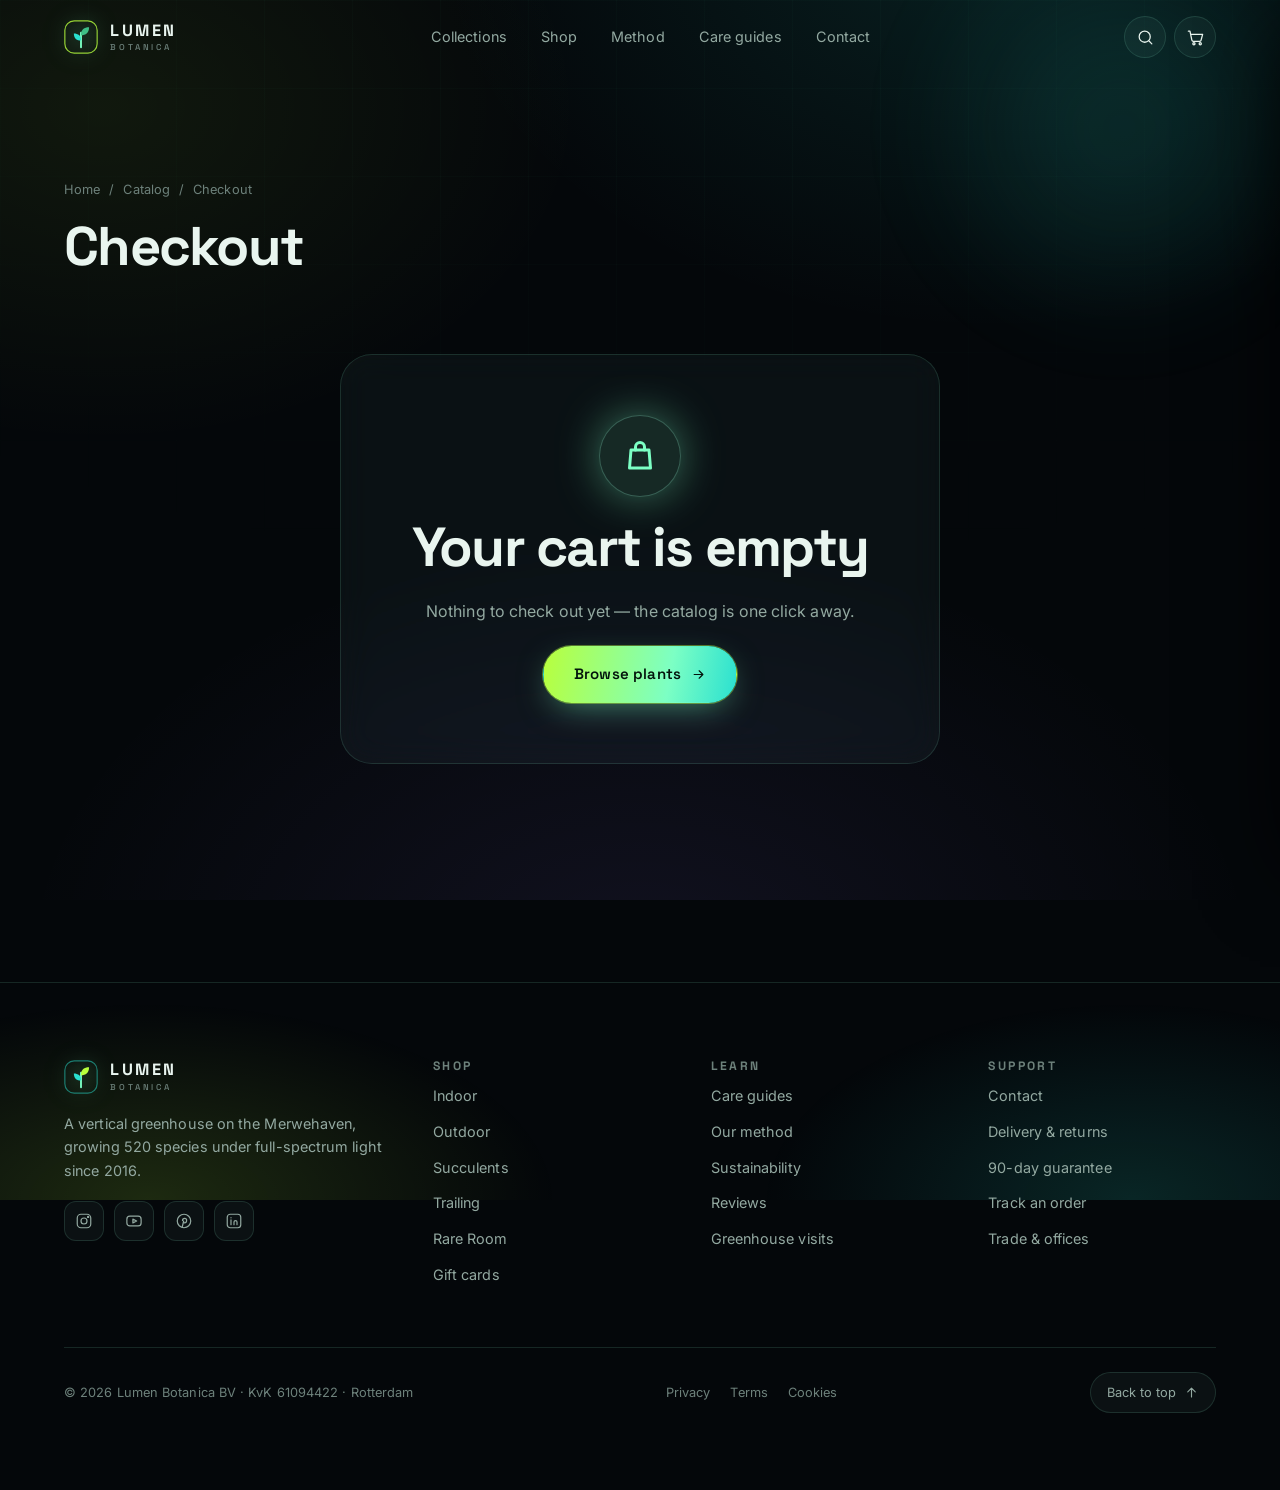
<file: archive/lumen-botanica/checkout.html>
<!doctype html>
<html lang="en">
<head>
<meta charset="utf-8">
<meta name="viewport" content="width=device-width, initial-scale=1">
<title>Checkout — Lumen Botanica</title>
<meta name="description" content="Review your order and check out. Plastic-free delivery across the EU.">
<meta name="theme-color" content="#04070a">
<link rel="icon" href="data:image/svg+xml,%3Csvg xmlns='http://www.w3.org/2000/svg' viewBox='0 0 32 32'%3E%3Crect width='32' height='32' rx='8' fill='%23050b0c'/%3E%3Cpath d='M16 25V11M16 11c0-4 3-6 7-6 0 5-3 7-7 7zM16 15c0-3.5-3-5.5-7-5.5 0 4.5 3 6.5 7 6.5z' stroke='%237CFFC4' stroke-width='2' fill='none' stroke-linecap='round'/%3E%3C/svg%3E">
<link rel="preconnect" href="https://fonts.googleapis.com">
<link rel="preconnect" href="https://fonts.gstatic.com" crossorigin>
<link href="https://fonts.googleapis.com/css2?family=Space+Grotesk:wght@400;500;600;700&family=Inter:wght@400;500;600&display=swap" rel="stylesheet">
<link rel="stylesheet" href="assets/css/styles.css">
</head>
<body>
<a class="skip" href="#main">Skip to content</a>
<div class="progress" role="presentation"></div>

<!-- ============ HEADER ============ -->
<header class="header">
  <div class="wrap nav">
    <a class="brand" href="index.html" aria-label="Lumen Botanica — home">
      <svg class="brand-mark" viewBox="0 0 40 40" fill="none" aria-hidden="true">
        <rect x="1" y="1" width="38" height="38" rx="11" stroke="url(#bg1)" stroke-width="1.4"/>
        <path d="M20 32V15" stroke="#7CFFC4" stroke-width="2.2" stroke-linecap="round"/>
        <path d="M20 17c0-5.5 3.8-8.5 9.5-8.5C29.5 15 25.7 18 20 18z" fill="url(#bg2)"/>
        <path d="M20 23c0-4.6-3.4-7.2-8.4-7.2 0 6 3.4 8.4 8.4 8.4z" fill="url(#bg3)"/>
        <defs>
          <linearGradient id="bg1" x1="0" y1="0" x2="40" y2="40"><stop stop-color="#B8FF3C" stop-opacity=".8"/><stop offset="1" stop-color="#2AE0D0" stop-opacity=".4"/></linearGradient>
          <linearGradient id="bg2" x1="20" y1="18" x2="30" y2="8"><stop stop-color="#3fbe86"/><stop offset="1" stop-color="#B8FF3C"/></linearGradient>
          <linearGradient id="bg3" x1="20" y1="24" x2="11" y2="16"><stop stop-color="#2ad6a5"/><stop offset="1" stop-color="#2AE0D0"/></linearGradient>
        </defs>
      </svg>
      <span class="brand-name">Lumen<small>Botanica</small></span>
    </a>

    <nav class="nav-links" aria-label="Primary">
      <a href="index.html#collections">Collections</a>
      <a href="shop.html">Shop</a>
      <a href="index.html#method">Method</a>
      <a href="index.html#guides">Care guides</a>
      <a href="index.html#contact">Contact</a>
    </nav>

    <div class="nav-actions">
      <a class="icon-btn" href="shop.html" aria-label="Search the catalog">
        <svg viewBox="0 0 24 24"><circle cx="11" cy="11" r="7"/><path d="M20 20l-3.5-3.5"/></svg>
      </a>
      <button class="icon-btn" data-cart-open aria-label="Open cart" aria-haspopup="dialog" aria-controls="cart-drawer">
        <svg viewBox="0 0 24 24"><path d="M3 4h2l2.4 11.2a2 2 0 0 0 2 1.6h7.7a2 2 0 0 0 2-1.6L21 8H6"/><circle cx="10" cy="20" r="1.4"/><circle cx="18" cy="20" r="1.4"/></svg>
        <span class="cart-count" data-cart-count aria-hidden="true">0</span>
      </button>
      <button class="icon-btn burger" data-burger aria-label="Menu" aria-expanded="false" aria-controls="mobile-nav">
        <svg viewBox="0 0 24 24"><path d="M4 8h16M4 16h16"/></svg>
      </button>
    </div>
  </div>
</header>

<nav class="mobile-nav" id="mobile-nav" aria-label="Mobile">
  <a href="index.html#collections">Collections <span>01</span></a>
  <a href="shop.html">Shop <span>02</span></a>
  <a href="index.html#method">Method <span>03</span></a>
  <a href="index.html#guides">Care guides <span>04</span></a>
  <a href="index.html#contact">Contact <span>05</span></a>
</nav>

<main id="main" data-checkout>
  <section class="page-head">
    <span class="orb orb-2" style="opacity:.28"></span>
    <div class="wrap">
      <nav class="crumbs reveal" aria-label="Breadcrumb">
        <a href="index.html">Home</a><span aria-hidden="true">/</span>
        <a href="shop.html">Catalog</a><span aria-hidden="true">/</span><span>Checkout</span>
      </nav>
      <h1 class="reveal" style="--d:70ms;font-size:clamp(2.1rem,4.6vw,3.4rem);margin:14px 0 0">Checkout</h1>
    </div>
  </section>

  <section class="section" style="padding-top:clamp(20px,3vw,36px)">
    <div class="wrap">

      <!-- empty state -->
      <div data-co-empty hidden>
        <div class="done-panel glass" style="border-radius:var(--r-xl)">
          <div class="done-ring"><svg viewBox="0 0 24 24"><path d="M6 8h12l1 12H5L6 8z"/><path d="M9 8V6a3 3 0 0 1 6 0v2"/></svg></div>
          <h2>Your cart is empty</h2>
          <p class="lede" style="text-align:center">Nothing to check out yet — the catalog is one click away.</p>
          <a class="btn btn-primary" href="shop.html">Browse plants <svg viewBox="0 0 24 24" fill="none" stroke="currentColor" stroke-width="1.8" stroke-linecap="round" stroke-linejoin="round" style="width:1em;height:1em"><path d="M5 12h14M13 6l6 6-6 6"/></svg></a>
        </div>
      </div>

      <!-- confirmation -->
      <div data-co-done hidden>
        <div class="done-panel glass" style="border-radius:var(--r-xl)">
          <div class="done-ring"><svg viewBox="0 0 24 24"><path d="M4 12.5l5 5L20 6.5"/></svg></div>
          <span class="tag">Order confirmed</span>
          <h2>Your plants are being packed.</h2>
          <p class="lede" style="text-align:center">
            Reference <b data-co-ref style="color:var(--mint)"></b> · total <b data-co-total style="color:var(--mint)"></b>.
            You'll get a dispatch email with the grow log for each plant within one working day.
          </p>
          <a class="btn btn-ghost" href="shop.html">Keep browsing <svg viewBox="0 0 24 24" fill="none" stroke="currentColor" stroke-width="1.8" stroke-linecap="round" stroke-linejoin="round" style="width:1em;height:1em"><path d="M5 12h14M13 6l6 6-6 6"/></svg></a>
        </div>
      </div>

      <!-- main flow -->
      <div class="co-grid" data-co-main>
        <form class="co-form" data-co-form data-validate="checkout" novalidate>
          <div class="co-card reveal">
            <h3><i>1</i>Contact</h3>
            <div class="two">
              <div class="field">
                <label for="f-first">First name</label>
                <input id="f-first" name="first" type="text" required autocomplete="given-name" placeholder="Alex">
                <span class="msg" aria-live="polite"></span>
              </div>
              <div class="field">
                <label for="f-last">Last name</label>
                <input id="f-last" name="last" type="text" required autocomplete="family-name" placeholder="Rivera">
                <span class="msg" aria-live="polite"></span>
              </div>
            </div>
            <div class="field">
              <label for="f-email">Email — for the dispatch note and grow logs</label>
              <input id="f-email" name="email" type="email" required autocomplete="email" placeholder="you@example.com">
              <span class="msg" aria-live="polite"></span>
            </div>
          </div>

          <div class="co-card reveal" style="--d:80ms">
            <h3><i>2</i>Delivery address</h3>
            <div class="field">
              <label for="f-street">Street and number</label>
              <input id="f-street" name="street" type="text" required autocomplete="street-address" placeholder="Keileweg 22">
              <span class="msg" aria-live="polite"></span>
            </div>
            <div class="two">
              <div class="field">
                <label for="f-zip">Postcode</label>
                <input id="f-zip" name="zip" type="text" required autocomplete="postal-code" placeholder="3029 BS">
                <span class="msg" aria-live="polite"></span>
              </div>
              <div class="field">
                <label for="f-city">City</label>
                <input id="f-city" name="city" type="text" required autocomplete="address-level2" placeholder="Rotterdam">
                <span class="msg" aria-live="polite"></span>
              </div>
            </div>
            <div class="field">
              <label for="f-country">Country</label>
              <select id="f-country" name="country">
                <option>Netherlands</option><option>Belgium</option><option>Germany</option>
                <option>France</option><option>Denmark</option><option>Rest of EU</option>
              </select>
            </div>
            <div class="field">
              <label for="f-note">Delivery notes (optional)</label>
              <textarea id="f-note" name="note" placeholder="Leave with the neighbour at 24 — but not in direct sun, please."></textarea>
            </div>
          </div>

          <div class="co-card reveal" style="--d:160ms">
            <h3><i>3</i>Payment</h3>
            <div class="note">
              <svg viewBox="0 0 24 24"><circle cx="12" cy="12" r="9"/><path d="M12 8h.01M11 12h1v4h1"/></svg>
              <span>
                This is a front-end demo — no payment provider is connected and no card details are
                collected. Placing the order simulates a successful checkout so you can see the
                confirmation state. Drop your Stripe, Mollie or Adyen element into this card to go live.
              </span>
            </div>
            <label class="consent">
              <input type="checkbox" name="terms" required>
              <span>I agree to the delivery terms and the 90-day replacement guarantee.</span>
            </label>
            <button class="btn btn-primary btn-block" type="submit" data-co-submit>Place order</button>
          </div>
        </form>

        <aside class="co-summary reveal" style="--d:60ms" aria-label="Order summary">
          <h3 style="font-size:1.1rem">Order summary</h3>
          <div class="co-list" data-co-list></div>
          <hr class="hr-glow">
          <div data-co-sums></div>
          <div class="note" style="background:rgba(124,255,196,.07);border-color:rgba(124,255,196,.24);color:var(--mint)">
            <svg viewBox="0 0 24 24"><path d="M12 21s7-5.6 7-11a7 7 0 1 0-14 0c0 5.4 7 11 7 11z"/><circle cx="12" cy="10" r="2.4"/></svg>
            <span>Shipped in moulded-pulp crates with mycelium padding. Nothing in the box is plastic.</span>
          </div>
        </aside>
      </div>
    </div>
  </section>
</main>

<!-- ============ FOOTER ============ -->
<footer class="footer">
  <div class="wrap footer-inner">
    <div class="footer-top">
      <div class="footer-brand">
        <a class="brand" href="index.html" aria-label="Lumen Botanica — home">
          <svg class="brand-mark" viewBox="0 0 40 40" fill="none" aria-hidden="true">
            <rect x="1" y="1" width="38" height="38" rx="11" stroke="#2AE0D0" stroke-opacity=".5" stroke-width="1.4"/>
            <path d="M20 32V15" stroke="#7CFFC4" stroke-width="2.2" stroke-linecap="round"/>
            <path d="M20 17c0-5.5 3.8-8.5 9.5-8.5C29.5 15 25.7 18 20 18z" fill="#B8FF3C"/>
            <path d="M20 23c0-4.6-3.4-7.2-8.4-7.2 0 6 3.4 8.4 8.4 8.4z" fill="#2AE0D0"/>
          </svg>
          <span class="brand-name">Lumen<small>Botanica</small></span>
        </a>
        <p>A vertical greenhouse on the Merwehaven, growing 520 species under full-spectrum light since 2016.</p>
        <div class="socials">
          <a href="index.html#contact" aria-label="Instagram"><svg viewBox="0 0 24 24"><rect x="3" y="3" width="18" height="18" rx="5"/><circle cx="12" cy="12" r="4"/><circle cx="17.5" cy="6.5" r=".8" fill="currentColor"/></svg></a>
          <a href="index.html#contact" aria-label="YouTube"><svg viewBox="0 0 24 24"><rect x="2.5" y="5.5" width="19" height="13" rx="4"/><path d="M10.5 9.5l5 2.5-5 2.5z"/></svg></a>
          <a href="index.html#contact" aria-label="Pinterest"><svg viewBox="0 0 24 24"><circle cx="12" cy="12" r="9"/><path d="M9.6 20l2-8M10 11.4c0-1.7 1.2-3 2.9-3 1.5 0 2.6 1 2.6 2.6 0 2-1.2 3.6-2.8 3.6-.9 0-1.5-.6-1.3-1.4"/></svg></a>
          <a href="index.html#contact" aria-label="LinkedIn"><svg viewBox="0 0 24 24"><rect x="3" y="3" width="18" height="18" rx="4"/><path d="M8 10.5V17M8 7.6v.1M12 17v-3.6a2 2 0 0 1 4 0V17"/></svg></a>
        </div>
      </div>

      <div class="fcol">
        <h4>Shop</h4>
        <a href="shop.html?cat=indoor">Indoor</a>
        <a href="shop.html?cat=outdoor">Outdoor</a>
        <a href="shop.html?cat=succulents">Succulents</a>
        <a href="shop.html?cat=hanging">Trailing</a>
        <a href="shop.html?cat=rare">Rare Room</a>
        <a href="shop.html">Gift cards</a>
      </div>
      <div class="fcol">
        <h4>Learn</h4>
        <a href="index.html#guides">Care guides</a>
        <a href="index.html#method">Our method</a>
        <a href="index.html#about">Sustainability</a>
        <a href="index.html#reviews">Reviews</a>
        <a href="index.html#contact">Greenhouse visits</a>
      </div>
      <div class="fcol">
        <h4>Support</h4>
        <a href="index.html#contact">Contact</a>
        <a href="index.html#contact">Delivery &amp; returns</a>
        <a href="index.html#contact">90-day guarantee</a>
        <a href="index.html#contact">Track an order</a>
        <a href="index.html#contact">Trade &amp; offices</a>
      </div>
    </div>

    <div class="footer-bot">
      <span>&copy; <span data-year>2026</span> Lumen Botanica BV · KvK 61094422 · Rotterdam</span>
      <ul>
        <li><a href="index.html#contact">Privacy</a></li>
        <li><a href="index.html#contact">Terms</a></li>
        <li><a href="index.html#contact">Cookies</a></li>
      </ul>
      <button class="to-top" data-to-top>
        Back to top
        <svg viewBox="0 0 24 24" fill="none" stroke="currentColor" stroke-width="1.8" stroke-linecap="round" stroke-linejoin="round" style="width:15px;height:15px"><path d="M12 19V5M6 11l6-6 6 6"/></svg>
      </button>
    </div>
  </div>
</footer>

<script src="assets/js/data.js" defer></script>
<script src="assets/js/cart.js" defer></script>
<script src="assets/js/shop.js" defer></script>
<script src="assets/js/checkout.js" defer></script>
<script src="assets/js/app.js" defer></script>
</body>
</html>
</file>
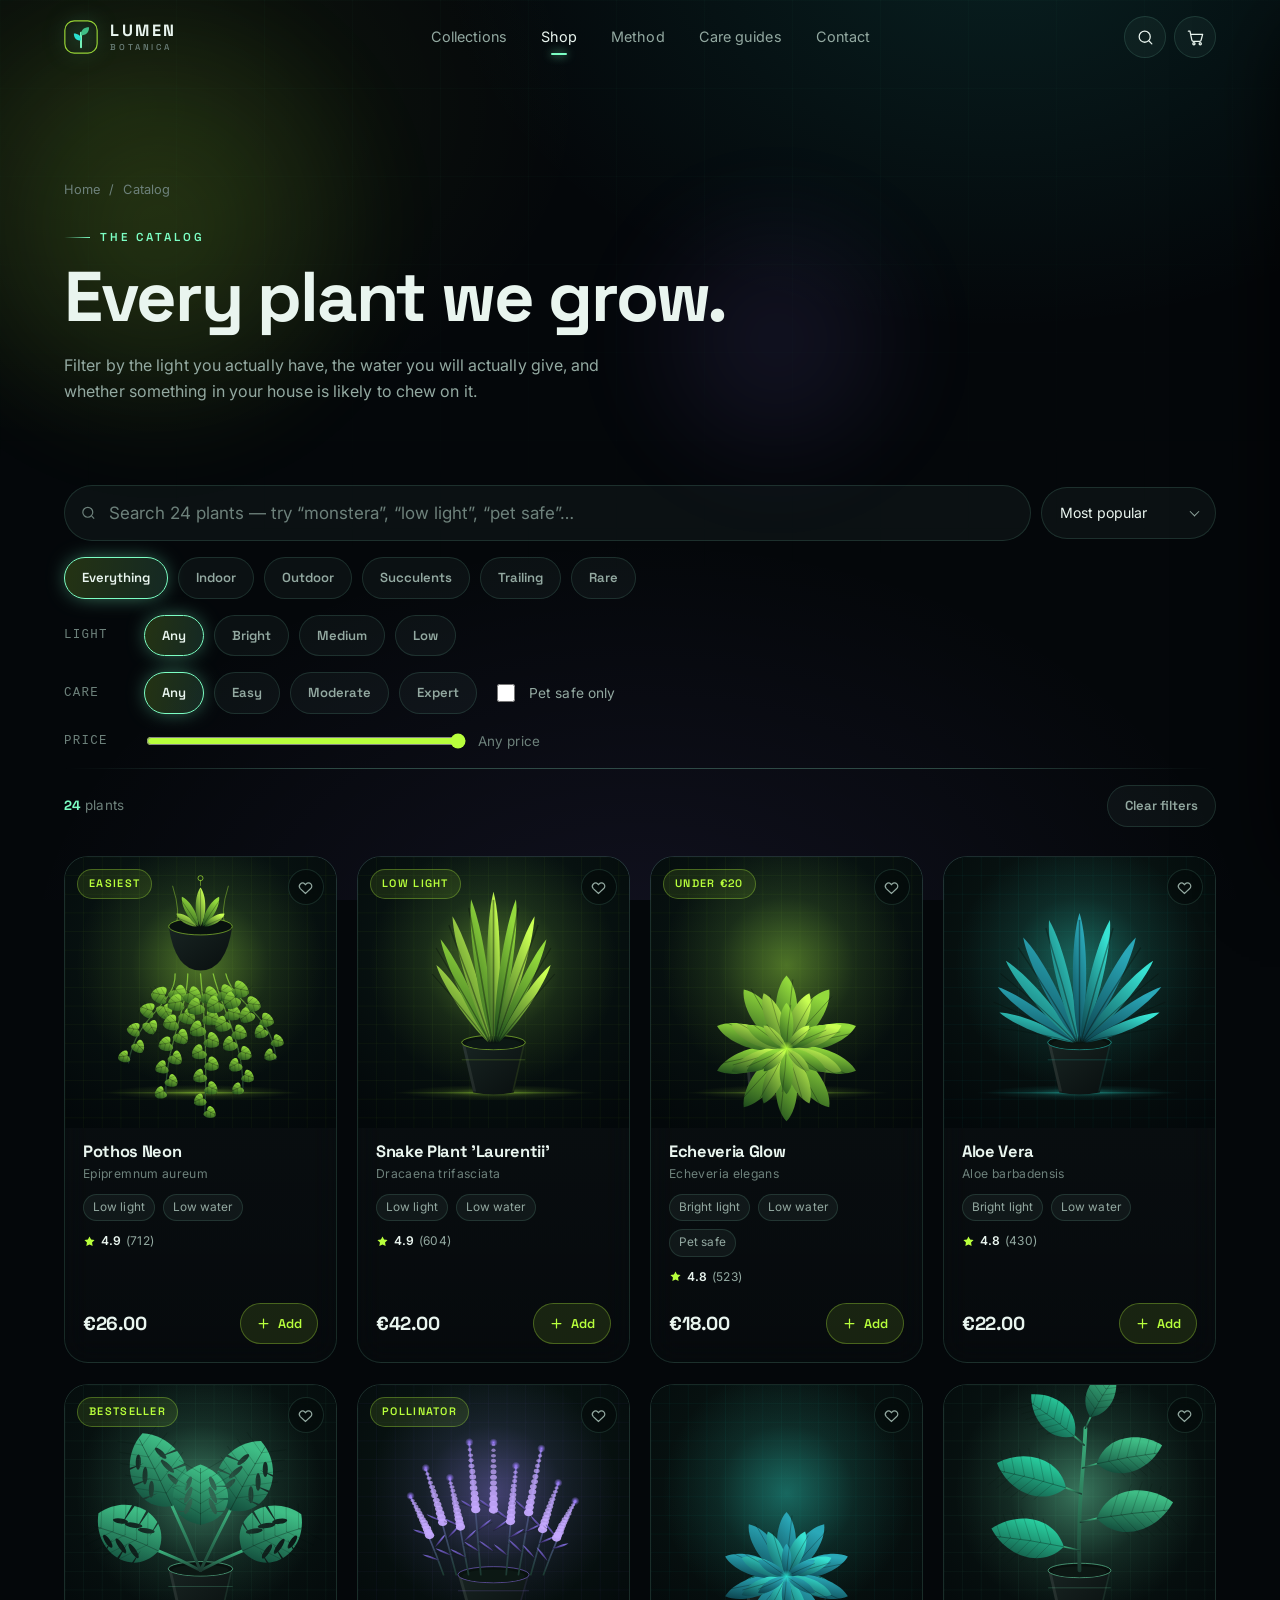
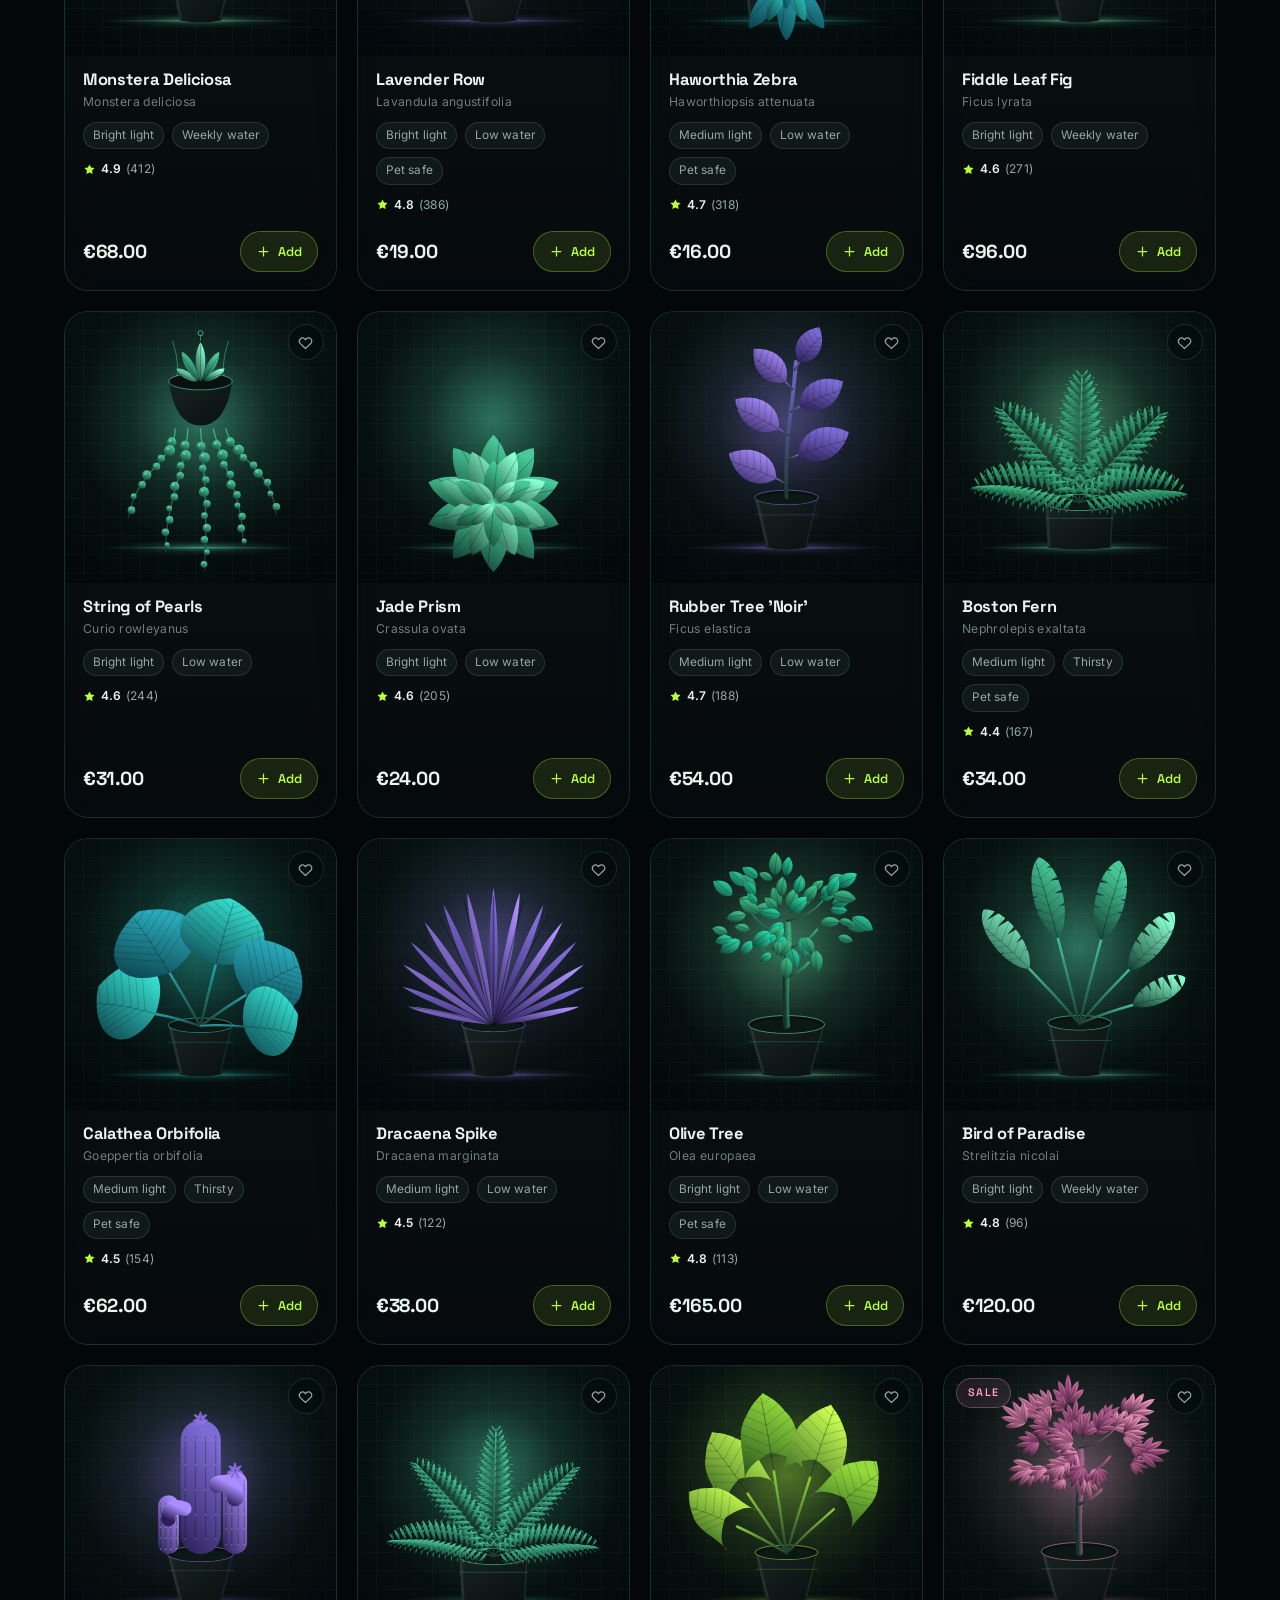
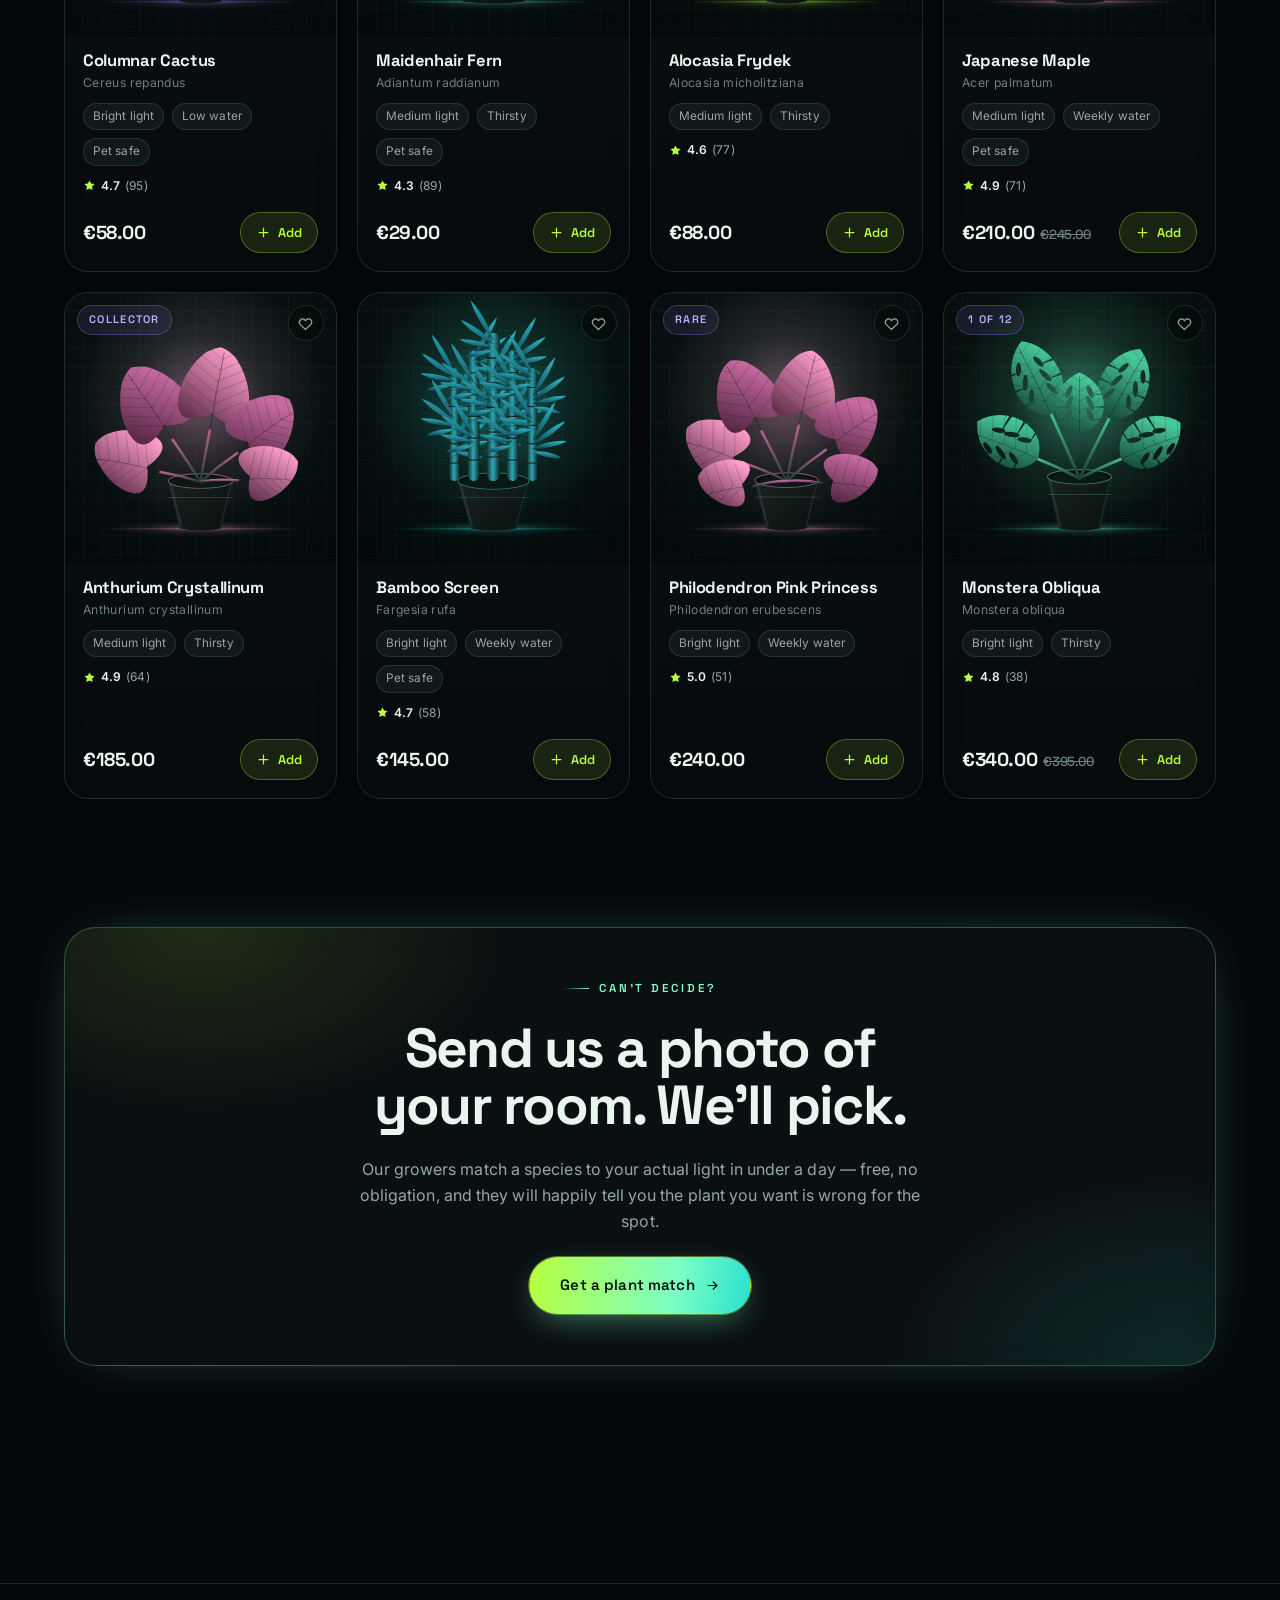
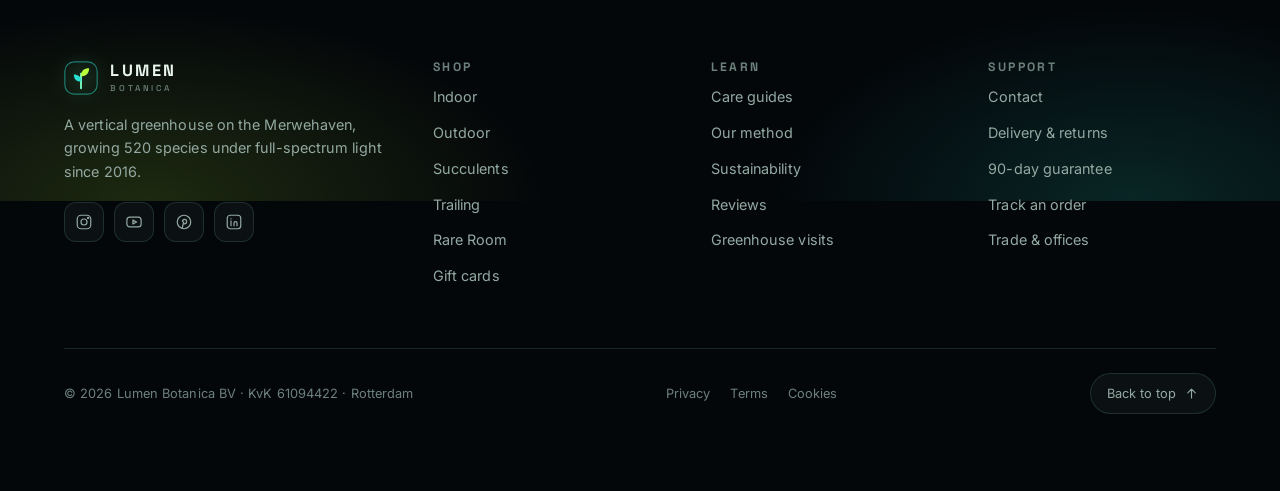
<file: archive/lumen-botanica/shop.html>
<!doctype html>
<html lang="en">
<head>
<meta charset="utf-8">
<meta name="viewport" content="width=device-width, initial-scale=1">
<title>Catalog — Lumen Botanica</title>
<meta name="description" content="Browse 24 species. Filter by light, care level, pet safety and price.">
<meta name="theme-color" content="#04070a">
<link rel="icon" href="data:image/svg+xml,%3Csvg xmlns='http://www.w3.org/2000/svg' viewBox='0 0 32 32'%3E%3Crect width='32' height='32' rx='8' fill='%23050b0c'/%3E%3Cpath d='M16 25V11M16 11c0-4 3-6 7-6 0 5-3 7-7 7zM16 15c0-3.5-3-5.5-7-5.5 0 4.5 3 6.5 7 6.5z' stroke='%237CFFC4' stroke-width='2' fill='none' stroke-linecap='round'/%3E%3C/svg%3E">
<link rel="preconnect" href="https://fonts.googleapis.com">
<link rel="preconnect" href="https://fonts.gstatic.com" crossorigin>
<link href="https://fonts.googleapis.com/css2?family=Space+Grotesk:wght@400;500;600;700&family=Inter:wght@400;500;600&display=swap" rel="stylesheet">
<link rel="stylesheet" href="assets/css/styles.css">
</head>
<body>
<a class="skip" href="#main">Skip to content</a>
<div class="progress" role="presentation"></div>

<!-- ============ HEADER ============ -->
<header class="header">
  <div class="wrap nav">
    <a class="brand" href="index.html" aria-label="Lumen Botanica — home">
      <svg class="brand-mark" viewBox="0 0 40 40" fill="none" aria-hidden="true">
        <rect x="1" y="1" width="38" height="38" rx="11" stroke="url(#bg1)" stroke-width="1.4"/>
        <path d="M20 32V15" stroke="#7CFFC4" stroke-width="2.2" stroke-linecap="round"/>
        <path d="M20 17c0-5.5 3.8-8.5 9.5-8.5C29.5 15 25.7 18 20 18z" fill="url(#bg2)"/>
        <path d="M20 23c0-4.6-3.4-7.2-8.4-7.2 0 6 3.4 8.4 8.4 8.4z" fill="url(#bg3)"/>
        <defs>
          <linearGradient id="bg1" x1="0" y1="0" x2="40" y2="40"><stop stop-color="#B8FF3C" stop-opacity=".8"/><stop offset="1" stop-color="#2AE0D0" stop-opacity=".4"/></linearGradient>
          <linearGradient id="bg2" x1="20" y1="18" x2="30" y2="8"><stop stop-color="#3fbe86"/><stop offset="1" stop-color="#B8FF3C"/></linearGradient>
          <linearGradient id="bg3" x1="20" y1="24" x2="11" y2="16"><stop stop-color="#2ad6a5"/><stop offset="1" stop-color="#2AE0D0"/></linearGradient>
        </defs>
      </svg>
      <span class="brand-name">Lumen<small>Botanica</small></span>
    </a>

    <nav class="nav-links" aria-label="Primary">
      <a href="index.html#collections">Collections</a>
      <a href="shop.html" aria-current="page">Shop</a>
      <a href="index.html#method">Method</a>
      <a href="index.html#guides">Care guides</a>
      <a href="index.html#contact">Contact</a>
    </nav>

    <div class="nav-actions">
      <a class="icon-btn" href="shop.html" aria-label="Search the catalog">
        <svg viewBox="0 0 24 24"><circle cx="11" cy="11" r="7"/><path d="M20 20l-3.5-3.5"/></svg>
      </a>
      <button class="icon-btn" data-cart-open aria-label="Open cart" aria-haspopup="dialog" aria-controls="cart-drawer">
        <svg viewBox="0 0 24 24"><path d="M3 4h2l2.4 11.2a2 2 0 0 0 2 1.6h7.7a2 2 0 0 0 2-1.6L21 8H6"/><circle cx="10" cy="20" r="1.4"/><circle cx="18" cy="20" r="1.4"/></svg>
        <span class="cart-count" data-cart-count aria-hidden="true">0</span>
      </button>
      <button class="icon-btn burger" data-burger aria-label="Menu" aria-expanded="false" aria-controls="mobile-nav">
        <svg viewBox="0 0 24 24"><path d="M4 8h16M4 16h16"/></svg>
      </button>
    </div>
  </div>
</header>

<nav class="mobile-nav" id="mobile-nav" aria-label="Mobile">
  <a href="index.html#collections">Collections <span>01</span></a>
  <a href="shop.html">Shop <span>02</span></a>
  <a href="index.html#method">Method <span>03</span></a>
  <a href="index.html#guides">Care guides <span>04</span></a>
  <a href="index.html#contact">Contact <span>05</span></a>
</nav>

<main id="main">
  <section class="page-head">
    <span class="orb orb-1" style="opacity:.32"></span>
    <span class="orb orb-3" style="opacity:.28"></span>
    <div class="wrap">
      <nav class="crumbs reveal" aria-label="Breadcrumb">
        <a href="index.html">Home</a><span aria-hidden="true">/</span><span>Catalog</span>
      </nav>
      <span class="eyebrow reveal">The catalog</span>
      <h1 class="reveal" style="--d:70ms;font-size:clamp(2.3rem,5.6vw,4.4rem);margin:14px 0 18px">
        Every plant we grow.
      </h1>
      <p class="lede reveal" style="--d:140ms">
        Filter by the light you actually have, the water you will actually give, and whether
        something in your house is likely to chew on it.
      </p>
    </div>
  </section>

  <section class="section" style="padding-top:clamp(20px,3vw,36px)">
    <div class="wrap">
      <div class="filters reveal">
        <div class="filter-row">
          <label class="search">
            <span class="sr-only" style="position:absolute;width:1px;height:1px;overflow:hidden;clip:rect(0 0 0 0)">Search plants</span>
            <svg viewBox="0 0 24 24"><circle cx="11" cy="11" r="7"/><path d="M20 20l-3.5-3.5"/></svg>
            <input type="search" data-shop-q placeholder="Search 24 plants — try “monstera”, “low light”, “pet safe”…" autocomplete="off">
          </label>
          <div class="select">
            <label class="sr-only" for="sort" style="position:absolute;width:1px;height:1px;overflow:hidden;clip:rect(0 0 0 0)">Sort by</label>
            <select id="sort" data-shop-sort>
              <option value="popular">Most popular</option>
              <option value="newest">Newest first</option>
              <option value="price-asc">Price: low to high</option>
              <option value="price-desc">Price: high to low</option>
              <option value="rating">Highest rated</option>
              <option value="name">A – Z</option>
            </select>
          </div>
        </div>

        <div class="filter-row" role="group" aria-label="Filter by category">
          <button class="chip" data-cat="all" aria-pressed="true">Everything</button>
          <button class="chip" data-cat="indoor" aria-pressed="false">Indoor</button>
          <button class="chip" data-cat="outdoor" aria-pressed="false">Outdoor</button>
          <button class="chip" data-cat="succulents" aria-pressed="false">Succulents</button>
          <button class="chip" data-cat="hanging" aria-pressed="false">Trailing</button>
          <button class="chip" data-cat="rare" aria-pressed="false">Rare</button>
        </div>

        <div class="filter-row">
          <span class="mono" style="min-width:70px">LIGHT</span>
          <button class="chip" data-light="any" aria-pressed="true">Any</button>
          <button class="chip" data-light="bright" aria-pressed="false">Bright</button>
          <button class="chip" data-light="medium" aria-pressed="false">Medium</button>
          <button class="chip" data-light="low" aria-pressed="false">Low</button>
        </div>

        <div class="filter-row">
          <span class="mono" style="min-width:70px">CARE</span>
          <button class="chip" data-diff="any" aria-pressed="true">Any</button>
          <button class="chip" data-diff="easy" aria-pressed="false">Easy</button>
          <button class="chip" data-diff="moderate" aria-pressed="false">Moderate</button>
          <button class="chip" data-diff="expert" aria-pressed="false">Expert</button>
          <label class="consent" style="margin-left:6px;align-items:center">
            <input type="checkbox" data-pet>
            <span style="font-size:.86rem">Pet safe only</span>
          </label>
        </div>

        <div class="filter-row">
          <span class="mono" style="min-width:70px">PRICE</span>
          <input type="range" min="15" max="400" step="5" value="400" data-shop-max
                 aria-label="Maximum price" style="flex:1;max-width:320px;accent-color:var(--lime)">
          <span class="result-count" data-shop-max-out>Any price</span>
        </div>

        <hr class="hr-glow">

        <div class="filter-row" style="justify-content:space-between">
          <span class="result-count" data-shop-count aria-live="polite"></span>
          <button class="chip" data-shop-clear>Clear filters</button>
        </div>
      </div>

      <div class="prod-grid" data-shop-grid></div>
    </div>
  </section>

  <section class="section" style="padding-top:0">
    <div class="wrap">
      <div class="signup reveal" style="text-align:center;justify-items:center">
        <span class="eyebrow">Can't decide?</span>
        <h2 style="max-width:18ch">Send us a photo of your room. We'll pick.</h2>
        <p class="lede" style="text-align:center">
          Our growers match a species to your actual light in under a day — free, no obligation,
          and they will happily tell you the plant you want is wrong for the spot.
        </p>
        <a class="btn btn-primary" href="index.html#contact">Get a plant match <svg viewBox="0 0 24 24" fill="none" stroke="currentColor" stroke-width="1.8" stroke-linecap="round" stroke-linejoin="round" style="width:1em;height:1em"><path d="M5 12h14M13 6l6 6-6 6"/></svg></a>
      </div>
    </div>
  </section>
</main>

<!-- ============ FOOTER ============ -->
<footer class="footer">
  <div class="wrap footer-inner">
    <div class="footer-top">
      <div class="footer-brand">
        <a class="brand" href="index.html" aria-label="Lumen Botanica — home">
          <svg class="brand-mark" viewBox="0 0 40 40" fill="none" aria-hidden="true">
            <rect x="1" y="1" width="38" height="38" rx="11" stroke="#2AE0D0" stroke-opacity=".5" stroke-width="1.4"/>
            <path d="M20 32V15" stroke="#7CFFC4" stroke-width="2.2" stroke-linecap="round"/>
            <path d="M20 17c0-5.5 3.8-8.5 9.5-8.5C29.5 15 25.7 18 20 18z" fill="#B8FF3C"/>
            <path d="M20 23c0-4.6-3.4-7.2-8.4-7.2 0 6 3.4 8.4 8.4 8.4z" fill="#2AE0D0"/>
          </svg>
          <span class="brand-name">Lumen<small>Botanica</small></span>
        </a>
        <p>A vertical greenhouse on the Merwehaven, growing 520 species under full-spectrum light since 2016.</p>
        <div class="socials">
          <a href="index.html#contact" aria-label="Instagram"><svg viewBox="0 0 24 24"><rect x="3" y="3" width="18" height="18" rx="5"/><circle cx="12" cy="12" r="4"/><circle cx="17.5" cy="6.5" r=".8" fill="currentColor"/></svg></a>
          <a href="index.html#contact" aria-label="YouTube"><svg viewBox="0 0 24 24"><rect x="2.5" y="5.5" width="19" height="13" rx="4"/><path d="M10.5 9.5l5 2.5-5 2.5z"/></svg></a>
          <a href="index.html#contact" aria-label="Pinterest"><svg viewBox="0 0 24 24"><circle cx="12" cy="12" r="9"/><path d="M9.6 20l2-8M10 11.4c0-1.7 1.2-3 2.9-3 1.5 0 2.6 1 2.6 2.6 0 2-1.2 3.6-2.8 3.6-.9 0-1.5-.6-1.3-1.4"/></svg></a>
          <a href="index.html#contact" aria-label="LinkedIn"><svg viewBox="0 0 24 24"><rect x="3" y="3" width="18" height="18" rx="4"/><path d="M8 10.5V17M8 7.6v.1M12 17v-3.6a2 2 0 0 1 4 0V17"/></svg></a>
        </div>
      </div>

      <div class="fcol">
        <h4>Shop</h4>
        <a href="shop.html?cat=indoor">Indoor</a>
        <a href="shop.html?cat=outdoor">Outdoor</a>
        <a href="shop.html?cat=succulents">Succulents</a>
        <a href="shop.html?cat=hanging">Trailing</a>
        <a href="shop.html?cat=rare">Rare Room</a>
        <a href="shop.html">Gift cards</a>
      </div>
      <div class="fcol">
        <h4>Learn</h4>
        <a href="index.html#guides">Care guides</a>
        <a href="index.html#method">Our method</a>
        <a href="index.html#about">Sustainability</a>
        <a href="index.html#reviews">Reviews</a>
        <a href="index.html#contact">Greenhouse visits</a>
      </div>
      <div class="fcol">
        <h4>Support</h4>
        <a href="index.html#contact">Contact</a>
        <a href="index.html#contact">Delivery &amp; returns</a>
        <a href="index.html#contact">90-day guarantee</a>
        <a href="index.html#contact">Track an order</a>
        <a href="index.html#contact">Trade &amp; offices</a>
      </div>
    </div>

    <div class="footer-bot">
      <span>&copy; <span data-year>2026</span> Lumen Botanica BV · KvK 61094422 · Rotterdam</span>
      <ul>
        <li><a href="index.html#contact">Privacy</a></li>
        <li><a href="index.html#contact">Terms</a></li>
        <li><a href="index.html#contact">Cookies</a></li>
      </ul>
      <button class="to-top" data-to-top>
        Back to top
        <svg viewBox="0 0 24 24" fill="none" stroke="currentColor" stroke-width="1.8" stroke-linecap="round" stroke-linejoin="round" style="width:15px;height:15px"><path d="M12 19V5M6 11l6-6 6 6"/></svg>
      </button>
    </div>
  </div>
</footer>

<script src="assets/js/data.js" defer></script>
<script src="assets/js/cart.js" defer></script>
<script src="assets/js/shop.js" defer></script>
<script src="assets/js/checkout.js" defer></script>
<script src="assets/js/app.js" defer></script>
</body>
</html>
</file>
<file: assets/css/styles.css>
/* ==========================================================================
   Алькрона — питомник декоративных растений
   Тёплая светлая тема: зелень, песок, терракота. Литерата + Golos Text.
   ========================================================================== */

/* ---------- 1. Токены ---------- */
:root{
  /* бумага и поверхности — тёплые, не стерильно-белые */
  --paper:#faf7f0;
  --paper-2:#f2ebdd;
  --surface:#fffdf8;
  --sand:#f0e8d8;
  --sand-2:#e6dcc7;
  --line:#e2d9c6;
  --line-2:#cfc3aa;

  /* зелень питомника */
  --green:#2f6b45;
  --green-deep:#1d4630;
  --green-mid:#4a8560;
  --green-soft:#e7efe4;
  --green-wash:#f1f5ec;

  /* тёплые акценты из осенней листвы с участка */
  --terra:#ad5334;
  --terra-soft:#f7e6dd;
  --ochre:#b5842f;
  --ochre-soft:#f6ecd6;

  /* текст */
  --ink:#17201a;
  --body:#3b463e;
  --muted:#5b665d;
  --faint:#646d61;

  /* шрифты */
  --serif:"Literata",Charter,"Iowan Old Style",Georgia,serif;
  --sans:"Golos Text","Helvetica Neue",Arial,system-ui,sans-serif;

  /* геометрия: иерархия форм, а не один радиус на всё */
  --r-btn:11px;
  --r-input:10px;
  --r-card:14px;
  --r-lg:20px;
  --r-xl:28px;
  --r-pill:100px;

  --pad:clamp(18px,4.4vw,60px);
  --maxw:1200px;
  --maxw-wide:1460px;

  /* движение */
  --e:cubic-bezier(.2,.7,.3,1);
  --t:.26s;

  /* три весовые категории теней */
  --sh-card:0 1px 1px rgba(28,38,30,.04), 0 3px 8px -3px rgba(28,38,30,.09);
  --sh-panel:0 2px 3px rgba(28,38,30,.04), 0 16px 32px -16px rgba(28,38,30,.18);
  --sh-lift:0 3px 6px rgba(28,38,30,.05), 0 34px 64px -24px rgba(28,38,30,.26);

  /* зерно бумаги */
  --grain:url("data:image/svg+xml,%3Csvg xmlns='http://www.w3.org/2000/svg' width='180' height='180'%3E%3Cfilter id='n'%3E%3CfeTurbulence type='fractalNoise' baseFrequency='.85' numOctaves='3' stitchTiles='stitch'/%3E%3CfeColorMatrix type='saturate' values='0'/%3E%3C/filter%3E%3Crect width='180' height='180' filter='url(%23n)' opacity='.42'/%3E%3C/svg%3E");
}

*,*::before,*::after{box-sizing:border-box}
[hidden]{display:none !important}

html{
  -webkit-text-size-adjust:100%;
  scroll-behavior:smooth;
  scroll-padding-top:104px;
}
body{
  position:relative;
  margin:0;
  background:var(--paper);
  color:var(--body);
  font-family:var(--sans);
  font-size:clamp(15px,.3vw + 14.3px,16.5px);
  line-height:1.62;
  font-variation-settings:"wght" 400;
  -webkit-font-smoothing:antialiased;
  overflow-x:hidden;
}
/* фактура бумаги поверх всего фона */
body::before{
  content:"";
  position:fixed; inset:0; z-index:0; pointer-events:none;
  background-image:var(--grain);
  opacity:.5;
  mix-blend-mode:multiply;
}
body > *{position:relative;z-index:1}
body.lock{overflow:hidden}

img,svg,video{display:block;max-width:100%}
a{color:inherit;text-decoration:none}
button,input,select,textarea{font:inherit;color:inherit}
ul,ol{margin:0;padding:0;list-style:none}
::selection{background:#d8e5d2;color:var(--ink)}

:focus-visible{outline:2.5px solid var(--terra);outline-offset:2px;border-radius:3px}
.skip{
  position:absolute;left:16px;top:-64px;z-index:200;
  background:var(--green);color:#fff;font-weight:600;
  padding:11px 20px;border-radius:0 0 10px 10px;
  transition:top var(--t) var(--e);
}
.skip:focus{top:0}
.sr{position:absolute;width:1px;height:1px;padding:0;margin:-1px;overflow:hidden;clip:rect(0 0 0 0);white-space:nowrap;border:0}

/* ---------- 2. Типографика ---------- */
h1,h2,h3,h4,.display{
  font-family:var(--serif);
  color:var(--ink);
  margin:0;
  text-wrap:balance;
  font-optical-sizing:none;
}

/* крупные смысловые заголовки — крупнее и тяжелее второстепенных */
h1,.t-hero{
  font-size:clamp(2.2rem,4.4vw,3.9rem);
  line-height:1.0;
  letter-spacing:-.035em;
  font-variation-settings:"opsz" 72,"wght" 600;
}
.t-major{
  font-size:clamp(1.95rem,3.9vw,3.15rem);
  line-height:1.06;
  letter-spacing:-.028em;
  font-variation-settings:"opsz" 60,"wght" 600;
}
.t-minor{
  font-size:clamp(1.35rem,2.1vw,1.85rem);
  line-height:1.16;
  letter-spacing:-.014em;
  font-variation-settings:"opsz" 28,"wght" 550;
}
h2{font-size:clamp(1.6rem,2.8vw,2.3rem);line-height:1.1;letter-spacing:-.02em;font-variation-settings:"opsz" 40,"wght" 580}
h3{font-size:1.14rem;line-height:1.24;letter-spacing:-.008em;font-variation-settings:"opsz" 18,"wght" 560}
h4{font-size:1rem;font-variation-settings:"opsz" 16,"wght" 560}
p{margin:0}

/* курсив Литераты — для смысловых выделений в заголовках */
.em{font-style:italic;font-variation-settings:"opsz" 72,"wght" 500}

.lede{
  font-size:clamp(1rem,.55vw + .9rem,1.14rem);
  color:var(--muted);max-width:60ch;line-height:1.6;
}
.small{font-size:.88rem}
.muted{color:var(--muted)}
.tnum{font-variant-numeric:tabular-nums}

/* ---------- 3. Метки секций (вместо одинакового «— КИККЕР») ---------- */
.mark-num{
  display:block;
  font-family:var(--serif);
  font-size:clamp(2.4rem,4.6vw,4rem);
  line-height:.78;
  color:var(--sand-2);
  font-variation-settings:"opsz" 72,"wght" 400;
  letter-spacing:-.04em;
  margin-bottom:.35em;
}
.mark-leaf{
  display:inline-flex;align-items:center;gap:9px;
  font-size:.82rem;font-weight:600;color:var(--terra);
  letter-spacing:.02em;
}
.mark-leaf svg{width:19px;height:19px;stroke:currentColor;fill:none;stroke-width:1.35;stroke-linecap:round;stroke-linejoin:round}
.rule{
  height:1px;border:0;margin:0;
  background:linear-gradient(90deg,var(--line-2),var(--line) 40%,transparent);
}

/* ---------- 4. Раскладка ---------- */
.wrap{width:100%;max-width:var(--maxw);margin-inline:auto;padding-inline:var(--pad)}
.wrap-wide{max-width:var(--maxw-wide)}
.section{padding-block:clamp(56px,7vw,108px)}
.section-tight{padding-block:clamp(34px,4vw,58px)}
.section-airy{padding-block:clamp(72px,10vw,150px)}
.section-sand{
  background:
    linear-gradient(180deg,rgba(255,253,248,.7),transparent 22%),
    var(--paper-2);
  border-block:1px solid var(--line);
}
.section-green{background:var(--green-wash);border-block:1px solid #dfe7d8}

/* ---------- 5. Кнопки: иерархия форм ---------- */
.btn{
  display:inline-flex;align-items:center;justify-content:center;gap:9px;
  padding:13px 24px;
  font-weight:600;font-size:.95rem;
  font-variation-settings:"wght" 600;
  border-radius:var(--r-btn);
  border:1.5px solid transparent;
  cursor:pointer;white-space:nowrap;
  transition:background var(--t) var(--e),border-color var(--t) var(--e),
             color var(--t) var(--e),box-shadow var(--t) var(--e),transform var(--t) var(--e);
}
.btn svg{width:1.1em;height:1.1em;flex:none}
.btn:active{transform:translateY(1px)}
.btn-primary{
  background:var(--green);color:#fff;
  box-shadow:inset 0 1px 0 rgba(255,255,255,.16), 0 2px 6px -1px rgba(28,60,40,.28);
}
.btn-primary:hover{background:var(--green-deep);box-shadow:inset 0 1px 0 rgba(255,255,255,.14), 0 8px 20px -6px rgba(28,60,40,.42)}
.btn-outline{background:transparent;border-color:var(--line-2);color:var(--ink)}
.btn-outline:hover{border-color:var(--terra);color:var(--terra);background:var(--terra-soft)}
.btn-white{background:var(--surface);color:var(--ink);box-shadow:var(--sh-panel)}
.btn-white:hover{background:var(--green);color:#fff}
.btn-ghost{background:transparent;color:var(--green);padding-inline:4px;border-radius:6px}
.btn-ghost:hover{color:var(--terra)}
/* pill остаётся только за второстепенным */
.btn-pill{border-radius:var(--r-pill);padding-inline:22px}
.btn-sm{padding:9px 17px;font-size:.88rem}
.btn-lg{padding:16px 30px;font-size:1rem}
.btn-block{width:100%}
.btn[disabled]{opacity:.45;pointer-events:none}

.link-arrow{
  display:inline-flex;align-items:center;gap:8px;
  font-weight:600;color:var(--green);
  border-bottom:1.5px solid transparent;
  transition:gap var(--t) var(--e),color var(--t),border-color var(--t);
}
.link-arrow svg{width:1.05em;height:1.05em}
.link-arrow:hover{gap:12px;color:var(--terra);border-bottom-color:var(--terra)}

/* ---------- 6. Мелкие элементы ---------- */
.chip{
  display:inline-flex;align-items:center;gap:7px;
  padding:8px 16px;border-radius:var(--r-pill);cursor:pointer;
  background:var(--surface);border:1.5px solid var(--line);
  color:var(--body);font-size:.88rem;font-weight:500;
  transition:all var(--t) var(--e);
}
.chip:hover{border-color:var(--line-2);color:var(--ink)}
.chip[aria-pressed="true"]{background:var(--green);border-color:var(--green);color:#fff}

.pill{
  display:inline-flex;align-items:center;gap:6px;
  padding:4px 10px;border-radius:var(--r-pill);
  font-size:.74rem;font-weight:600;
  background:var(--green-soft);color:var(--green-deep);
}
.pill-sand{background:var(--ochre-soft);color:#7d5a16}
.pill-out{background:var(--terra-soft);color:#8f4124}
.pill-stock{background:var(--green-soft);color:var(--green-deep)}
.dot{width:6px;height:6px;border-radius:50%;background:currentColor;flex:none}

/* ---------- 7. Шапка ---------- */
.header{
  position:sticky;top:0;z-index:90;
  background:rgba(250,247,240,.94);
  backdrop-filter:blur(12px);-webkit-backdrop-filter:blur(12px);
  border-bottom:1px solid transparent;
  transition:border-color var(--t),box-shadow var(--t);
}
.header.stuck{border-bottom-color:var(--line);box-shadow:0 1px 16px rgba(28,38,30,.06)}
.topbar{background:var(--green-deep);color:#cfe0d4;font-size:.82rem}
.topbar .wrap{display:flex;flex-wrap:wrap;gap:8px 24px;align-items:center;justify-content:space-between;min-height:36px;padding-block:5px}
.topbar a{display:inline-flex;align-items:center;gap:7px;color:#fff;font-weight:500}
.topbar a:hover{color:#ffd9a8}
.topbar svg{width:15px;height:15px;stroke:currentColor;fill:none;stroke-width:1.5}
.topbar .t-note{color:#a9c4b2}

.nav{display:flex;align-items:center;gap:16px;min-height:74px}
.brand{display:flex;align-items:center;gap:11px;flex:none}
.brand img{width:42px;height:42px;object-fit:contain}
.brand-txt{display:grid;line-height:1.08}
.brand-txt b{
  font-family:var(--serif);font-size:1.36rem;
  font-variation-settings:"opsz" 24,"wght" 600;
  letter-spacing:-.012em;color:var(--ink);
}
.brand-txt span{font-size:.68rem;letter-spacing:.13em;text-transform:uppercase;color:var(--faint)}

.nav-links{display:flex;align-items:center;gap:0;margin-inline:auto}
.nav-links a{
  position:relative;padding:9px 12px;border-radius:7px;white-space:nowrap;
  font-size:.94rem;font-weight:500;color:var(--body);
  transition:color var(--t),background var(--t);
}
.nav-links a::after{
  content:"";position:absolute;left:12px;right:12px;bottom:4px;height:1.5px;
  background:var(--terra);transform:scaleX(0);transform-origin:0 50%;
  transition:transform var(--t) var(--e);
}
.nav-links a:hover{color:var(--ink)}
.nav-links a:hover::after{transform:scaleX(1)}
.nav-links a[aria-current]{color:var(--green);font-variation-settings:"wght" 600}
.nav-links a[aria-current]::after{transform:scaleX(1);background:var(--green)}
.nav-actions{display:flex;align-items:center;gap:10px;flex:none}

.icon-btn{
  position:relative;display:grid;place-items:center;
  width:44px;height:44px;border-radius:12px;
  background:var(--surface);border:1.5px solid var(--line);cursor:pointer;
  transition:all var(--t) var(--e);
}
.icon-btn svg{width:21px;height:21px;stroke:var(--ink);fill:none;stroke-width:1.4;stroke-linecap:round;stroke-linejoin:round}
.icon-btn:hover{border-color:var(--green);background:var(--green-soft)}
.icon-btn.round{border-radius:50%}
.badge{
  position:absolute;top:-6px;right:-6px;
  min-width:21px;height:21px;padding:0 6px;
  display:grid;place-items:center;border-radius:var(--r-pill);
  background:var(--terra);color:#fff;font-size:.72rem;font-weight:700;
  transform:scale(0);transition:transform var(--t) var(--e);
}
.badge.on{transform:scale(1)}
.burger{display:none}

.mobile-nav{
  position:fixed;inset:0 0 0 auto;width:min(340px,86vw);z-index:120;
  background:var(--surface);border-left:1px solid var(--line);
  box-shadow:var(--sh-lift);
  padding:20px var(--pad) 40px;
  display:grid;align-content:start;gap:2px;
  transform:translateX(101%);transition:transform .36s var(--e);
  overflow-y:auto;
}
.mobile-nav.open{transform:none}
.mobile-nav .m-head{display:flex;justify-content:space-between;align-items:center;margin-bottom:14px}
.mobile-nav a{
  padding:13px 4px;border-bottom:1px solid var(--line);
  font-family:var(--serif);font-size:1.18rem;
  font-variation-settings:"opsz" 20,"wght" 520;color:var(--ink);
}
.mobile-nav .m-foot{margin-top:20px;display:grid;gap:10px}

/* ---------- 8. Хиро ---------- */
.hero{position:relative;overflow:hidden;background:var(--green-deep)}
.hero-media{position:absolute;inset:0}
.hero-media img{width:100%;height:100%;object-fit:cover;object-position:50% 44%}
.hero-media::after{
  content:"";position:absolute;inset:0;
  background:
    radial-gradient(120% 90% at 12% 30%, rgba(16,30,20,.9) 0%, rgba(16,30,20,.62) 38%, rgba(16,30,20,.12) 72%),
    linear-gradient(180deg, rgba(16,30,20,.5) 0%, transparent 26%, rgba(16,30,20,.55) 100%);
}
/* мягкое виньетирование по краям кадра */
.hero-media::before{
  content:"";position:absolute;inset:0;z-index:1;
  box-shadow:inset 0 0 180px 40px rgba(12,24,16,.55);
}
.hero-inner{position:relative;z-index:2;padding-block:clamp(58px,9vw,124px) clamp(78px,9vw,132px)}
.hero-copy{display:grid;gap:20px;max-width:58ch;justify-items:start}
.hero h1{color:#fff;max-width:17ch}
.hero h1 .em{color:#cfe6cf}
.hero .lede{color:#dfe9df;max-width:47ch}
.hero-kicker{
  display:inline-flex;align-items:center;gap:10px;
  color:#e3c08a;font-size:.84rem;font-weight:600;letter-spacing:.02em;
}
.hero-kicker svg{width:20px;height:20px;stroke:currentColor;fill:none;stroke-width:1.35;stroke-linecap:round;stroke-linejoin:round}
.hero-cta{display:flex;flex-wrap:wrap;gap:12px}

/* полоса фактов заходит на следующую секцию — ломает ровный стык блоков */
.hero-facts{
  position:relative;z-index:3;
  margin-top:clamp(34px,5vw,60px);
  margin-bottom:clamp(-62px,-5vw,-38px);
  display:grid;grid-template-columns:repeat(4,minmax(0,1fr));
  background:var(--surface);
  border:1px solid var(--line);
  border-radius:var(--r-lg);
  box-shadow:var(--sh-lift);
  overflow:hidden;
}
.hero-facts div{padding:20px clamp(16px,1.8vw,26px);display:grid;gap:3px;border-right:1px solid var(--line)}
.hero-facts div:last-child{border-right:0}
.hero-facts b{
  font-family:var(--serif);font-size:clamp(1.4rem,2.3vw,1.95rem);
  font-variation-settings:"opsz" 32,"wght" 600;letter-spacing:-.02em;
  color:var(--ink);line-height:1;
}
.hero-facts .accent{color:var(--terra)}
.hero-facts span{font-size:.82rem;color:var(--muted);line-height:1.35}

/* ---------- 9. Что мы выращиваем — асимметричный сплит ---------- */
.grow{display:grid;grid-template-columns:1.15fr .85fr;gap:clamp(20px,3vw,46px);align-items:end}
.grow-head{display:grid;gap:16px;align-content:start;padding-bottom:clamp(6px,1.4vw,22px)}
.grow-lead{position:relative;border-radius:var(--r-xl);overflow:hidden;box-shadow:var(--sh-panel)}
.grow-lead img{width:100%;height:100%;object-fit:cover;aspect-ratio:4/3.4;transition:transform .9s var(--e)}
.grow-lead:hover img{transform:scale(1.04)}
.grow-lead::after{content:"";position:absolute;inset:0;background:linear-gradient(0deg,rgba(16,28,19,.95) 8%,rgba(16,28,19,.62) 44%,rgba(16,28,19,.08) 82%)}
.grow-lead .cap{position:absolute;inset:auto 0 0;z-index:2;padding:clamp(20px,2.4vw,30px);color:#fff;display:grid;gap:8px}
.grow-lead .cap h3{color:#fff;font-size:clamp(1.3rem,2.2vw,1.75rem);font-variation-settings:"opsz" 32,"wght" 580}
.grow-lead .cap p{color:#dbe6dc;font-size:.92rem;max-width:40ch}
.grow-side{display:grid;gap:clamp(14px,1.6vw,20px)}
.grow-card{
  position:relative;display:grid;grid-template-columns:104px 1fr;gap:16px;align-items:center;
  padding:14px;border-radius:var(--r-lg);
  background:var(--surface);border:1px solid var(--line);
  box-shadow:var(--sh-card);
  transition:transform var(--t) var(--e),box-shadow var(--t) var(--e),border-color var(--t);
}
.grow-card img{width:104px;height:104px;object-fit:cover;border-radius:12px}
.grow-card:hover{transform:translateX(4px);box-shadow:var(--sh-panel);border-color:var(--line-2)}
.grow-card h3{margin-bottom:3px}
.grow-card p{font-size:.88rem;color:var(--muted)}
.grow-card .n{font-size:.8rem;color:var(--terra);font-weight:600}

/* ---------- 10. Лента каталога ---------- */
.ribbon-head{display:flex;flex-wrap:wrap;align-items:flex-end;justify-content:space-between;gap:18px;margin-bottom:26px}
.ribbon{
  display:grid;grid-auto-flow:column;grid-auto-columns:minmax(216px,240px);
  gap:clamp(12px,1.4vw,18px);
  overflow-x:auto;overscroll-behavior-x:contain;
  scroll-snap-type:x proximity;
  padding-block:6px 18px;
  padding-inline:var(--pad);
  margin-inline:calc(-1 * var(--pad));
  scrollbar-width:thin;scrollbar-color:var(--line-2) transparent;
}
.ribbon > *{scroll-snap-align:start}
.ribbon::-webkit-scrollbar{height:7px}
.ribbon::-webkit-scrollbar-thumb{background:var(--line-2);border-radius:6px}
.ribbon::-webkit-scrollbar-track{background:transparent}
.ribbon-wrap{position:relative}
.ribbon-wrap::after{
  content:"";position:absolute;top:0;bottom:22px;right:calc(-1 * var(--pad));width:clamp(28px,6vw,90px);
  background:linear-gradient(90deg,transparent,var(--paper-2));
  pointer-events:none;
}
.ribbon-hint{font-size:.84rem;color:var(--faint);display:flex;align-items:center;gap:8px}
.ribbon-hint svg{width:17px;height:17px;stroke:currentColor;fill:none;stroke-width:1.5}

/* ---------- 11. Карточка растения ---------- */
.grid-products{
  display:grid;gap:clamp(12px,1.5vw,20px);
  grid-template-columns:repeat(auto-fill,minmax(212px,1fr));
}
.card{
  display:flex;flex-direction:column;
  background:var(--surface);border:1px solid var(--line);
  border-radius:var(--r-card);overflow:hidden;
  box-shadow:var(--sh-card);
  transition:box-shadow var(--t) var(--e),transform var(--t) var(--e),border-color var(--t);
}
.card:hover{transform:translateY(-3px);box-shadow:var(--sh-panel);border-color:var(--line-2)}
.card-media{position:relative;aspect-ratio:1;background:var(--sand);overflow:hidden}
.card-media img{width:100%;height:100%;object-fit:cover;transition:transform .7s var(--e)}
.card:hover .card-media img{transform:scale(1.045)}
/* мягкая виньетка поверх фото — единый вид у разных исходников */
.card-media::after{
  content:"";position:absolute;inset:0;pointer-events:none;
  box-shadow:inset 0 0 34px 6px rgba(30,40,30,.14);
}
.card-tags{position:absolute;top:10px;left:10px;display:flex;flex-wrap:wrap;gap:5px;z-index:2}
.card-zoom{
  position:absolute;right:10px;bottom:10px;z-index:2;
  width:36px;height:36px;border-radius:10px;display:grid;place-items:center;cursor:pointer;
  background:rgba(255,253,248,.94);border:1px solid var(--line);
  opacity:0;transform:translateY(6px);
  transition:opacity var(--t) var(--e),transform var(--t) var(--e),background var(--t),border-color var(--t);
}
.card-zoom svg{width:17px;height:17px;stroke:var(--ink);fill:none;stroke-width:1.5;stroke-linecap:round}
.card:hover .card-zoom,.card:focus-within .card-zoom{opacity:1;transform:none}
.card-zoom:hover{background:var(--terra);border-color:var(--terra)}
.card-zoom:hover svg{stroke:#fff}

.card-body{padding:14px 16px 16px;display:flex;flex-direction:column;gap:9px;flex:1}
.card-name{display:grid;gap:2px}
.card-name h3{font-size:1.02rem}
.card-name em{font-style:italic;font-size:.8rem;color:var(--faint);font-family:var(--serif);font-variation-settings:"opsz" 14,"wght" 400}
.card-specs{display:flex;flex-wrap:wrap;gap:6px;font-size:.78rem;color:var(--muted)}
.card-specs i{
  font-style:normal;display:inline-flex;align-items:center;gap:5px;
  background:var(--paper-2);border-radius:7px;padding:3px 8px;
}
.card-specs i svg{width:13px;height:13px;stroke:var(--green-mid);fill:none;stroke-width:1.4;flex:none}
.card-foot{display:flex;flex-wrap:wrap;align-items:center;justify-content:space-between;gap:8px;margin-top:auto;padding-top:4px}
.price{
  font-family:var(--serif);font-size:1.2rem;
  font-variation-settings:"opsz" 24,"wght" 600;
  color:var(--ink);line-height:1.2;
}
.price small{display:block;font-family:var(--sans);font-size:.72rem;font-weight:500;color:var(--faint)}
.price.request{font-family:var(--sans);font-size:.9rem;line-height:1.3;color:var(--muted);font-weight:500}
.card-add{
  display:inline-flex;align-items:center;justify-content:center;gap:6px;
  flex:none;white-space:nowrap;
  padding:9px 14px;border-radius:9px;cursor:pointer;
  background:var(--green-soft);border:1.5px solid transparent;color:var(--green-deep);
  font-size:.85rem;font-weight:600;
  transition:all var(--t) var(--e);
}
.card-add svg{width:15px;height:15px;stroke:currentColor;fill:none;stroke-width:1.7;stroke-linecap:round}
.card-add:hover{background:var(--green);color:#fff}
.card-add.in{background:var(--terra);color:#fff}

/* ---------- 12. Каталог: фильтры ---------- */
.catalog-layout{display:grid;grid-template-columns:262px 1fr;gap:clamp(20px,2.4vw,36px);align-items:start}
.filters{
  position:sticky;top:96px;
  background:var(--surface);border:1px solid var(--line);border-radius:var(--r-lg);
  padding:22px;display:grid;gap:22px;
  box-shadow:var(--sh-card);
  max-height:calc(100vh - 120px);overflow-y:auto;
}
.f-head{display:none;align-items:center;justify-content:space-between;gap:12px;margin-bottom:2px}
.f-head b{font-family:var(--serif);font-size:1.15rem;font-variation-settings:"opsz" 20,"wght" 580;color:var(--ink)}
.f-group{display:grid;gap:11px;padding-bottom:20px;border-bottom:1px solid var(--line)}
.f-group:last-of-type{padding-bottom:0;border-bottom:0}
.f-group > h4{
  font-family:var(--sans);font-size:.78rem;letter-spacing:.09em;text-transform:uppercase;
  color:var(--faint);font-weight:600;
}
.f-list{display:grid;gap:6px}
.f-opt{display:flex;align-items:center;gap:11px;cursor:pointer;font-size:.92rem;padding:3px 0}
.f-opt .n{margin-left:auto;font-size:.8rem;color:var(--faint);font-variant-numeric:tabular-nums}
.f-opt:hover{color:var(--ink)}

/* свои чекбоксы и радио вместо браузерных */
.f-opt input[type="checkbox"],.f-opt input[type="radio"],.consent input[type="checkbox"]{
  appearance:none;-webkit-appearance:none;margin:0;flex:none;
  width:19px;height:19px;
  border:1.5px solid var(--line-2);
  background:var(--surface);
  cursor:pointer;position:relative;
  transition:background var(--t) var(--e),border-color var(--t) var(--e);
}
.f-opt input[type="checkbox"],.consent input[type="checkbox"]{border-radius:6px}
.f-opt input[type="radio"]{border-radius:50%}
.f-opt input:hover,.consent input:hover{border-color:var(--green-mid)}
.f-opt input[type="checkbox"]:checked,.consent input[type="checkbox"]:checked{background:var(--green);border-color:var(--green)}
.f-opt input[type="checkbox"]:checked::after,.consent input[type="checkbox"]:checked::after{
  content:"";position:absolute;inset:0;
  background:#fff;
  -webkit-mask:url("data:image/svg+xml,%3Csvg xmlns='http://www.w3.org/2000/svg' viewBox='0 0 24 24' fill='none' stroke='%23000' stroke-width='3.2' stroke-linecap='round' stroke-linejoin='round'%3E%3Cpath d='M4 12.6l5.2 5.2L20 6.6'/%3E%3C/svg%3E") center/13px no-repeat;
  mask:url("data:image/svg+xml,%3Csvg xmlns='http://www.w3.org/2000/svg' viewBox='0 0 24 24' fill='none' stroke='%23000' stroke-width='3.2' stroke-linecap='round' stroke-linejoin='round'%3E%3Cpath d='M4 12.6l5.2 5.2L20 6.6'/%3E%3C/svg%3E") center/13px no-repeat;
}
.f-opt input[type="radio"]:checked{border-color:var(--green);border-width:2px}
.f-opt input[type="radio"]:checked::after{
  content:"";position:absolute;inset:3px;border-radius:50%;background:var(--green);
}

.f-chips{display:flex;flex-wrap:wrap;gap:7px}
.f-chip{
  padding:6px 12px;border-radius:8px;cursor:pointer;font-size:.85rem;
  background:var(--paper-2);border:1.5px solid transparent;color:var(--body);
  transition:all var(--t) var(--e);
}
.f-chip:hover{border-color:var(--line-2)}
.f-chip[aria-pressed="true"]{background:var(--green);color:#fff;border-color:var(--green)}

.toolbar{display:flex;flex-wrap:wrap;gap:12px;align-items:center;margin-bottom:18px}
.search{position:relative;flex:1;min-width:200px}
.search svg{position:absolute;left:15px;top:50%;transform:translateY(-50%);width:18px;height:18px;stroke:var(--faint);fill:none;stroke-width:1.5;pointer-events:none}
.search input{
  width:100%;padding:12px 16px 12px 44px;border-radius:var(--r-input);
  background:var(--surface);border:1.5px solid var(--line);
  transition:border-color var(--t),box-shadow var(--t);
}
.search input:focus{outline:none;border-color:var(--green);box-shadow:0 0 0 3px rgba(47,107,69,.12)}
.select{position:relative}
.select select{
  appearance:none;-webkit-appearance:none;cursor:pointer;
  padding:12px 40px 12px 16px;border-radius:var(--r-input);
  background:var(--surface);border:1.5px solid var(--line);font-size:.92rem;
}
.select select:focus{outline:none;border-color:var(--green)}
.select::after{
  content:"";position:absolute;right:17px;top:50%;
  width:7px;height:7px;border-right:1.6px solid var(--muted);border-bottom:1.6px solid var(--muted);
  transform:translateY(-70%) rotate(45deg);pointer-events:none;
}
.count{font-size:.9rem;color:var(--muted)}
.count b{color:var(--ink)}
.filters-toggle{display:none}
.empty{
  grid-column:1/-1;text-align:center;padding:60px 20px;
  display:grid;gap:14px;justify-items:center;
  background:var(--surface);border:1px dashed var(--line-2);border-radius:var(--r-lg);
}

/* ---------- 13. Кому мы подходим — асимметрия со сдвигом ---------- */
.aud-grid{display:grid;grid-template-columns:1fr 1.06fr;gap:clamp(16px,2.4vw,34px);align-items:start}
.aud{
  display:flex;flex-direction:column;gap:18px;
  padding:clamp(24px,3vw,40px);
  border-radius:var(--r-xl);border:1px solid var(--line);
  background:var(--surface);box-shadow:var(--sh-card);
}
.aud-b{margin-top:clamp(20px,4vw,64px);background:var(--green-deep);border-color:var(--green-deep);color:#cfdfd4;box-shadow:var(--sh-panel)}
.aud-b h3,.aud-b .t-minor{color:#fff}
.aud-b .aud-list li{color:#c6d9cc}
.aud-b .aud-list svg{stroke:#e3c08a}
.aud-b .aud-mark{color:#e3c08a}
.aud-mark{color:var(--terra)}
.aud-mark svg{width:34px;height:34px;stroke:currentColor;fill:none;stroke-width:1.25;stroke-linecap:round;stroke-linejoin:round}
.aud-list{display:grid;gap:12px}
.aud-list li{display:grid;grid-template-columns:auto 1fr;gap:12px;align-items:start;font-size:.94rem}
.aud-list svg{width:19px;height:19px;stroke:var(--green);fill:none;stroke-width:1.5;stroke-linecap:round;stroke-linejoin:round;margin-top:2px}
.aud .btn{margin-top:auto;align-self:flex-start}

/* ---------- 14. О питомнике — полоса во всю ширину с наложением ---------- */
.band{position:relative;isolation:isolate;background:var(--green-deep)}
.band-media{position:absolute;inset:0;z-index:0}
.band-media img{width:100%;height:100%;object-fit:cover;object-position:50% 46%;filter:brightness(1.08) saturate(1.04)}
.band-media::after{
  content:"";position:absolute;inset:0;
  background:linear-gradient(90deg,rgba(14,26,18,.9) 0%,rgba(14,26,18,.7) 34%,rgba(14,26,18,.16) 64%,rgba(14,26,18,.06) 100%);
}
.band-media::before{content:"";position:absolute;inset:0;z-index:1;box-shadow:inset 0 0 120px 24px rgba(10,20,14,.34)}
.band-inner{
  position:relative;z-index:2;
  padding-block:clamp(56px,7vw,96px) clamp(96px,9vw,130px);
  min-height:clamp(360px,44vw,540px);
  display:flex;align-items:center;
}
.band-copy{max-width:56ch;display:grid;gap:18px;color:#dde7de}
.band-copy h2,.band-copy .t-major{color:#fff}
.band-copy .lede{color:#d5e2d7}
.checks{display:grid;gap:14px}
.checks li{display:grid;grid-template-columns:auto 1fr;gap:14px;align-items:start}
.checks svg{width:22px;height:22px;stroke:#9dc9a8;fill:none;stroke-width:1.35;stroke-linecap:round;stroke-linejoin:round;margin-top:2px}
.checks b{display:block;color:#fff;font-weight:600;margin-bottom:2px}
.checks span{font-size:.93rem;color:#c9d8cb}
/* карточка с цифрами свисает с полосы */
.band-stats{
  position:relative;z-index:3;
  margin-top:clamp(-70px,-5vw,-44px);
  display:grid;grid-template-columns:repeat(3,1fr);
  background:var(--surface);border:1px solid var(--line);
  border-radius:var(--r-lg);box-shadow:var(--sh-lift);overflow:hidden;
}
.band-stats div{padding:22px clamp(16px,2vw,28px);border-right:1px solid var(--line);display:grid;gap:4px}
.band-stats div:last-child{border-right:0}
.band-stats b{
  font-family:var(--serif);font-size:clamp(1.5rem,2.6vw,2.15rem);
  font-variation-settings:"opsz" 36,"wght" 600;color:var(--green);line-height:1;
}
.band-stats span{font-size:.85rem;color:var(--muted)}

/* ---------- 15. Как купить — таймлайн + карточки разной высоты ---------- */
.buy{display:grid;grid-template-columns:.92fr 1.08fr;gap:clamp(24px,4vw,64px);align-items:start}
.timeline{display:grid;gap:0;position:relative}
.timeline li{
  position:relative;display:grid;grid-template-columns:auto 1fr;gap:18px;
  padding-bottom:26px;
}
.timeline li:last-child{padding-bottom:0}
.timeline li::before{
  content:"";position:absolute;left:17px;top:38px;bottom:-4px;width:1.5px;
  background:linear-gradient(180deg,var(--line-2),var(--line));
}
.timeline li:last-child::before{display:none}
.timeline .num{
  width:36px;height:36px;border-radius:11px;display:grid;place-items:center;
  background:var(--surface);border:1.5px solid var(--line-2);
  font-family:var(--serif);font-variation-settings:"opsz" 16,"wght" 600;
  font-size:.92rem;color:var(--green);z-index:1;
}
.timeline b{display:block;color:var(--ink);font-weight:600;margin-bottom:3px}
.timeline p{font-size:.94rem;color:var(--muted)}
.buy-cards{display:grid;gap:clamp(14px,1.8vw,22px)}
.buy-card{
  background:var(--surface);border:1px solid var(--line);border-radius:var(--r-lg);
  padding:clamp(22px,2.6vw,32px);display:grid;gap:16px;align-content:start;
  box-shadow:var(--sh-panel);
}
.buy-card.tight{padding:clamp(18px,2vw,24px);box-shadow:var(--sh-card)}
.buy-card h3{display:flex;align-items:center;gap:11px}
.buy-card h3 svg{width:24px;height:24px;stroke:var(--green);fill:none;stroke-width:1.35;stroke-linecap:round;stroke-linejoin:round;flex:none}
.kv{display:grid;gap:10px}
.kv div{display:grid;grid-template-columns:132px 1fr;gap:12px;font-size:.93rem;padding-bottom:10px;border-bottom:1px dashed var(--line)}
.kv div:last-child{border-bottom:0;padding-bottom:0}
.kv .k{color:var(--muted)}
.kv .v{color:var(--ink);font-weight:500}

/* ---------- 16. Уход — карточки со сдвигом ---------- */
.care-grid{display:grid;grid-template-columns:repeat(3,1fr);gap:clamp(16px,2vw,26px);align-items:start}
.care{
  background:var(--surface);border:1px solid var(--line);border-radius:var(--r-lg);
  overflow:hidden;display:flex;flex-direction:column;box-shadow:var(--sh-card);
  transition:transform var(--t) var(--e),box-shadow var(--t) var(--e);
}
.care:nth-child(2){margin-top:clamp(0px,3vw,42px)}
.care:nth-child(3){margin-top:clamp(0px,6vw,84px)}
.care:hover{transform:translateY(-3px);box-shadow:var(--sh-panel)}
.care-media{aspect-ratio:16/10;background:var(--sand);overflow:hidden;position:relative}
.care-media img{width:100%;height:100%;object-fit:cover;transition:transform .8s var(--e)}
.care-media::after{content:"";position:absolute;inset:0;box-shadow:inset 0 0 40px 8px rgba(30,40,30,.16)}
.care:hover .care-media img{transform:scale(1.04)}
.care-body{padding:20px 22px 24px;display:flex;flex-direction:column;gap:11px;flex:1}
.care-ico{display:flex;align-items:center;gap:9px;color:var(--terra);font-size:.82rem;font-weight:600}
.care-ico svg{width:19px;height:19px;stroke:currentColor;fill:none;stroke-width:1.35;stroke-linecap:round;stroke-linejoin:round}
.care-body ul{display:grid;gap:8px;font-size:.92rem}
.care-body ul li{display:grid;grid-template-columns:auto 1fr;gap:10px}
.care-body ul li::before{content:"";width:5px;height:5px;border-radius:50%;background:var(--green-mid);margin-top:9px}

/* ---------- 17. Галерея ---------- */
.gallery{display:grid;grid-template-columns:repeat(4,1fr);gap:10px}
.gallery button{
  padding:0;border:0;cursor:pointer;background:var(--sand);
  border-radius:12px;overflow:hidden;position:relative;aspect-ratio:1;
}
.gallery img{width:100%;height:100%;object-fit:cover;transition:transform .6s var(--e)}
.gallery button::after{content:"";position:absolute;inset:0;box-shadow:inset 0 0 30px 4px rgba(30,40,30,.14)}
.gallery button:hover img{transform:scale(1.05)}
.gallery button:nth-child(1),.gallery button:nth-child(6){grid-column:span 2;grid-row:span 2;aspect-ratio:auto}
.lightbox{
  position:fixed;inset:0;z-index:150;display:grid;place-items:center;
  background:rgba(16,24,18,.94);padding:clamp(14px,4vw,50px);
  opacity:0;visibility:hidden;transition:opacity var(--t),visibility var(--t);
}
.lightbox.open{opacity:1;visibility:visible}
.lightbox img{max-width:100%;max-height:82vh;border-radius:10px;object-fit:contain;width:auto;height:auto}
.lightbox .lb-close{position:absolute;top:16px;right:16px;background:var(--surface)}
.lightbox .lb-nav{position:absolute;top:50%;transform:translateY(-50%);background:var(--surface)}
.lightbox .lb-prev{left:16px}
.lightbox .lb-next{right:16px}
.lightbox .lb-cap{position:absolute;left:0;right:0;bottom:18px;text-align:center;color:#d9e4da;font-size:.9rem}

/* ---------- 18. Контакты ---------- */
.contact-grid{display:grid;grid-template-columns:1.12fr .88fr;gap:clamp(20px,2.6vw,40px);align-items:start}
.contact-card{
  background:var(--surface);border:1px solid var(--line);border-radius:var(--r-xl);
  padding:clamp(22px,2.8vw,36px);display:grid;gap:18px;
}
.contact-card.form{box-shadow:var(--sh-lift);border-color:var(--line-2)}
.contact-rows{display:grid;gap:16px}
.crow{display:grid;grid-template-columns:auto 1fr;gap:14px;align-items:start}
.crow svg{width:21px;height:21px;stroke:var(--green);fill:none;stroke-width:1.35;stroke-linecap:round;stroke-linejoin:round;margin-top:2px}
.crow b{display:block;color:var(--ink);font-size:.92rem;margin-bottom:1px}
.crow a:hover{color:var(--terra)}

/* своя схема проезда вместо чужого виджета */
.locator{
  position:relative;border-radius:var(--r-xl);overflow:hidden;
  border:1px solid var(--line);background:var(--green-wash);
  box-shadow:var(--sh-card);
}
.locator svg{width:100%;height:auto;display:block}
.locator-foot{
  display:flex;flex-wrap:wrap;gap:10px;align-items:center;justify-content:space-between;
  padding:14px 18px;border-top:1px solid var(--line);background:var(--surface);
}
.locator-foot b{display:block;color:var(--ink);font-size:.92rem}
.locator-foot span{font-size:.84rem;color:var(--muted)}

/* формы */
.field{display:grid;gap:6px}
.field label{font-size:.86rem;font-weight:500;color:var(--muted)}
.field input,.field textarea,.field select{
  width:100%;padding:12px 15px;border-radius:var(--r-input);
  background:var(--paper);border:1.5px solid var(--line);
  transition:border-color var(--t),box-shadow var(--t),background var(--t);
}
.field textarea{min-height:96px;resize:vertical}
.field input:focus,.field textarea:focus,.field select:focus{
  outline:none;border-color:var(--green);background:var(--surface);
  box-shadow:0 0 0 3px rgba(47,107,69,.12);
}
.field.err input,.field.err textarea{border-color:var(--terra)}
.field .msg{font-size:.8rem;color:var(--terra);min-height:1em}
.two{display:grid;grid-template-columns:1fr 1fr;gap:14px}
.consent{display:flex;gap:11px;align-items:flex-start;font-size:.85rem;color:var(--muted)}
.consent input{margin-top:2px}
.consent.err{color:var(--terra)}
.consent.err input{border-color:var(--terra)}
.form-ok{
  display:flex;gap:10px;align-items:center;padding:13px 16px;border-radius:var(--r-input);
  background:var(--green-soft);color:var(--green-deep);font-size:.9rem;
}
.form-ok svg{width:18px;height:18px;stroke:currentColor;fill:none;stroke-width:2;stroke-linecap:round;flex:none}

/* ---------- 19. Подвал ---------- */
.footer{background:var(--green-deep);color:#c3d6c9;margin-top:clamp(40px,5vw,80px)}
.footer a{color:#e4eee6}
.footer a:hover{color:#e3c08a}
.footer-top{display:grid;grid-template-columns:1.5fr 1fr 1fr 1.2fr;gap:clamp(24px,3vw,44px);padding-block:clamp(38px,5vw,60px)}
.footer .brand-txt b{color:#fff}
.footer .brand-txt span{color:#96b3a1}
.fcol{display:grid;gap:10px;align-content:start}
.fcol h3,.fcol h4{
  font-family:var(--sans);font-size:.76rem;letter-spacing:.11em;text-transform:uppercase;
  color:#96b8a2;font-weight:600;font-variation-settings:"wght" 600;
}
.fcol a,.fcol li{font-size:.92rem}
.footer-bot{
  display:flex;flex-wrap:wrap;gap:12px 24px;justify-content:space-between;align-items:center;
  padding-block:18px;border-top:1px solid rgba(255,255,255,.13);font-size:.84rem;color:#96b3a1;
}

/* ---------- 20. Панель заявки ---------- */
.scrim{position:fixed;inset:0;z-index:130;background:rgba(18,28,20,.5);opacity:0;visibility:hidden;transition:opacity var(--t),visibility var(--t)}
.scrim.open{opacity:1;visibility:visible}
.drawer{
  position:fixed;top:0;right:0;bottom:0;z-index:140;width:min(420px,100%);
  background:var(--surface);border-left:1px solid var(--line);
  display:flex;flex-direction:column;box-shadow:var(--sh-lift);
  transform:translateX(101%);transition:transform .38s var(--e);
}
.drawer.open{transform:none}
.drawer-head{display:flex;align-items:center;justify-content:space-between;gap:12px;padding:20px 22px;border-bottom:1px solid var(--line)}
.drawer-body{flex:1;overflow-y:auto;padding:16px 22px;display:grid;gap:12px;align-content:start}
.drawer-foot{padding:18px 22px 24px;border-top:1px solid var(--line);display:grid;gap:12px;background:var(--paper-2)}
.ri{display:grid;grid-template-columns:66px 1fr;gap:12px;padding:11px;border:1px solid var(--line);border-radius:12px}
.ri img{width:66px;height:66px;border-radius:9px;object-fit:cover;background:var(--sand)}
.ri-main{display:grid;gap:7px;min-width:0}
.ri-top{display:flex;justify-content:space-between;gap:8px;align-items:start}
.ri-top b{font-family:var(--serif);font-size:.95rem;font-variation-settings:"opsz" 16,"wght" 560;color:var(--ink);line-height:1.24}
.ri-rm{background:none;border:0;cursor:pointer;color:var(--faint);padding:2px;flex:none}
.ri-rm svg{width:15px;height:15px;stroke:currentColor;fill:none;stroke-width:1.8;stroke-linecap:round}
.ri-rm:hover{color:var(--terra)}
.ri-bot{display:flex;align-items:center;justify-content:space-between;gap:10px;font-size:.85rem}
.qty{display:flex;align-items:center;gap:2px;border:1.5px solid var(--line);border-radius:9px;padding:2px}
.qty button{width:26px;height:26px;border-radius:6px;border:0;background:none;cursor:pointer;color:var(--muted);display:grid;place-items:center}
.qty button:hover{background:var(--green-soft);color:var(--green-deep)}
.qty span{min-width:26px;text-align:center;font-weight:600;font-size:.86rem}
.drawer-empty{display:grid;gap:14px;justify-items:center;text-align:center;padding:50px 16px;color:var(--muted)}
.drawer-empty svg{width:46px;height:46px;stroke:var(--line-2);fill:none;stroke-width:1.3}

/* ---------- 21. Модалка растения ---------- */
.modal{
  position:fixed;inset:0;z-index:150;display:grid;place-items:center;
  padding:clamp(12px,3vw,40px);background:rgba(18,28,20,.58);
  opacity:0;visibility:hidden;transition:opacity var(--t),visibility var(--t);
}
.modal.open{opacity:1;visibility:visible}
.modal-box{
  background:var(--surface);border-radius:var(--r-xl);overflow:hidden;
  width:min(880px,100%);max-height:88vh;display:grid;grid-template-columns:1fr 1fr;
  box-shadow:var(--sh-lift);transform:translateY(10px);transition:transform var(--t) var(--e);
}
.modal.open .modal-box{transform:none}
.modal-media{background:var(--sand);position:relative;display:grid;grid-template-rows:1fr auto}
.modal-media > img{width:100%;height:100%;object-fit:cover;min-height:260px}
.modal-thumbs{display:flex;gap:8px;padding:10px;background:var(--surface);border-top:1px solid var(--line)}
.modal-thumbs button{width:56px;height:56px;border-radius:9px;overflow:hidden;border:2px solid transparent;padding:0;cursor:pointer;background:var(--sand)}
.modal-thumbs button[aria-current="true"]{border-color:var(--terra)}
.modal-thumbs img{width:100%;height:100%;object-fit:cover}
.modal-info{padding:clamp(20px,2.4vw,30px);overflow-y:auto;display:grid;gap:16px;align-content:start}
.modal-close{position:absolute;top:12px;right:12px;z-index:3;background:rgba(255,253,248,.95)}
.spec-table{display:grid;border:1px solid var(--line);border-radius:12px;overflow:hidden}
.spec-table div{display:grid;grid-template-columns:44% 1fr;gap:10px;padding:10px 14px;font-size:.9rem;border-bottom:1px solid var(--line)}
.spec-table div:last-child{border-bottom:0}
.spec-table div:nth-child(odd){background:var(--paper-2)}
.spec-table .k{color:var(--muted)}
.spec-table .v{color:var(--ink);font-weight:500}
.modal-desc{font-size:.93rem;max-height:190px;overflow-y:auto}

/* ---------- 22. Тосты ---------- */
.toasts{position:fixed;right:18px;bottom:18px;z-index:160;display:grid;gap:9px;justify-items:end;pointer-events:none}
.toast{
  display:flex;align-items:center;gap:10px;padding:12px 18px;border-radius:12px;
  background:var(--ink);color:#fff;font-size:.88rem;box-shadow:var(--sh-lift);
  animation:tin .3s var(--e);
}
.toast svg{width:16px;height:16px;stroke:#9dd0ab;fill:none;stroke-width:2.2;stroke-linecap:round;flex:none}
.toast.out{animation:tout .28s var(--e) forwards}
@keyframes tin{from{opacity:0;transform:translateY(10px)}}
@keyframes tout{to{opacity:0;transform:translateY(6px)}}

/* ---------- 23. Появление при скролле ---------- */
.rise{
  opacity:0;transform:translateY(14px);
  transition:opacity .5s var(--e),transform .5s var(--e);
  transition-delay:var(--d,0ms);
}
.rise.in{opacity:1;transform:none}

/* ---------- 24. Шапка внутренних страниц ---------- */
.page-head{
  padding-block:clamp(30px,4vw,54px) clamp(20px,2.6vw,34px);
  background:
    radial-gradient(60% 120% at 88% 0%, rgba(181,132,47,.1), transparent 60%),
    var(--paper-2);
  border-bottom:1px solid var(--line);
}
.crumbs{display:flex;flex-wrap:wrap;gap:8px;font-size:.85rem;color:var(--muted);margin-bottom:12px}
.crumbs a:hover{color:var(--terra)}

/* ---------- 25. Текстовая страница ---------- */
.doc{display:grid;grid-template-columns:236px 1fr;gap:clamp(24px,4vw,60px);align-items:start}
.toc{position:sticky;top:100px;display:grid;gap:6px;padding:20px;border:1px solid var(--line);border-radius:var(--r-lg);background:var(--surface);box-shadow:var(--sh-card)}
.toc h4{font-family:var(--sans);font-size:.76rem;letter-spacing:.09em;text-transform:uppercase;color:var(--faint);font-weight:600;margin-bottom:4px}
.toc a{font-size:.92rem;color:var(--body);padding:6px 0;border-bottom:1px solid var(--line)}
.toc a:last-of-type{border-bottom:0}
.toc a:hover{color:var(--terra)}
.doc-body{display:grid;gap:clamp(28px,3.4vw,46px);max-width:72ch}
.doc-body section{display:grid;gap:14px;scroll-margin-top:110px}
.doc-body h2{font-size:clamp(1.45rem,2.3vw,2rem);font-variation-settings:"opsz" 40,"wght" 580}
.doc-body p{color:var(--body)}
.doc-body ul.bul{display:grid;gap:9px}
.doc-body ul.bul li{display:grid;grid-template-columns:auto 1fr;gap:11px}
.doc-body ul.bul li::before{content:"";width:5px;height:5px;border-radius:50%;background:var(--green-mid);margin-top:9px}
.doc-body ol.num{counter-reset:d;display:grid;gap:14px}
.doc-body ol.num li{counter-increment:d;display:grid;grid-template-columns:auto 1fr;gap:14px;align-items:start}
.doc-body ol.num li::before{
  content:counter(d,decimal-leading-zero);
  font-family:var(--serif);font-variation-settings:"opsz" 14,"wght" 600;
  min-width:30px;padding-top:2px;color:var(--terra);font-size:.9rem;
}
.callout{
  display:grid;grid-template-columns:auto 1fr;gap:14px;align-items:start;
  padding:18px 20px;border-radius:var(--r-card);
  background:var(--green-soft);border:1px solid #d6e3d3;
  box-shadow:var(--sh-card);
}
.callout svg{width:20px;height:20px;stroke:var(--green);fill:none;stroke-width:1.4;stroke-linecap:round;stroke-linejoin:round;margin-top:2px}
.callout b{color:var(--green-deep)}
.callout.warn{background:var(--terra-soft);border-color:#eed6c8}
.callout.warn svg{stroke:var(--terra)}
.callout.warn b{color:var(--terra)}

/* ---------- 26. Адаптив ---------- */
@media (max-width:1180px){ .nav-call{display:none} }
@media (max-width:1080px){
  .catalog-layout{grid-template-columns:1fr}
  .filters{
    position:fixed;inset:0 0 0 auto;width:min(360px,90vw);z-index:140;max-height:none;
    border-radius:0;border:0;border-left:1px solid var(--line);
    transform:translateX(101%);transition:transform .36s var(--e);
    padding:20px var(--pad) 40px;box-shadow:var(--sh-lift);
  }
  .filters.open{transform:none}
  .filters-toggle{display:inline-flex}
  .f-head{display:flex}
  .contact-grid,.buy{grid-template-columns:1fr}
  .grow{grid-template-columns:1fr}
  .grow-lead img{aspect-ratio:16/9}
  .footer-top{grid-template-columns:1fr 1fr}
  .modal-box{grid-template-columns:1fr;max-height:92vh}
  .modal-media > img{max-height:38vh}
}
@media (max-width:900px){
  .doc{grid-template-columns:1fr}
  .toc{position:static;order:-1}
  .aud-b{margin-top:0}
  .care:nth-child(2),.care:nth-child(3){margin-top:0}
}
@media (max-width:860px){
  .nav-links{display:none}
  .burger{display:grid}
  .care-grid{grid-template-columns:1fr 1fr}
  .aud-grid{grid-template-columns:1fr}
  .hero-facts{grid-template-columns:1fr 1fr}
  .hero-facts div:nth-child(2){border-right:0}
  .hero-facts div:nth-child(-n+2){border-bottom:1px solid var(--line)}
  .band-stats{grid-template-columns:1fr}
  .band-stats div{border-right:0;border-bottom:1px solid var(--line)}
  .band-stats div:last-child{border-bottom:0}
  .gallery{grid-template-columns:repeat(3,1fr)}
  .gallery button:nth-child(6){grid-column:span 1;grid-row:span 1;aspect-ratio:1}
  .hero-media::after{
    background:linear-gradient(180deg,rgba(14,26,18,.72) 0%,rgba(14,26,18,.58) 46%,rgba(14,26,18,.84) 100%);
  }
  .topbar .t-note{display:none}
  .topbar .wrap{justify-content:center}
}
@media (max-width:620px){
  .grid-products{grid-template-columns:repeat(auto-fill,minmax(150px,1fr));gap:10px}
  .card-body{padding:11px 12px 13px;gap:7px}
  .card-name h3{font-size:.94rem}
  .card-add span{display:none}
  .card-add{padding:9px 11px}
  .care-grid{grid-template-columns:1fr}
  .two,.kv div{grid-template-columns:1fr}
  .kv div{gap:2px}
  .footer-top{grid-template-columns:1fr}
  .gallery{grid-template-columns:1fr 1fr}
  .gallery button:nth-child(1){grid-column:span 2;grid-row:span 1;aspect-ratio:2}
  .grow-card{grid-template-columns:78px 1fr}
  .grow-card img{width:78px;height:78px}
  .toasts{left:14px;right:14px;justify-items:stretch}
  .toast{justify-content:center}
  .hero-facts{margin-bottom:-34px}
}

/* ---------- 27. Доступность ---------- */
@media (prefers-reduced-motion:reduce){
  html{scroll-behavior:auto}
  *,*::before,*::after{animation-duration:.001ms !important;transition-duration:.001ms !important}
  .rise{opacity:1 !important;transform:none !important}
}
@media (prefers-contrast:more){
  :root{--line:#bfb49b;--line-2:#9a8e75;--muted:#465148;--faint:#57614f}
  body::before{display:none}
}
</file>
<file: archive/lumen-botanica/assets/css/styles.css>
/* ============================================================
   LUMEN BOTANICA — biophilic sci-fi design system
   ============================================================ */

/* ---------- 1. Tokens ---------- */
:root{
  /* surface */
  --bg:#04070a;
  --bg-2:#070d0f;
  --bg-3:#0a1214;
  --glass:rgba(190,255,228,.045);
  --glass-2:rgba(190,255,228,.07);
  --line:rgba(150,255,214,.13);
  --line-2:rgba(150,255,214,.26);

  /* accents */
  --lime:#b8ff3c;
  --mint:#7cffc4;
  --teal:#2ae0d0;
  --violet:#9b7cff;
  --rose:#ff9ecb;

  /* ink */
  --text:#e9f5ef;
  --muted:#93a9a1;
  --dim:#6d817b;

  /* type */
  --font-display:"Space Grotesk",-apple-system,BlinkMacSystemFont,"Segoe UI",system-ui,sans-serif;
  --font-body:"Inter",-apple-system,BlinkMacSystemFont,"Segoe UI",Roboto,system-ui,sans-serif;

  /* geometry */
  --r-sm:8px; --r-md:16px; --r-lg:24px; --r-xl:32px;
  --pad:clamp(20px,5vw,64px);
  --maxw:1280px;

  /* motion */
  --e-out:cubic-bezier(.16,.84,.44,1);
  --e-soft:cubic-bezier(.4,0,.2,1);
  --t-fast:.22s;
  --t-mid:.45s;
  --t-slow:.7s;

  /* fx */
  --glow-mint:0 0 0 1px rgba(124,255,196,.25), 0 8px 40px -8px rgba(124,255,196,.35);
  --glow-lime:0 0 0 1px rgba(184,255,60,.3), 0 10px 44px -10px rgba(184,255,60,.4);
  --shadow:0 24px 60px -24px rgba(0,0,0,.9);
}

*,*::before,*::after{box-sizing:border-box}
html{
  -webkit-text-size-adjust:100%;
  scroll-behavior:smooth;
  scroll-padding-top:96px;
}
body{
  margin:0;
  background:var(--bg);
  color:var(--text);
  font-family:var(--font-body);
  font-size:clamp(15px,.4vw + 14px,17px);
  line-height:1.65;
  letter-spacing:.005em;
  -webkit-font-smoothing:antialiased;
  overflow-x:hidden;
}
body.no-scroll{overflow:hidden}

/* ambient page wash */
body::before{
  content:"";
  position:fixed; inset:0; z-index:-2; pointer-events:none;
  background:
    radial-gradient(900px 620px at 78% -6%, rgba(42,224,208,.11), transparent 62%),
    radial-gradient(800px 560px at 8% 12%, rgba(184,255,60,.07), transparent 60%),
    radial-gradient(1000px 700px at 50% 108%, rgba(155,124,255,.09), transparent 62%),
    var(--bg);
}
/* faint tech grid */
body::after{
  content:"";
  position:fixed; inset:0; z-index:-1; pointer-events:none; opacity:.5;
  background-image:
    linear-gradient(rgba(124,255,196,.038) 1px,transparent 1px),
    linear-gradient(90deg,rgba(124,255,196,.038) 1px,transparent 1px);
  background-size:88px 88px;
  mask-image:radial-gradient(ellipse 120% 90% at 50% 0%,#000 25%,transparent 78%);
  -webkit-mask-image:radial-gradient(ellipse 120% 90% at 50% 0%,#000 25%,transparent 78%);
}

[hidden]{display:none !important}
img,svg{max-width:100%;display:block}
a{color:inherit;text-decoration:none}
button,input,select,textarea{font:inherit;color:inherit}
ul{list-style:none;margin:0;padding:0}
::selection{background:rgba(184,255,60,.28);color:#fff}

/* focus */
:focus-visible{
  outline:2px solid var(--mint);
  outline-offset:3px;
  border-radius:4px;
}

.skip{
  position:absolute; left:16px; top:-60px; z-index:200;
  background:var(--lime); color:#04140a; font-weight:700;
  padding:10px 18px; border-radius:0 0 12px 12px;
  transition:top var(--t-fast) var(--e-out);
}
.skip:focus{top:0}

/* ---------- 2. Typography ---------- */
h1,h2,h3,h4,.display{
  font-family:var(--font-display);
  font-weight:700;
  line-height:1.03;
  letter-spacing:-.032em;
  margin:0;
  text-wrap:balance;
}
h1{font-size:clamp(2.7rem,7.4vw,6.1rem)}
h2{font-size:clamp(2rem,4.3vw,3.5rem)}
h3{font-size:clamp(1.15rem,1.5vw,1.5rem);letter-spacing:-.02em}
p{margin:0}

.eyebrow{
  display:inline-flex; align-items:center; gap:10px;
  font-family:var(--font-display);
  font-size:.72rem; font-weight:600;
  letter-spacing:.26em; text-transform:uppercase;
  color:var(--mint);
}
.eyebrow::before{
  content:""; width:26px; height:1px;
  background:linear-gradient(90deg,transparent,var(--mint));
}
.lede{color:var(--muted);font-size:clamp(1rem,1.15vw,1.16rem);max-width:60ch}
.grad{
  background:linear-gradient(103deg,var(--lime) 4%,var(--mint) 42%,var(--teal) 74%,var(--violet) 100%);
  -webkit-background-clip:text; background-clip:text;
  -webkit-text-fill-color:transparent; color:transparent;
}
.mono{
  font-family:ui-monospace,SFMono-Regular,"SF Mono",Menlo,monospace;
  font-size:.78rem; letter-spacing:.1em; color:var(--dim);
}

/* ---------- 3. Layout ---------- */
.wrap{width:100%;max-width:var(--maxw);margin-inline:auto;padding-inline:var(--pad)}
.section{position:relative;padding-block:clamp(72px,10vw,150px)}
.section-head{
  display:flex; flex-wrap:wrap; align-items:flex-end;
  justify-content:space-between; gap:28px;
  margin-bottom:clamp(34px,4vw,58px);
}
.section-head .txt{max-width:62ch;display:grid;gap:16px}
.hr-glow{
  height:1px; border:0; margin:0;
  background:linear-gradient(90deg,transparent,var(--line-2) 22%,var(--line-2) 78%,transparent);
}

/* ---------- 4. Buttons ---------- */
.btn{
  position:relative;
  display:inline-flex; align-items:center; justify-content:center; gap:10px;
  padding:15px 30px;
  font-family:var(--font-display); font-weight:600; font-size:.94rem;
  letter-spacing:.01em;
  border-radius:100px; border:1px solid transparent;
  cursor:pointer; white-space:nowrap;
  transition:transform var(--t-fast) var(--e-out), box-shadow var(--t-mid) var(--e-out),
             background var(--t-fast) var(--e-out), color var(--t-fast) var(--e-out),
             border-color var(--t-fast) var(--e-out);
}
.btn svg{width:1.05em;height:1.05em;flex:none}
.btn:active{transform:translateY(1px) scale(.99)}

.btn-primary{
  background:linear-gradient(100deg,var(--lime),var(--mint) 65%,var(--teal));
  color:#03140c;
  box-shadow:0 0 0 1px rgba(184,255,60,.4), 0 10px 34px -10px rgba(124,255,196,.55);
}
.btn-primary:hover{
  transform:translateY(-2px);
  box-shadow:0 0 0 1px rgba(184,255,60,.65), 0 16px 50px -10px rgba(124,255,196,.85);
}
.btn-ghost{
  background:var(--glass);
  border-color:var(--line-2);
  color:var(--text);
  backdrop-filter:blur(14px);
  -webkit-backdrop-filter:blur(14px);
}
.btn-ghost:hover{
  transform:translateY(-2px);
  border-color:var(--mint);
  background:var(--glass-2);
  box-shadow:0 10px 40px -14px rgba(124,255,196,.6);
}
.btn-sm{padding:10px 20px;font-size:.85rem}
.btn-block{width:100%}
.btn[disabled]{opacity:.5;pointer-events:none}

.link-arrow{
  display:inline-flex; align-items:center; gap:9px;
  font-family:var(--font-display); font-weight:600; font-size:.92rem;
  color:var(--mint);
  transition:gap var(--t-fast) var(--e-out),color var(--t-fast) var(--e-out);
}
.link-arrow:hover{gap:15px;color:var(--lime)}

/* ---------- 5. Glass primitives ---------- */
.glass{
  background:var(--glass);
  border:1px solid var(--line);
  backdrop-filter:blur(16px) saturate(135%);
  -webkit-backdrop-filter:blur(16px) saturate(135%);
}
/* pointer-tracked spotlight, driven by --mx/--my from JS */
.spot{position:relative;overflow:hidden}
.spot::before{
  content:""; position:absolute; inset:-1px; z-index:0; pointer-events:none;
  background:radial-gradient(260px circle at var(--mx,50%) var(--my,50%),
             rgba(124,255,196,.16),transparent 62%);
  opacity:0; transition:opacity var(--t-mid) var(--e-out);
}
.spot:hover::before{opacity:1}
.spot > *{position:relative;z-index:1}

.tag{
  display:inline-flex; align-items:center; gap:7px;
  padding:5px 11px; border-radius:100px;
  background:rgba(124,255,196,.09);
  border:1px solid rgba(124,255,196,.22);
  font-family:var(--font-display); font-size:.68rem; font-weight:600;
  letter-spacing:.12em; text-transform:uppercase; color:var(--mint);
}
.tag.violet{background:rgba(155,124,255,.1);border-color:rgba(155,124,255,.3);color:#c3adff}
.tag.lime{background:rgba(184,255,60,.1);border-color:rgba(184,255,60,.3);color:var(--lime)}
.tag.rose{background:rgba(255,158,203,.1);border-color:rgba(255,158,203,.3);color:var(--rose)}

/* ---------- 6. Scroll progress ---------- */
.progress{
  position:fixed; top:0; left:0; z-index:120;
  height:2px; width:100%;
  transform:scaleX(0); transform-origin:0 50%;
  background:linear-gradient(90deg,var(--lime),var(--mint),var(--teal),var(--violet));
  box-shadow:0 0 14px rgba(124,255,196,.85);
  will-change:transform;
}

/* ---------- 7. Header ---------- */
.header{
  position:fixed; inset:0 0 auto; z-index:110;
  transition:background var(--t-mid) var(--e-soft), border-color var(--t-mid) var(--e-soft),
             backdrop-filter var(--t-mid), transform var(--t-mid) var(--e-out);
  border-bottom:1px solid transparent;
}
.header.stuck{
  background:rgba(4,8,10,.72);
  border-bottom-color:var(--line);
  backdrop-filter:blur(20px) saturate(150%);
  -webkit-backdrop-filter:blur(20px) saturate(150%);
}
.header.hide{transform:translateY(-100%)}
.nav{display:flex;align-items:center;gap:20px;height:74px}

.brand{display:flex;align-items:center;gap:12px;flex:none}
.brand-mark{
  width:34px;height:34px;flex:none;
  filter:drop-shadow(0 0 10px rgba(124,255,196,.5));
  transition:transform var(--t-mid) var(--e-out);
}
.brand:hover .brand-mark{transform:rotate(-12deg) scale(1.08)}
.brand-name{
  font-family:var(--font-display); font-weight:700;
  font-size:1.02rem; letter-spacing:.16em; text-transform:uppercase;
  line-height:1;
}
.brand-name small{
  display:block; font-size:.53rem; letter-spacing:.34em;
  color:var(--dim); font-weight:500; margin-top:4px;
}

.nav-links{display:flex;align-items:center;gap:4px;margin-inline:auto}
.nav-links a{
  position:relative; padding:9px 15px; border-radius:100px;
  font-size:.9rem; color:var(--muted);
  transition:color var(--t-fast) var(--e-out),background var(--t-fast) var(--e-out);
}
.nav-links a::after{
  content:""; position:absolute; left:50%; bottom:3px;
  width:0; height:2px; border-radius:2px; transform:translateX(-50%);
  background:var(--mint); box-shadow:0 0 10px var(--mint);
  transition:width var(--t-mid) var(--e-out);
}
.nav-links a:hover,.nav-links a[aria-current]{color:var(--text)}
.nav-links a:hover::after,.nav-links a[aria-current]::after{width:16px}

.nav-actions{display:flex;align-items:center;gap:8px;flex:none}
.icon-btn{
  position:relative;
  display:grid;place-items:center;
  width:42px;height:42px;border-radius:50%;
  background:var(--glass); border:1px solid var(--line);
  cursor:pointer;
  transition:border-color var(--t-fast),background var(--t-fast),transform var(--t-fast) var(--e-out),box-shadow var(--t-mid);
}
.icon-btn svg{width:19px;height:19px;stroke:currentColor;fill:none;stroke-width:1.6;stroke-linecap:round;stroke-linejoin:round}
.icon-btn:hover{
  border-color:var(--mint); color:var(--mint);
  transform:translateY(-2px);
  box-shadow:0 8px 26px -8px rgba(124,255,196,.7);
}
.cart-count{
  position:absolute; top:-4px; right:-4px;
  min-width:20px; height:20px; padding:0 5px;
  display:grid; place-items:center;
  border-radius:100px;
  background:var(--lime); color:#04140a;
  font-family:var(--font-display); font-size:.68rem; font-weight:700;
  box-shadow:0 0 14px rgba(184,255,60,.8);
  transform:scale(0); transition:transform .3s var(--e-out);
}
.cart-count.on{transform:scale(1)}
.cart-count.bump{animation:bump .45s var(--e-out)}
@keyframes bump{0%{transform:scale(1)}40%{transform:scale(1.45)}100%{transform:scale(1)}}

.burger{display:none}

/* mobile nav sheet */
.mobile-nav{
  position:fixed; inset:74px 0 0; z-index:105;
  background:rgba(4,8,10,.96);
  backdrop-filter:blur(24px); -webkit-backdrop-filter:blur(24px);
  padding:32px var(--pad) 60px;
  display:grid; align-content:start; gap:4px;
  opacity:0; visibility:hidden; transform:translateY(-12px);
  transition:opacity var(--t-mid) var(--e-out),transform var(--t-mid) var(--e-out),visibility var(--t-mid);
}
.mobile-nav.open{opacity:1;visibility:visible;transform:none}
.mobile-nav a{
  font-family:var(--font-display); font-size:1.6rem; font-weight:600;
  padding:14px 0; border-bottom:1px solid var(--line);
  display:flex; justify-content:space-between; align-items:center;
  color:var(--text);
}
.mobile-nav a span{font-family:var(--font-body);font-size:.72rem;color:var(--dim);letter-spacing:.2em}

/* ---------- 8. Hero ---------- */
.hero{
  position:relative;
  min-height:100svh;
  display:flex; align-items:center;
  padding-top:110px; padding-bottom:60px;
  overflow:hidden;
}
#particles{
  position:absolute; inset:0; width:100%; height:100%;
  z-index:0; pointer-events:none; opacity:.85;
}
.orb{
  position:absolute; border-radius:50%; pointer-events:none;
  filter:blur(46px); opacity:.5; z-index:0;
  animation:drift 22s var(--e-soft) infinite alternate;
}
.orb-1{width:min(46vw,520px);aspect-ratio:1;background:radial-gradient(circle,rgba(184,255,60,.5),transparent 68%);top:-8%;left:-8%}
.orb-2{width:min(40vw,470px);aspect-ratio:1;background:radial-gradient(circle,rgba(42,224,208,.5),transparent 68%);bottom:-14%;right:-6%;animation-delay:-7s;animation-duration:26s}
.orb-3{width:min(30vw,340px);aspect-ratio:1;background:radial-gradient(circle,rgba(155,124,255,.45),transparent 68%);top:38%;right:26%;animation-delay:-13s;animation-duration:30s}
@keyframes drift{
  from{transform:translate3d(0,0,0) scale(1)}
  to{transform:translate3d(4%,-6%,0) scale(1.16)}
}

.hero-grid{
  position:relative; z-index:2;
  display:grid; grid-template-columns:1.06fr .94fr;
  gap:clamp(28px,4vw,64px); align-items:center; width:100%;
}
.hero-copy{display:grid;gap:clamp(20px,2.4vw,30px);justify-items:start}
.hero h1{max-width:13ch}
.hero .lede{max-width:44ch}
.hero-cta{display:flex;flex-wrap:wrap;gap:14px}

.hero-stats{
  display:flex; flex-wrap:wrap; gap:clamp(20px,3.4vw,46px);
  padding-top:20px; margin-top:6px;
  border-top:1px solid var(--line); width:100%;
}
.stat{display:grid;gap:3px}
.stat b{
  font-family:var(--font-display); font-size:clamp(1.5rem,2.4vw,2.1rem);
  font-weight:700; letter-spacing:-.03em; line-height:1;
  color:var(--text);
}
.stat span{font-size:.76rem;letter-spacing:.12em;text-transform:uppercase;color:var(--dim)}

.hero-visual{position:relative;justify-self:center;width:100%;max-width:760px}
.hero-visual img{width:100%;height:auto}
.hero-visual .ring{
  position:absolute; inset:6%; border-radius:50%;
  border:1px dashed rgba(124,255,196,.22);
  animation:spin 62s linear infinite;
}
.hero-visual .ring:nth-child(2){inset:-4%;border-style:solid;border-color:rgba(42,224,208,.12);animation-duration:96s;animation-direction:reverse}
@keyframes spin{to{transform:rotate(360deg)}}

.hero-badge{
  position:absolute; z-index:3;
  display:grid; gap:2px; padding:12px 16px;
  border-radius:var(--r-md);
  background:rgba(6,14,14,.72);
  border:1px solid var(--line-2);
  backdrop-filter:blur(14px); -webkit-backdrop-filter:blur(14px);
  box-shadow:var(--shadow);
  animation:float 7s var(--e-soft) infinite alternate;
}
.hero-badge b{font-family:var(--font-display);font-size:.94rem;letter-spacing:-.01em}
.hero-badge span{font-size:.68rem;letter-spacing:.14em;text-transform:uppercase;color:var(--mint)}
.hero-badge.b1{left:-4%;top:16%}
.hero-badge.b2{right:-2%;bottom:20%;animation-delay:-3.5s}
@keyframes float{from{transform:translateY(0)}to{transform:translateY(-14px)}}

.scroll-cue{
  position:absolute; left:50%; bottom:26px; z-index:3;
  transform:translateX(-50%);
  display:grid; justify-items:center; gap:9px;
  font-size:.66rem; letter-spacing:.28em; text-transform:uppercase; color:var(--dim);
}
.scroll-cue i{
  width:1px;height:44px;display:block;
  background:linear-gradient(180deg,var(--mint),transparent);
  animation:cue 2.4s var(--e-soft) infinite;
}
@keyframes cue{0%{transform:scaleY(0);transform-origin:0 0}50%{transform:scaleY(1);transform-origin:0 0}51%{transform-origin:0 100%}100%{transform:scaleY(0);transform-origin:0 100%}}

/* ---------- 9. Marquee ---------- */
.marquee{
  position:relative; overflow:hidden;
  border-block:1px solid var(--line);
  background:linear-gradient(90deg,rgba(124,255,196,.05),rgba(155,124,255,.05));
  padding-block:16px;
  mask-image:linear-gradient(90deg,transparent,#000 8%,#000 92%,transparent);
  -webkit-mask-image:linear-gradient(90deg,transparent,#000 8%,#000 92%,transparent);
}
.marquee-track{display:flex;width:max-content;animation:slide 42s linear infinite}
.marquee:hover .marquee-track{animation-play-state:paused}
.marquee-track span{
  display:inline-flex; align-items:center; gap:22px;
  padding-inline:22px;
  font-family:var(--font-display); font-size:.9rem; font-weight:600;
  letter-spacing:.2em; text-transform:uppercase; color:var(--muted);
  white-space:nowrap;
}
.marquee-track span::after{content:"";width:5px;height:5px;border-radius:50%;background:var(--mint);box-shadow:0 0 10px var(--mint)}
@keyframes slide{to{transform:translateX(-50%)}}

/* ---------- 10. Collections ---------- */
.coll-grid{
  display:grid; gap:clamp(14px,1.6vw,20px);
  grid-template-columns:repeat(6,1fr);
}
.coll{
  position:relative; grid-column:span 2;
  border-radius:var(--r-lg); overflow:hidden;
  border:1px solid var(--line);
  background:var(--bg-2);
  min-height:290px;
  display:flex; flex-direction:column; justify-content:flex-end;
  transition:transform var(--t-mid) var(--e-out),border-color var(--t-mid),box-shadow var(--t-mid);
}
.coll:nth-child(1),.coll:nth-child(2){grid-column:span 3;min-height:360px}
.coll img{
  position:absolute; inset:0; width:100%; height:100%;
  object-fit:cover; z-index:0;
  transition:transform 1s var(--e-out),filter var(--t-mid);
  filter:saturate(1.05);
}
.coll::after{
  content:""; position:absolute; inset:0; z-index:1;
  background:linear-gradient(0deg,rgba(3,7,9,.94) 6%,rgba(3,7,9,.34) 48%,transparent 78%);
}
.coll-body{position:relative;z-index:2;padding:clamp(18px,2.2vw,28px);display:grid;gap:9px}
.coll-body h3{display:flex;align-items:center;gap:10px}
.coll-body p{color:var(--muted);font-size:.9rem;max-width:36ch}
.coll-count{
  position:absolute; top:16px; right:16px; z-index:2;
  font-family:var(--font-display); font-size:.72rem; font-weight:600;
  letter-spacing:.14em; color:var(--mint);
  padding:6px 12px; border-radius:100px;
  background:rgba(4,10,10,.6); border:1px solid var(--line-2);
  backdrop-filter:blur(10px); -webkit-backdrop-filter:blur(10px);
}
.coll:hover{
  transform:translateY(-6px);
  border-color:var(--line-2);
  box-shadow:0 30px 70px -30px rgba(124,255,196,.5);
}
.coll:hover img{transform:scale(1.07);filter:saturate(1.25) brightness(1.06)}
.coll .go{
  display:inline-flex;align-items:center;gap:8px;
  color:var(--mint);font-family:var(--font-display);font-weight:600;font-size:.86rem;
  opacity:0; transform:translateY(6px);
  transition:opacity var(--t-mid) var(--e-out),transform var(--t-mid) var(--e-out);
}
.coll:hover .go,.coll:focus-within .go{opacity:1;transform:none}
.coll a.stretch{position:absolute;inset:0;z-index:3}

/* ---------- 11. Product cards ---------- */
.prod-grid{
  display:grid; gap:clamp(14px,1.6vw,22px);
  grid-template-columns:repeat(auto-fill,minmax(248px,1fr));
}
.card{
  position:relative;
  display:flex; flex-direction:column;
  border-radius:var(--r-lg);
  border:1px solid var(--line);
  background:linear-gradient(180deg,rgba(190,255,228,.045),rgba(190,255,228,.015));
  backdrop-filter:blur(14px); -webkit-backdrop-filter:blur(14px);
  overflow:hidden;
  transition:transform var(--t-mid) var(--e-out),border-color var(--t-mid),box-shadow var(--t-mid);
}
.card:hover{
  transform:translateY(-7px);
  border-color:var(--line-2);
  box-shadow:0 30px 66px -28px rgba(124,255,196,.42);
}
.card-media{position:relative;aspect-ratio:1;overflow:hidden;background:#060d0e}
.card-media img{
  width:100%;height:100%;object-fit:cover;
  transition:transform .8s var(--e-out);
}
.card:hover .card-media img{transform:scale(1.09)}
.card-badges{position:absolute;top:12px;left:12px;z-index:2;display:flex;flex-wrap:wrap;gap:6px}
.card-fav{
  position:absolute; top:12px; right:12px; z-index:2;
  width:36px;height:36px;border-radius:50%;
  display:grid;place-items:center; cursor:pointer;
  background:rgba(4,10,10,.55); border:1px solid var(--line);
  backdrop-filter:blur(8px); -webkit-backdrop-filter:blur(8px);
  color:var(--muted);
  transition:color var(--t-fast),border-color var(--t-fast),transform var(--t-fast) var(--e-out);
}
.card-fav svg{width:17px;height:17px;stroke:currentColor;fill:none;stroke-width:1.7}
.card-fav:hover{color:var(--rose);border-color:var(--rose);transform:scale(1.1)}
.card-fav[aria-pressed="true"]{color:var(--rose);border-color:var(--rose)}
.card-fav[aria-pressed="true"] svg{fill:var(--rose)}

.card-body{padding:16px 18px 18px;display:flex;flex-direction:column;gap:10px;flex:1}
.card-body > .rating{align-self:flex-start}
.card-title{display:grid;gap:3px}
.card-title h3{font-size:1.03rem}
.card-title em{font-style:normal;font-size:.76rem;color:var(--dim);letter-spacing:.03em}
.card-meta{display:flex;flex-wrap:wrap;gap:8px;font-size:.74rem;color:var(--muted)}
.card-meta i{
  font-style:normal;display:inline-flex;align-items:center;gap:5px;
  padding:3px 9px;border-radius:100px;
  background:rgba(190,255,228,.05);border:1px solid var(--line);
}
.card-foot{
  display:flex;align-items:center;justify-content:space-between;gap:10px;
  margin-top:auto;padding-top:6px;
}
.price{font-family:var(--font-display);font-weight:700;font-size:1.18rem;letter-spacing:-.02em}
.price s{color:var(--dim);font-size:.82rem;font-weight:500;margin-left:6px}
.add{
  display:inline-flex;align-items:center;gap:7px;
  padding:9px 15px;border-radius:100px;cursor:pointer;
  background:rgba(184,255,60,.1); border:1px solid rgba(184,255,60,.3);
  color:var(--lime);
  font-family:var(--font-display);font-weight:600;font-size:.8rem;
  transition:background var(--t-fast),color var(--t-fast),box-shadow var(--t-mid),transform var(--t-fast) var(--e-out);
}
.add svg{width:15px;height:15px;stroke:currentColor;fill:none;stroke-width:2;stroke-linecap:round}
.add:hover{background:var(--lime);color:#04140a;box-shadow:0 6px 26px -6px rgba(184,255,60,.8);transform:translateY(-1px)}
.add.done{background:var(--mint);color:#04140a;border-color:var(--mint)}

.rating{display:inline-flex;align-items:center;gap:5px;font-size:.75rem;color:var(--muted)}
.rating svg{width:13px;height:13px;fill:var(--lime)}

/* ---------- 12. Filter bar ---------- */
.filters{display:grid;gap:16px;margin-bottom:30px}
.filter-row{display:flex;flex-wrap:wrap;gap:10px;align-items:center}
.chip{
  padding:9px 17px;border-radius:100px;cursor:pointer;
  background:var(--glass); border:1px solid var(--line);
  color:var(--muted);
  font-family:var(--font-display);font-size:.82rem;font-weight:600;
  transition:all var(--t-fast) var(--e-out);
}
.chip:hover{color:var(--text);border-color:var(--line-2)}
.chip[aria-pressed="true"]{
  background:linear-gradient(100deg,rgba(184,255,60,.18),rgba(124,255,196,.14));
  border-color:var(--mint); color:var(--text);
  box-shadow:0 0 22px -6px rgba(124,255,196,.7);
}
.search{position:relative;flex:1;min-width:220px}
.search svg{
  position:absolute;left:16px;top:50%;transform:translateY(-50%);
  width:17px;height:17px;stroke:var(--dim);fill:none;stroke-width:1.7;pointer-events:none;
}
.search input{
  width:100%;padding:13px 16px 13px 44px;border-radius:100px;
  background:var(--glass); border:1px solid var(--line); color:var(--text);
  transition:border-color var(--t-fast),box-shadow var(--t-mid),background var(--t-fast);
}
.search input::placeholder{color:var(--dim)}
.search input:focus{outline:none;border-color:var(--mint);box-shadow:0 0 0 3px rgba(124,255,196,.14)}
.select{position:relative}
.select select{
  appearance:none;-webkit-appearance:none;
  padding:13px 42px 13px 18px;border-radius:100px;cursor:pointer;
  background:var(--glass); border:1px solid var(--line); color:var(--text);
  font-size:.88rem;
}
.select select:focus{outline:none;border-color:var(--mint)}
.select::after{
  content:"";position:absolute;right:18px;top:50%;
  width:7px;height:7px;border-right:1.6px solid var(--muted);border-bottom:1.6px solid var(--muted);
  transform:translateY(-70%) rotate(45deg);pointer-events:none;
}
.select option{background:#08100f;color:var(--text)}
.result-count{font-size:.84rem;color:var(--dim)}
.result-count b{color:var(--mint);font-family:var(--font-display)}

.empty{
  grid-column:1/-1; text-align:center; padding:70px 20px; display:grid; gap:14px; justify-items:center;
  border:1px dashed var(--line); border-radius:var(--r-lg);
}

/* ---------- 13. Process (pinned) ---------- */
.pin-wrap{position:relative}
.pin{
  position:sticky; top:0; min-height:100svh;
  display:flex; align-items:center; overflow:hidden;
}
.pin-grid{display:grid;grid-template-columns:.92fr 1.08fr;gap:clamp(30px,5vw,80px);align-items:center;width:100%}
.pin-steps{display:grid;gap:10px}
.step{
  display:grid; grid-template-columns:auto 1fr; gap:18px; align-items:start;
  padding:20px 22px; border-radius:var(--r-md);
  border:1px solid transparent;
  transition:all var(--t-mid) var(--e-out);
  opacity:.5;
}
.step.on{
  opacity:1;
  background:var(--glass);
  border-color:var(--line-2);
  box-shadow:0 20px 50px -26px rgba(124,255,196,.55);
}
.step-n{
  width:40px;height:40px;border-radius:12px;display:grid;place-items:center;
  font-family:var(--font-display);font-weight:700;font-size:.9rem;
  background:rgba(190,255,228,.06); border:1px solid var(--line);
  color:var(--muted);
  transition:all var(--t-mid) var(--e-out);
}
.step.on .step-n{
  background:linear-gradient(100deg,var(--lime),var(--mint));
  color:#04140a; border-color:transparent;
  box-shadow:0 0 24px -4px rgba(124,255,196,.85);
}
.step h3{margin-bottom:5px}
.step p{color:var(--muted);font-size:.92rem;max-width:46ch}
.pin-visual{position:relative;border-radius:var(--r-xl);overflow:hidden;border:1px solid var(--line);aspect-ratio:4/3.4}
.pin-visual img{
  position:absolute;inset:0;width:100%;height:100%;object-fit:cover;
  opacity:0; transform:scale(1.06);
  transition:opacity .7s var(--e-out),transform 1.2s var(--e-out);
}
.pin-visual img.on{opacity:1;transform:none}
.pin-visual::after{
  content:"";position:absolute;inset:0;
  background:linear-gradient(180deg,transparent 55%,rgba(3,7,9,.8));
}
.pin-hud{
  position:absolute;left:20px;bottom:20px;z-index:2;
  display:flex;gap:8px;align-items:center;
}
.pin-hud i{
  width:26px;height:3px;border-radius:3px;background:var(--line-2);
  transition:background var(--t-mid),box-shadow var(--t-mid),width var(--t-mid) var(--e-out);
  font-style:normal;
}
.pin-hud i.on{width:44px;background:var(--mint);box-shadow:0 0 14px var(--mint)}

/* ---------- 14. About / stats ---------- */
.about-grid{display:grid;grid-template-columns:1.05fr .95fr;gap:clamp(30px,5vw,72px);align-items:center}
.about-copy{display:grid;gap:22px;align-content:start}
.about-copy .cols{display:grid;grid-template-columns:1fr 1fr;gap:22px;margin-top:6px}
.about-copy .cols div{display:grid;gap:7px}
.about-copy .cols h3{font-family:var(--font-display);font-size:.98rem;display:flex;gap:9px;align-items:center}
.about-copy .cols p{font-size:.88rem;color:var(--muted)}
.dot{width:7px;height:7px;border-radius:50%;background:var(--mint);box-shadow:0 0 12px var(--mint);flex:none}
.about-media{position:relative;border-radius:var(--r-xl);overflow:hidden;border:1px solid var(--line)}
.about-media img{width:100%;height:auto;display:block;aspect-ratio:16/11;object-fit:cover}

.stat-strip{
  display:grid;grid-template-columns:repeat(4,1fr);gap:1px;
  margin-top:clamp(44px,6vw,80px);
  background:var(--line); border:1px solid var(--line);
  border-radius:var(--r-lg); overflow:hidden;
}
.stat-strip > div{
  background:#060c0e; padding:clamp(22px,3vw,34px);
  display:grid; gap:6px;
  transition:background var(--t-mid);
}
.stat-strip > div:hover{background:#08120f}
.stat-strip b{
  font-family:var(--font-display);font-weight:700;
  font-size:clamp(1.9rem,3.6vw,3rem);letter-spacing:-.04em;line-height:1;
}
.stat-strip span{font-size:.78rem;letter-spacing:.14em;text-transform:uppercase;color:var(--dim)}

/* ---------- 15. Guides ---------- */
.guide-grid{display:grid;grid-template-columns:repeat(3,1fr);gap:clamp(16px,2vw,24px)}
.guide{
  display:flex;flex-direction:column;
  border-radius:var(--r-lg);overflow:hidden;
  border:1px solid var(--line);background:var(--glass);
  transition:transform var(--t-mid) var(--e-out),border-color var(--t-mid),box-shadow var(--t-mid);
}
.guide:hover{transform:translateY(-6px);border-color:var(--line-2);box-shadow:0 28px 62px -30px rgba(42,224,208,.55)}
.guide-media{position:relative;aspect-ratio:16/9;overflow:hidden}
.guide-media img{width:100%;height:100%;object-fit:cover;transition:transform .9s var(--e-out)}
.guide:hover .guide-media img{transform:scale(1.08)}
.guide-body{padding:20px 22px 24px;display:flex;flex-direction:column;gap:12px;flex:1}
.guide-body > .tag{align-self:flex-start}
.guide-body h3{font-size:1.12rem}
.guide-body p{color:var(--muted);font-size:.9rem}
.guide-foot{
  display:flex;align-items:center;gap:12px;margin-top:auto;padding-top:8px;
  font-size:.74rem;color:var(--dim);letter-spacing:.1em;text-transform:uppercase;
}

/* ---------- 16. Testimonials ---------- */
.quotes{position:relative;overflow:hidden;border-radius:var(--r-xl)}
.quote-track{display:flex;transition:transform .65s var(--e-out)}
.quote{
  flex:0 0 100%;
  padding:clamp(30px,5vw,64px);
  display:grid;gap:26px;
  background:linear-gradient(140deg,rgba(190,255,228,.06),rgba(155,124,255,.045));
  border:1px solid var(--line);
  border-radius:var(--r-xl);
}
.quote blockquote{
  margin:0;font-family:var(--font-display);font-weight:500;
  font-size:clamp(1.2rem,2.5vw,1.95rem);line-height:1.32;letter-spacing:-.02em;
  text-wrap:balance;
}
.quote-by{display:flex;align-items:center;gap:14px}
.avatar{
  width:46px;height:46px;border-radius:50%;flex:none;display:grid;place-items:center;
  font-family:var(--font-display);font-weight:700;font-size:.94rem;color:#04140a;
  background:linear-gradient(140deg,var(--lime),var(--teal));
  box-shadow:0 0 22px -4px rgba(124,255,196,.7);
}
.quote-by div{display:grid;gap:1px}
.quote-by b{font-family:var(--font-display);font-size:.95rem}
.quote-by span{font-size:.78rem;color:var(--dim)}
.quote-nav{display:flex;align-items:center;justify-content:space-between;gap:16px;margin-top:24px}
.dots{display:flex;gap:8px}
.dots button{
  width:9px;height:9px;border-radius:50%;padding:0;cursor:pointer;
  background:var(--line-2);border:0;
  transition:all var(--t-mid) var(--e-out);
}
.dots button[aria-current="true"]{width:30px;border-radius:100px;background:var(--mint);box-shadow:0 0 14px var(--mint)}
.arrows{display:flex;gap:8px}

/* ---------- 17. Newsletter + contact ---------- */
.contact-grid{display:grid;grid-template-columns:1.05fr .95fr;gap:clamp(24px,3vw,40px)}
.signup{
  padding:clamp(26px,4vw,52px);
  border-radius:var(--r-xl);
  border:1px solid var(--line-2);
  background:
    radial-gradient(500px 300px at 12% 0%,rgba(184,255,60,.12),transparent 62%),
    radial-gradient(460px 320px at 96% 100%,rgba(42,224,208,.12),transparent 62%),
    rgba(190,255,228,.035);
  backdrop-filter:blur(16px); -webkit-backdrop-filter:blur(16px);
  display:grid;gap:22px;align-content:start;
  box-shadow:0 0 60px -30px rgba(124,255,196,.6);
}
.field{display:grid;gap:8px}
.field label{font-size:.78rem;letter-spacing:.14em;text-transform:uppercase;color:var(--muted)}
.field input,.field textarea,.field select{
  width:100%;padding:14px 18px;border-radius:14px;
  background:rgba(4,10,10,.55);border:1px solid var(--line);color:var(--text);
  transition:border-color var(--t-fast),box-shadow var(--t-mid),background var(--t-fast);
}
.field textarea{min-height:110px;resize:vertical;border-radius:16px}
.field input::placeholder,.field textarea::placeholder{color:var(--dim)}
.field input:focus,.field textarea:focus,.field select:focus{
  outline:none;border-color:var(--mint);
  box-shadow:0 0 0 3px rgba(124,255,196,.14),0 0 26px -8px rgba(124,255,196,.75);
}
.field.err input,.field.err textarea{border-color:var(--rose)}
.field .msg{font-size:.76rem;color:var(--rose);min-height:1em}
.inline-form{display:flex;gap:10px;flex-wrap:wrap}
.inline-form .field{flex:1;min-width:220px}
.consent{display:flex;gap:11px;align-items:flex-start;font-size:.82rem;color:var(--muted)}
.consent input{width:18px;height:18px;accent-color:var(--lime);margin-top:2px;flex:none}
.form-ok{
  display:flex;gap:10px;align-items:center;
  padding:13px 16px;border-radius:14px;
  background:rgba(124,255,196,.1);border:1px solid rgba(124,255,196,.35);
  color:var(--mint);font-size:.88rem;
}

.contact-side{display:grid;gap:16px;align-content:start}
.map{
  position:relative;border-radius:var(--r-xl);overflow:hidden;
  border:1px solid var(--line);background:#050b0c;min-height:250px;
}
.map svg{width:100%;height:100%;display:block}
.map-pin{position:absolute;left:50%;top:48%;transform:translate(-50%,-50%);display:grid;place-items:center}
.map-pin i{
  position:absolute;width:16px;height:16px;border-radius:50%;
  border:1px solid var(--mint);animation:ping 2.6s var(--e-soft) infinite;
}
.map-pin i:nth-child(2){animation-delay:.9s}
.map-pin b{
  width:12px;height:12px;border-radius:50%;background:var(--lime);
  box-shadow:0 0 20px var(--lime);
}
@keyframes ping{0%{transform:scale(.6);opacity:.9}100%{transform:scale(4.2);opacity:0}}
.map-label{
  position:absolute;left:14px;bottom:14px;
  padding:9px 14px;border-radius:100px;
  background:rgba(4,10,10,.7);border:1px solid var(--line-2);
  backdrop-filter:blur(10px);-webkit-backdrop-filter:blur(10px);
  font-size:.76rem;color:var(--muted);
}
.info{display:grid;gap:14px;padding:24px;border-radius:var(--r-lg);border:1px solid var(--line);background:var(--glass)}
.info-row{display:grid;grid-template-columns:auto 1fr;gap:14px;align-items:start}
.info-row svg{width:19px;height:19px;stroke:var(--mint);fill:none;stroke-width:1.6;margin-top:3px}
.info-row b{display:block;font-family:var(--font-display);font-size:.88rem;margin-bottom:2px}
.info-row span{font-size:.86rem;color:var(--muted)}
.info-row a:hover{color:var(--mint)}

/* ---------- 18. Footer ---------- */
.footer{position:relative;overflow:hidden;border-top:1px solid var(--line);margin-top:clamp(50px,7vw,110px)}
.footer::before{
  content:"";position:absolute;inset:-40% -10% auto;height:420px;z-index:0;
  background:
    radial-gradient(620px 300px at 18% 100%,rgba(184,255,60,.14),transparent 66%),
    radial-gradient(560px 300px at 82% 100%,rgba(42,224,208,.14),transparent 66%);
  animation:footglow 16s var(--e-soft) infinite alternate;
  pointer-events:none;
}
@keyframes footglow{from{transform:translateX(-4%) scale(1)}to{transform:translateX(4%) scale(1.1)}}
.footer-inner{position:relative;z-index:1;padding-block:clamp(46px,6vw,80px)}
.footer-top{display:grid;grid-template-columns:1.4fr repeat(3,1fr);gap:clamp(26px,4vw,50px)}
.footer-brand{display:grid;gap:18px;align-content:start;max-width:34ch}
.footer-brand p{color:var(--muted);font-size:.9rem}
.socials{display:flex;gap:10px}
.socials a{
  width:40px;height:40px;border-radius:12px;display:grid;place-items:center;
  border:1px solid var(--line);background:var(--glass);color:var(--muted);
  transition:all var(--t-fast) var(--e-out);
}
.socials a svg{width:18px;height:18px;stroke:currentColor;fill:none;stroke-width:1.6;stroke-linecap:round;stroke-linejoin:round}
.socials a:hover{color:var(--mint);border-color:var(--mint);transform:translateY(-3px);box-shadow:0 10px 26px -10px rgba(124,255,196,.8)}
.fcol{display:grid;gap:12px;align-content:start}
.fcol h4{font-family:var(--font-display);font-size:.76rem;letter-spacing:.2em;text-transform:uppercase;color:var(--dim)}
.fcol a{font-size:.9rem;color:var(--muted);transition:color var(--t-fast),padding-left var(--t-fast) var(--e-out)}
.fcol a:hover{color:var(--mint);padding-left:5px}
.footer-bot{
  display:flex;flex-wrap:wrap;gap:16px;align-items:center;justify-content:space-between;
  margin-top:clamp(34px,5vw,60px);padding-top:24px;border-top:1px solid var(--line);
  font-size:.8rem;color:var(--dim);
}
.footer-bot ul{display:flex;flex-wrap:wrap;gap:20px}
.footer-bot a:hover{color:var(--mint)}
.to-top{
  display:inline-flex;align-items:center;gap:8px;
  padding:9px 16px;border-radius:100px;cursor:pointer;
  background:var(--glass);border:1px solid var(--line);color:var(--muted);
  font-size:.8rem;transition:all var(--t-fast) var(--e-out);
}
.to-top:hover{color:var(--mint);border-color:var(--mint);transform:translateY(-2px)}

/* ---------- 19. Cart drawer ---------- */
.scrim{
  position:fixed;inset:0;z-index:130;
  background:rgba(2,5,6,.72);
  backdrop-filter:blur(6px);-webkit-backdrop-filter:blur(6px);
  opacity:0;visibility:hidden;
  transition:opacity var(--t-mid) var(--e-soft),visibility var(--t-mid);
}
.scrim.open{opacity:1;visibility:visible}
.drawer{
  position:fixed;top:0;right:0;bottom:0;z-index:140;
  width:min(430px,100%);
  display:flex;flex-direction:column;
  background:linear-gradient(180deg,#07100f,#040809);
  border-left:1px solid var(--line-2);
  box-shadow:-30px 0 80px -30px rgba(0,0,0,.9);
  transform:translateX(102%);
  transition:transform .5s var(--e-out);
}
.drawer.open{transform:none}
.drawer-head{
  display:flex;align-items:center;justify-content:space-between;gap:14px;
  padding:22px 24px;border-bottom:1px solid var(--line);
}
.drawer-head h2{font-size:1.2rem;display:flex;align-items:center;gap:10px}
.drawer-body{flex:1;overflow-y:auto;padding:18px 24px;display:grid;gap:14px;align-content:start}
.drawer-body::-webkit-scrollbar{width:6px}
.drawer-body::-webkit-scrollbar-thumb{background:var(--line-2);border-radius:6px}
.ci{
  display:grid;grid-template-columns:74px 1fr;gap:14px;
  padding:12px;border-radius:var(--r-md);
  border:1px solid var(--line);background:var(--glass);
  animation:slidein .4s var(--e-out) backwards;
}
@keyframes slidein{from{opacity:0;transform:translateX(20px)}}
.ci img{width:74px;height:74px;border-radius:12px;object-fit:cover;background:#060d0e}
.ci-main{display:grid;gap:8px;align-content:start;min-width:0}
.ci-top{display:flex;justify-content:space-between;gap:10px;align-items:start}
.ci-top b{font-family:var(--font-display);font-size:.94rem;line-height:1.25}
.ci-rm{
  background:none;border:0;cursor:pointer;color:var(--dim);padding:2px;flex:none;
  transition:color var(--t-fast),transform var(--t-fast);
}
.ci-rm svg{width:15px;height:15px;stroke:currentColor;fill:none;stroke-width:1.8;stroke-linecap:round}
.ci-rm:hover{color:var(--rose);transform:rotate(90deg)}
.ci-bot{display:flex;align-items:center;justify-content:space-between;gap:10px}
.qty{display:flex;align-items:center;gap:2px;border:1px solid var(--line);border-radius:100px;padding:2px;background:rgba(4,10,10,.5)}
.qty button{
  width:27px;height:27px;border-radius:50%;border:0;cursor:pointer;background:none;color:var(--muted);
  font-size:1rem;line-height:1;display:grid;place-items:center;
  transition:background var(--t-fast),color var(--t-fast);
}
.qty button:hover{background:rgba(124,255,196,.16);color:var(--mint)}
.qty span{min-width:26px;text-align:center;font-family:var(--font-display);font-size:.88rem;font-weight:600}
.drawer-foot{padding:20px 24px 26px;border-top:1px solid var(--line);display:grid;gap:14px;background:rgba(4,9,10,.6)}
.sum{display:grid;gap:9px;font-size:.9rem}
.sum div{display:flex;justify-content:space-between;color:var(--muted)}
.sum div.total{
  color:var(--text);font-family:var(--font-display);font-weight:700;
  font-size:1.16rem;padding-top:10px;border-top:1px solid var(--line);
}
.sum .free{color:var(--mint)}
.cart-empty{display:grid;gap:16px;justify-items:center;text-align:center;padding:56px 20px;color:var(--muted)}
.cart-empty svg{width:52px;height:52px;stroke:var(--line-2);fill:none;stroke-width:1.2}

/* toast */
.toasts{position:fixed;right:20px;bottom:20px;z-index:150;display:grid;gap:10px;justify-items:end;pointer-events:none}
.toast{
  display:flex;align-items:center;gap:11px;
  padding:13px 18px;border-radius:100px;
  background:rgba(7,16,15,.94);border:1px solid var(--line-2);
  backdrop-filter:blur(14px);-webkit-backdrop-filter:blur(14px);
  box-shadow:0 18px 44px -18px rgba(0,0,0,.9),0 0 30px -14px rgba(124,255,196,.8);
  font-size:.88rem;
  animation:toastin .45s var(--e-out);
}
.toast svg{width:17px;height:17px;stroke:var(--mint);fill:none;stroke-width:2;stroke-linecap:round;flex:none}
.toast.out{animation:toastout .35s var(--e-soft) forwards}
@keyframes toastin{from{opacity:0;transform:translateY(14px) scale(.96)}}
@keyframes toastout{to{opacity:0;transform:translateY(8px) scale(.97)}}

/* ---------- 20. Page header (subpages) ---------- */
.page-head{padding-top:clamp(120px,14vw,180px);padding-bottom:clamp(24px,4vw,44px);position:relative}
.crumbs{display:flex;gap:9px;align-items:center;font-size:.8rem;color:var(--dim);margin-bottom:18px}
.crumbs a:hover{color:var(--mint)}

/* ---------- 21. Checkout ---------- */
.co-grid{display:grid;grid-template-columns:1.15fr .85fr;gap:clamp(24px,3.4vw,46px);align-items:start}
.co-form{display:grid;gap:26px}
.co-card{padding:clamp(22px,3vw,34px);border-radius:var(--r-xl);border:1px solid var(--line);background:var(--glass);display:grid;gap:20px}
.co-card h3{display:flex;align-items:center;gap:12px}
.co-card h3 i{
  width:26px;height:26px;border-radius:8px;display:grid;place-items:center;flex:none;
  background:rgba(124,255,196,.12);border:1px solid var(--line-2);
  font-style:normal;font-size:.78rem;font-family:var(--font-display);color:var(--mint);
}
.two{display:grid;grid-template-columns:1fr 1fr;gap:16px}
.co-summary{position:sticky;top:96px;display:grid;gap:18px;padding:clamp(22px,3vw,30px);border-radius:var(--r-xl);border:1px solid var(--line-2);background:var(--glass);backdrop-filter:blur(16px);-webkit-backdrop-filter:blur(16px)}
.co-list{display:grid;gap:12px;max-height:330px;overflow-y:auto}
.co-item{display:grid;grid-template-columns:54px 1fr auto;gap:12px;align-items:center;font-size:.88rem}
.co-item img{width:54px;height:54px;border-radius:10px;object-fit:cover;background:#060d0e}
.co-item b{font-family:var(--font-display);font-size:.88rem;display:block}
.co-item span{color:var(--dim);font-size:.78rem}
.note{
  display:flex;gap:10px;padding:14px 16px;border-radius:14px;
  background:rgba(155,124,255,.08);border:1px solid rgba(155,124,255,.28);
  font-size:.82rem;color:#c9b8ff;
}
.note svg{width:17px;height:17px;stroke:currentColor;fill:none;stroke-width:1.7;flex:none;margin-top:2px}
.done-panel{max-width:600px;margin-inline:auto;text-align:center;display:grid;gap:22px;justify-items:center;padding:clamp(30px,5vw,60px)}
.done-ring{
  width:82px;height:82px;border-radius:50%;display:grid;place-items:center;
  background:rgba(124,255,196,.1);border:1px solid var(--line-2);
  box-shadow:0 0 50px -10px rgba(124,255,196,.75);
}
.done-ring svg{width:36px;height:36px;stroke:var(--mint);fill:none;stroke-width:2;stroke-linecap:round;stroke-linejoin:round}

/* ---------- 22. Scroll animations ---------- */
.reveal{
  opacity:0;
  transform:translateY(28px);
  transition:opacity .7s var(--e-out),transform .7s var(--e-out);
  transition-delay:var(--d,0ms);
  will-change:opacity,transform;
}
.reveal.in{opacity:1;transform:none}
.reveal-scale{opacity:0;transform:translateY(22px) scale(.97)}
.reveal-scale.in{opacity:1;transform:none}
.par{will-change:transform}

/* ---------- 23. Responsive ---------- */
@media (max-width:1100px){
  .hero-grid{grid-template-columns:1fr;gap:40px}
  .hero-visual{max-width:460px;order:-1}
  .hero-badge.b1{left:-2%}
  .hero-badge.b2{right:0}
  .pin-grid,.about-grid,.contact-grid,.co-grid{grid-template-columns:1fr}
  .pin{position:relative;min-height:0;padding-block:20px}
  .pin-visual{aspect-ratio:16/10}
  .step{opacity:1}
  .co-summary{position:static}
}
@media (max-width:900px){
  .nav-links{display:none}
  .burger{display:grid}
  .coll{grid-column:span 3}
  .coll:nth-child(1),.coll:nth-child(2){grid-column:span 3;min-height:290px}
  .guide-grid{grid-template-columns:1fr 1fr}
  .footer-top{grid-template-columns:1fr 1fr}
  .stat-strip{grid-template-columns:1fr 1fr}
}
@media (max-width:640px){
  .toasts{top:86px;bottom:auto;left:14px;right:14px;justify-items:stretch}
  .toast{justify-content:center}
  .coll,.coll:nth-child(1),.coll:nth-child(2){grid-column:span 6;min-height:250px}
  .guide-grid{grid-template-columns:1fr}
  .prod-grid{grid-template-columns:repeat(auto-fill,minmax(158px,1fr));gap:12px}
  .card-body{padding:13px 14px 15px;gap:8px}
  .card-title h3{font-size:.94rem}
  .add span{display:none}
  .add{padding:9px 11px}
  .two{grid-template-columns:1fr}
  .about-copy .cols{grid-template-columns:1fr}
  .footer-top{grid-template-columns:1fr}
  .hero-badge{display:none}
  .quote-nav{flex-direction:column;align-items:stretch;gap:14px}
  .arrows{justify-content:flex-end}
}
@media (max-width:420px){
  .stat-strip{grid-template-columns:1fr}
}

/* ---------- 24. Reduced motion ---------- */
@media (prefers-reduced-motion:reduce){
  html{scroll-behavior:auto}
  *,*::before,*::after{
    animation-duration:.001ms !important;
    animation-iteration-count:1 !important;
    transition-duration:.001ms !important;
    scroll-behavior:auto !important;
  }
  .reveal,.reveal-scale{opacity:1 !important;transform:none !important}
  .par{transform:none !important}
  #particles{display:none}
  .step{opacity:1}
  .coll .go{opacity:1;transform:none}
}
@media (prefers-contrast:more){
  .step{opacity:1}
  :root{--muted:#c3d6ce;--dim:#a8bcb4;--line:rgba(150,255,214,.3);--line-2:rgba(150,255,214,.5)}
}
</file>
